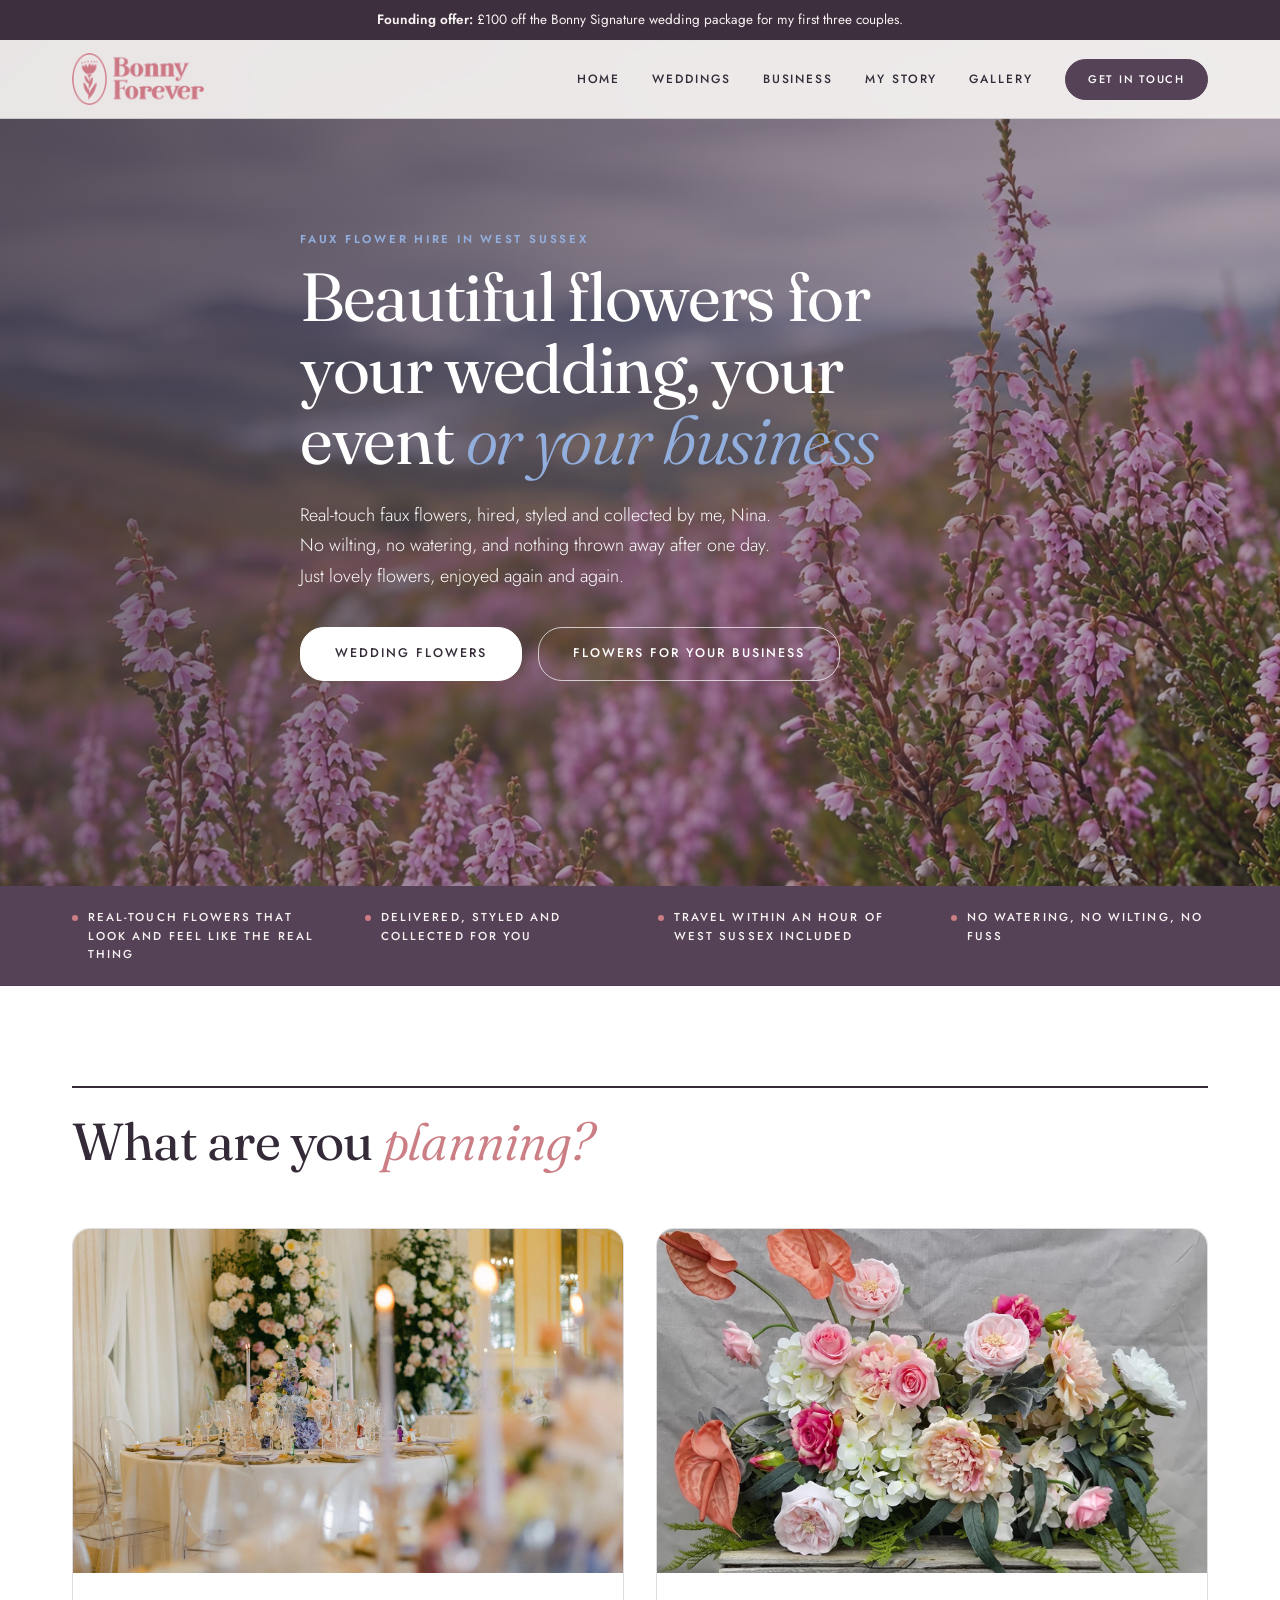
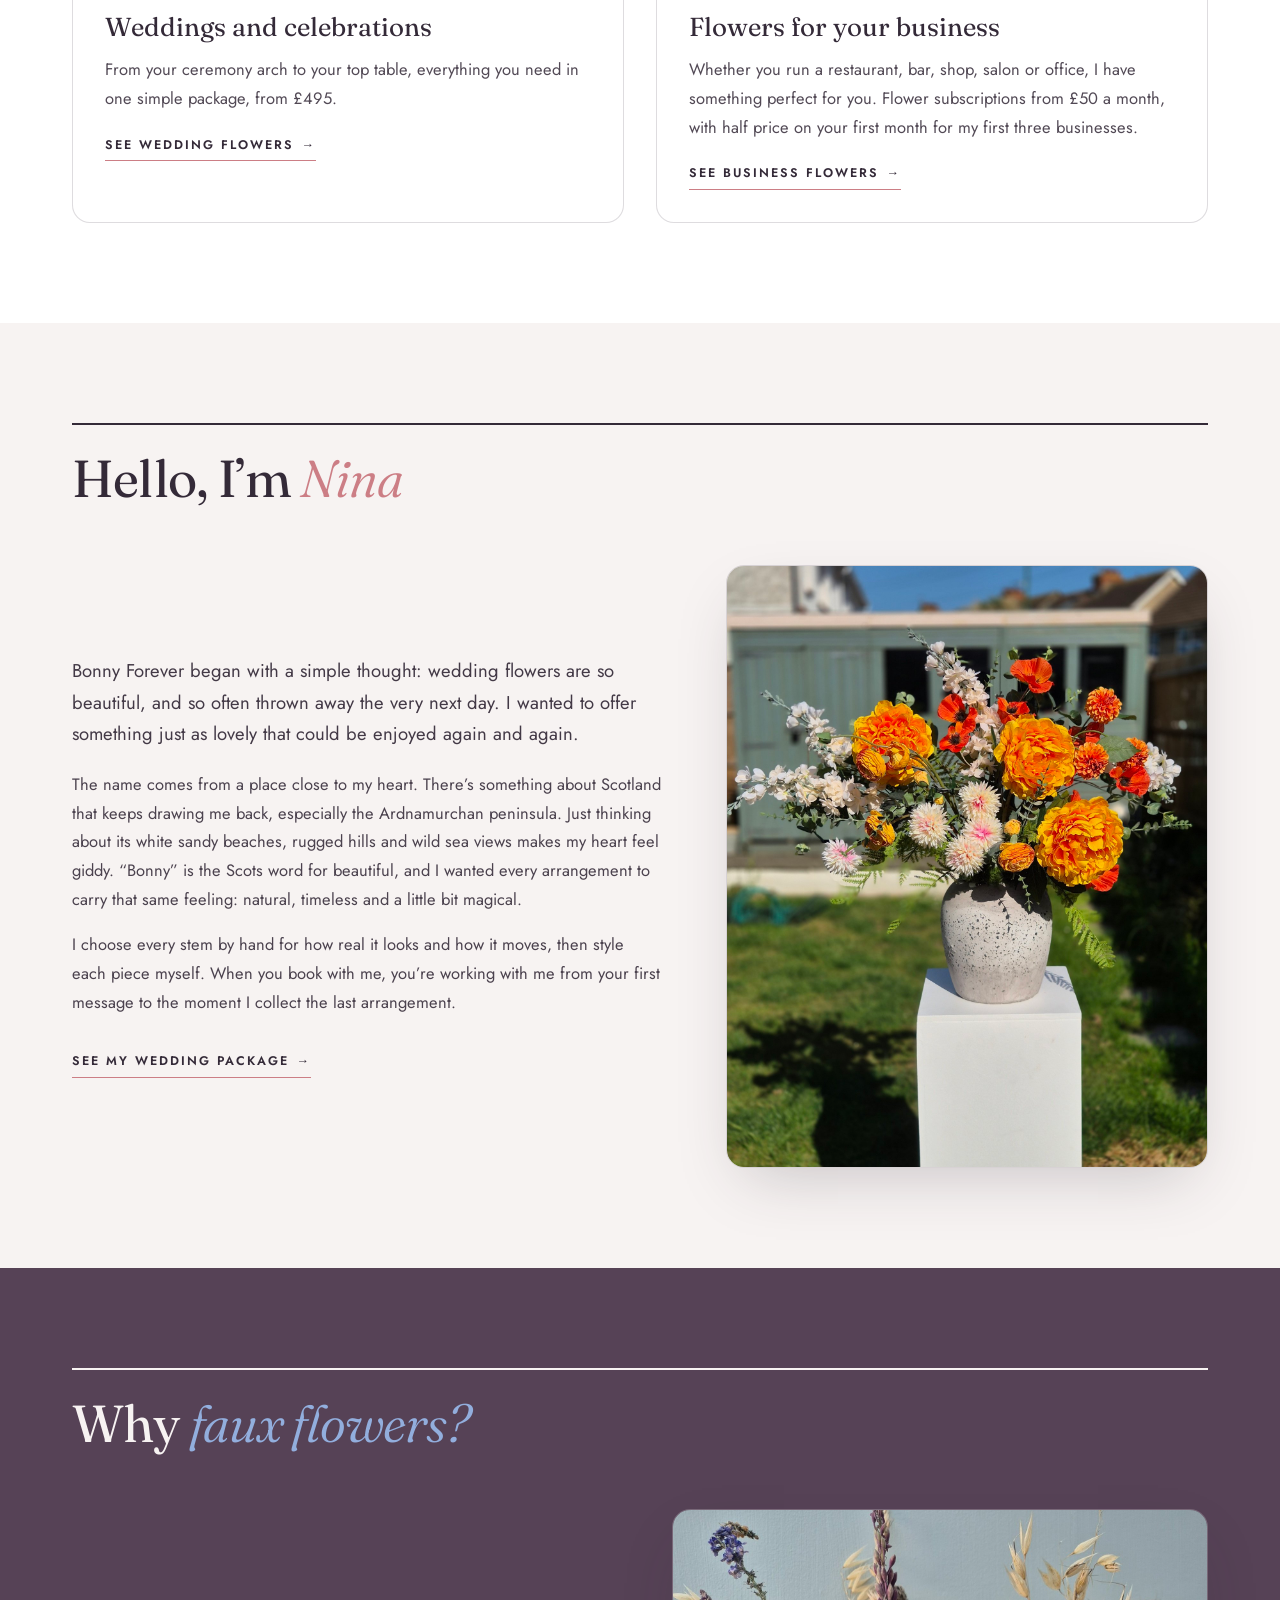
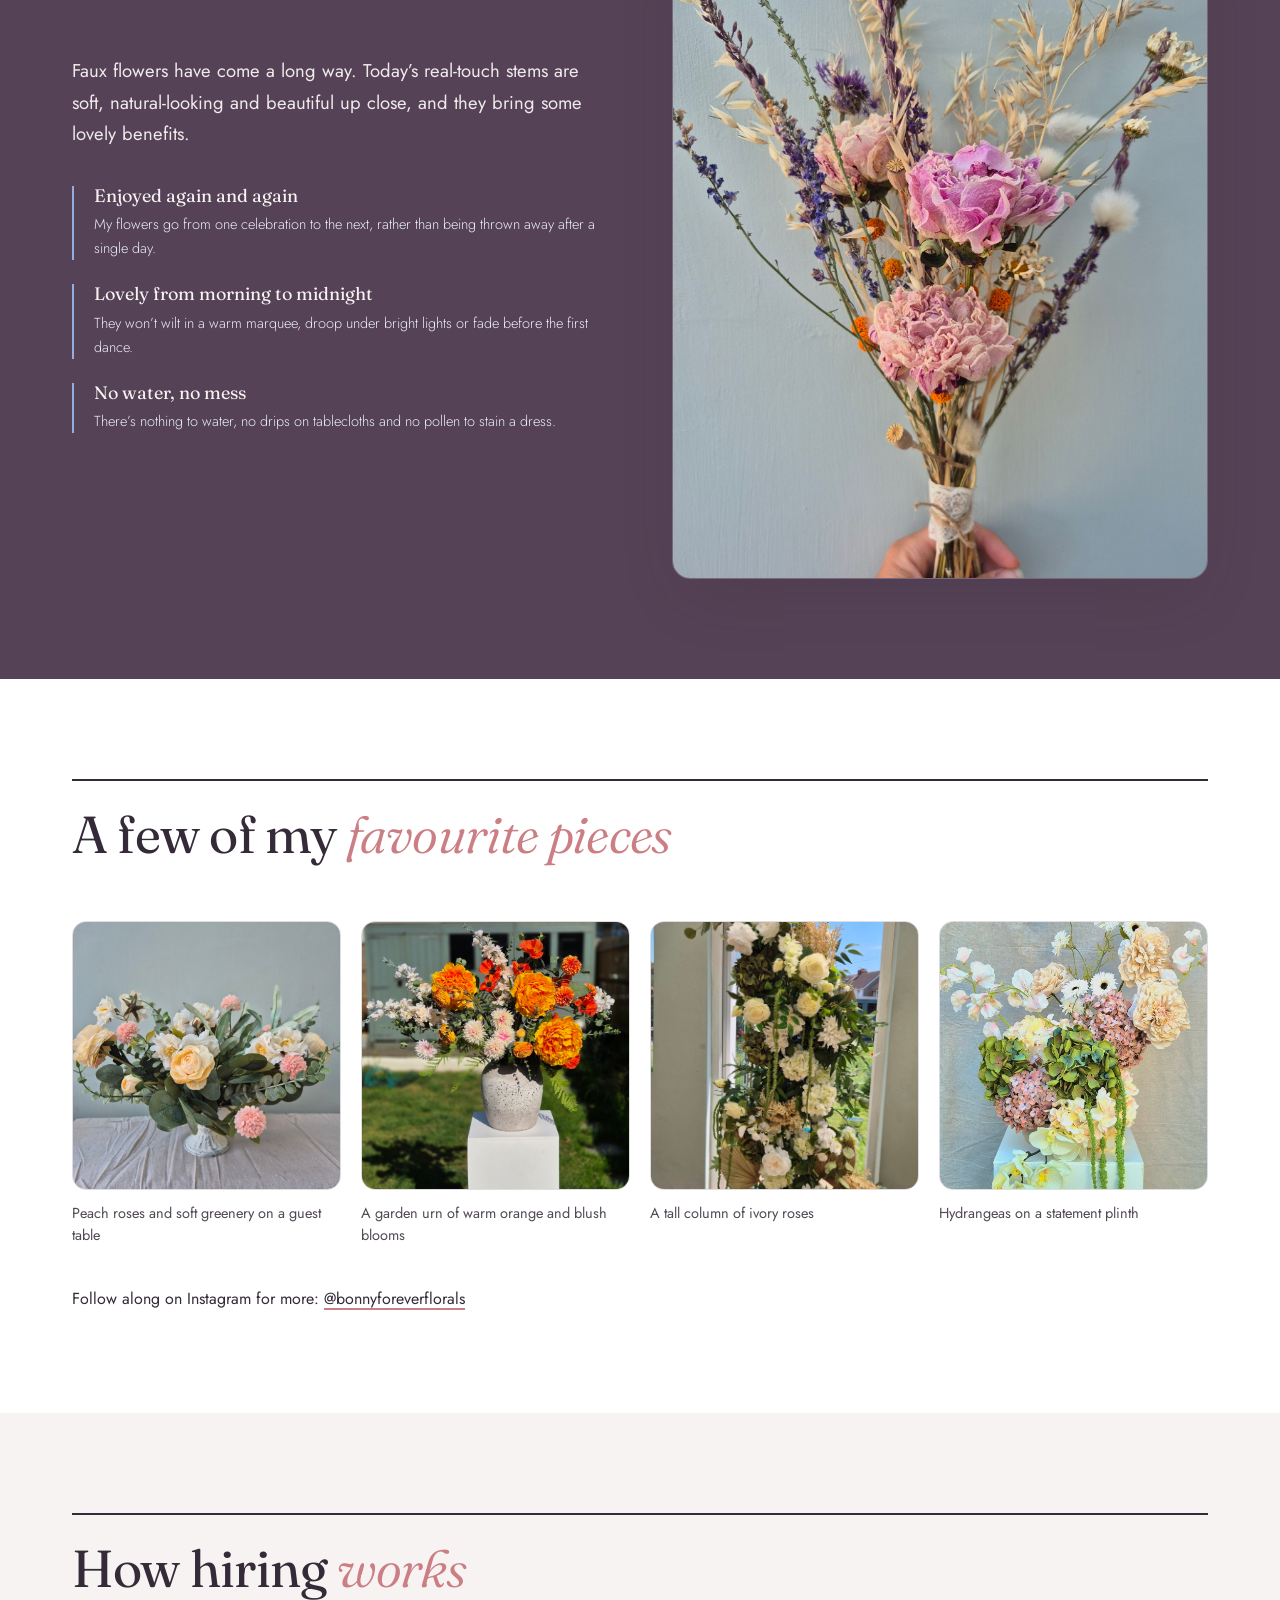
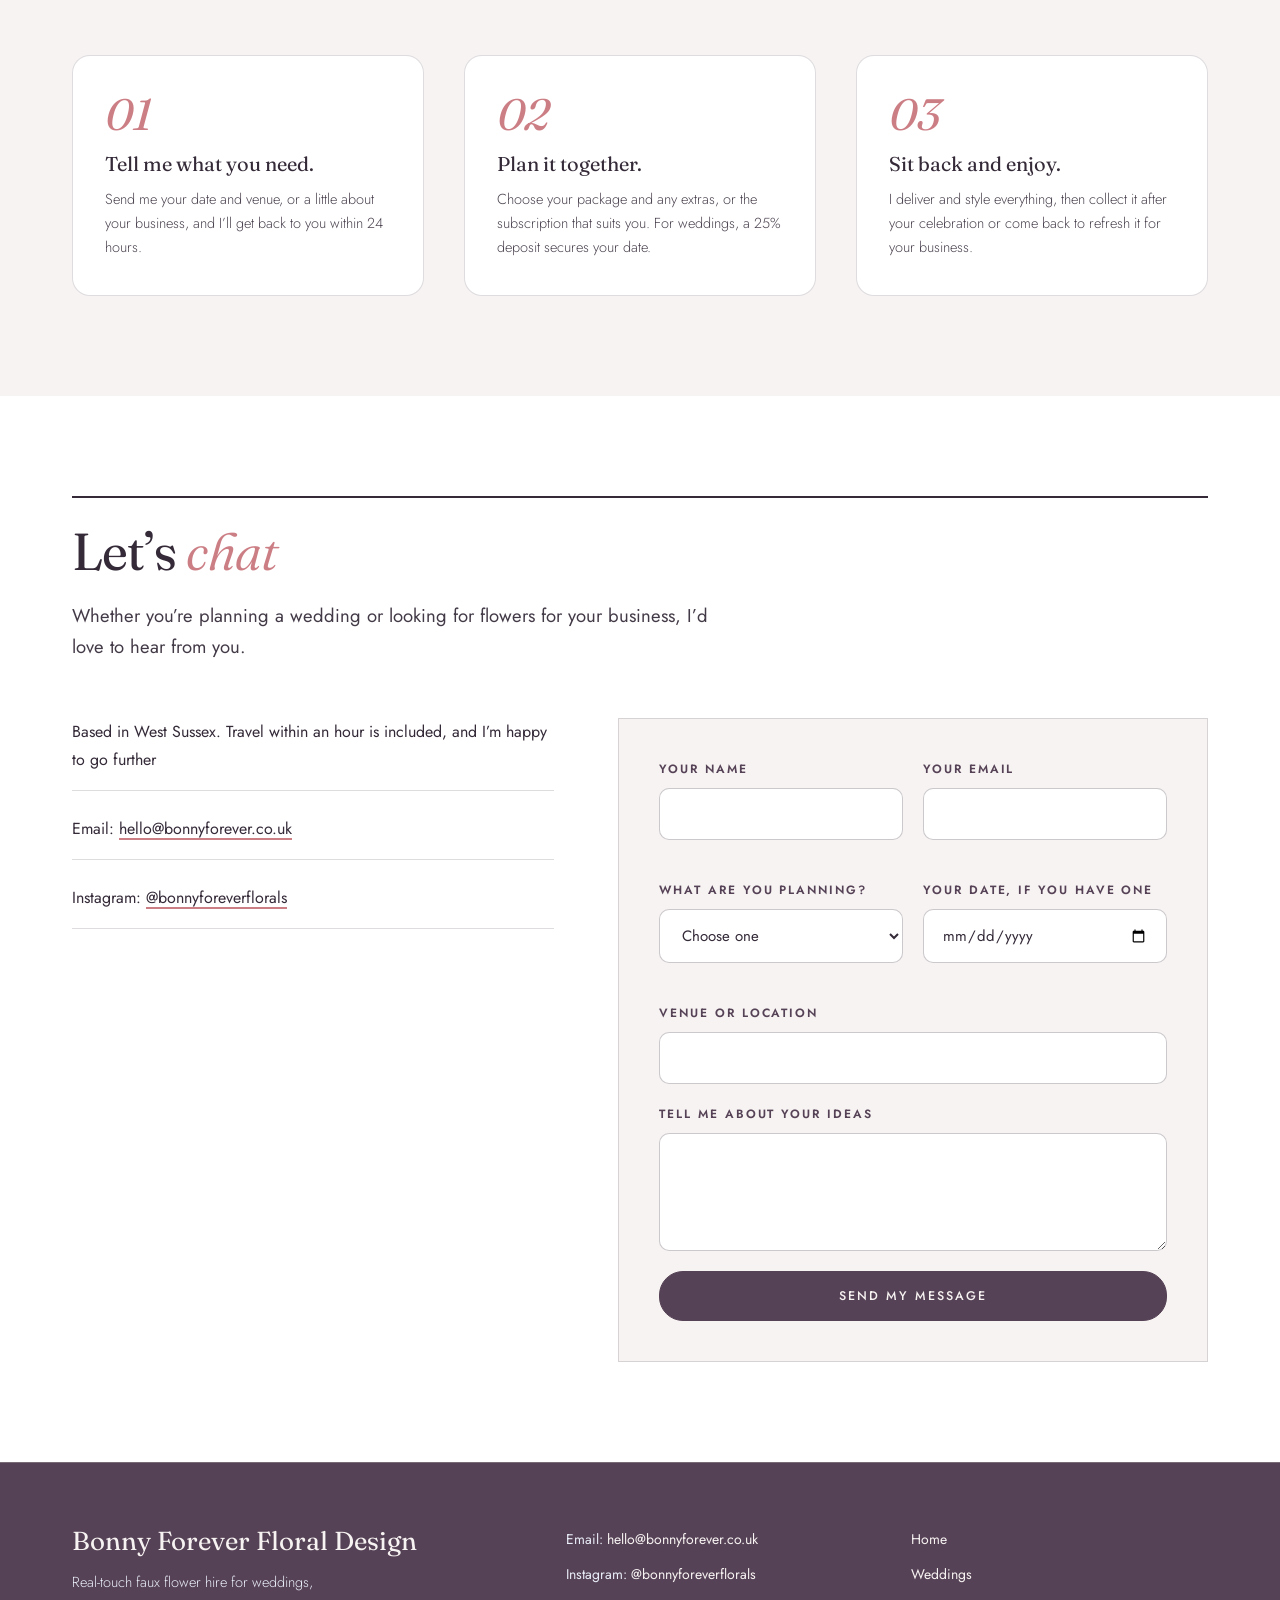
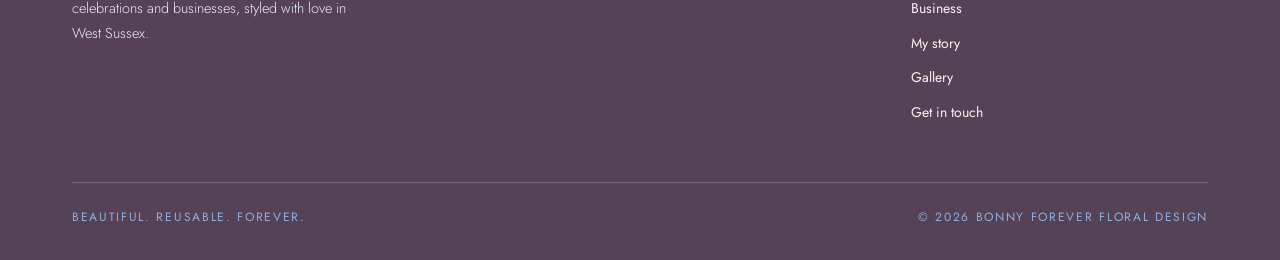
<file: site/index.html>
<!DOCTYPE html>
<html lang="en-GB">
<head>
<meta charset="UTF-8">
<meta name="viewport" content="width=device-width, initial-scale=1.0">
<title>Bonny Forever Floral Design | Faux Flower Hire in West Sussex</title>
<meta name="description" content="Real-touch faux flower hire for weddings, celebrations and businesses in West Sussex. Delivered, styled and collected by Nina.">
<link rel="icon" href="favicon.ico">
<link rel="apple-touch-icon" href="apple-touch-icon.png">
<!-- Social sharing (Open Graph). Absolute URLs: update them if the domain changes. -->
<meta property="og:type" content="website">
<meta property="og:site_name" content="Bonny Forever Floral Design">
<meta property="og:locale" content="en_GB">
<meta property="og:title" content="Bonny Forever Floral Design | Faux Flower Hire in West Sussex">
<meta property="og:description" content="Real-touch faux flower hire for weddings, celebrations and businesses in West Sussex. Delivered, styled and collected by Nina.">
<meta property="og:url" content="https://bonnyforever.co.uk/">
<meta property="og:image" content="https://bonnyforever.co.uk/images/social/share-home.jpg">
<meta property="og:image:width" content="1200">
<meta property="og:image:height" content="630">
<meta property="og:image:alt" content="Pink heather in flower across a moor, with misty hills and a lake in the distance">
<meta name="twitter:card" content="summary_large_image">
<link rel="preconnect" href="https://fonts.googleapis.com">
<link rel="preconnect" href="https://fonts.gstatic.com" crossorigin>
<link href="https://fonts.googleapis.com/css2?family=Fraunces:ital,opsz,wght,SOFT@0,9..144,300..600,100;1,9..144,300..600,100&family=Jost:wght@300;400;500;600&display=swap" rel="stylesheet">
<link rel="stylesheet" href="css/styles.css">
</head>
<body>

<!-- OFFER BANNER -->
<a class="offer-banner" href="weddings.html#offer"><strong>Founding offer:</strong> £100 off the Bonny Signature wedding package for my first three couples.</a>

<!-- SITE HEADER -->
<header class="site-header">
  <div class="wrap">
    <div class="nav-inner">
      <a href="#top" class="brand-mark">
        <img src="images/logo-pink.png" alt="Bonny Forever Floral Design" width="280" height="110">
      </a>
      <button type="button" class="nav-toggle" aria-expanded="false" aria-controls="main-nav" aria-label="Menu"><span class="nav-toggle-bars"></span></button>
      <nav class="main-nav" id="main-nav" aria-label="Main">
        <a href="#top" aria-current="page">Home</a>
        <a href="weddings.html">Weddings</a>
        <a href="commercial.html">Business</a>
        <a href="#about">My story</a>
        <a href="#gallery">Gallery</a>
        <a href="#contact" class="btn btn-primary btn-nav">Get in touch</a>
      </nav>
    </div>
  </div>
</header>

<main>

<!-- HERO -->
<section class="hero">
  <div class="hero-bg">
    <img src="images/pink-heather-moorland.jpg" alt="Pink heather in flower across a moor, with misty hills and a lake in the distance under a cloudy sky" width="1774" height="887">
  </div>
  <div class="wrap">
    <div class="hero-content">
      <span class="eyebrow light">Faux flower hire in West Sussex</span>
      <h1>Beautiful flowers for your wedding, your event <em>or your business</em></h1>
      <p>Real-touch faux flowers, hired, styled and collected by me, Nina. No wilting, no watering, and nothing thrown away after one day. Just lovely flowers, enjoyed again and again.</p>
      <div class="hero-btns">
        <a href="weddings.html" class="btn btn-light">Wedding flowers</a>
        <a href="commercial.html" class="btn btn-light-outline">Flowers for your business</a>
      </div>
    </div>
  </div>
</section>

<!-- FOUR HIGHLIGHTS -->
<div class="trust-strip">
  <div class="wrap">
    <ul class="trust-inner">
      <li><i aria-hidden="true"></i>Real-touch flowers that look and feel like the real thing</li>
      <li><i aria-hidden="true"></i>Delivered, styled and collected for you</li>
      <li><i aria-hidden="true"></i>Travel within an hour of West Sussex included</li>
      <li><i aria-hidden="true"></i>No watering, no wilting, no fuss</li>
    </ul>
  </div>
</div>

<!-- WHAT ARE YOU PLANNING? -->
<section id="explore" class="section-white">
  <div class="wrap">
    <div class="sec-head">
      <h2 class="sec-title">What are you <em>planning?</em></h2>
    </div>
    <div class="explore-grid">
      <a href="weddings.html" class="explore-card">
        <div class="explore-img">
          <img src="images/wedding-reception-hollyclark.webp" alt="Candlelit wedding reception tables with tall faux floral columns and centrepieces" width="2048" height="1463" loading="lazy">
        </div>
        <div class="explore-body">
          <h3>Weddings and celebrations</h3>
          <p>From your ceremony arch to your top table, everything you need in one simple package, from £495.</p>
          <span class="btn-link">See wedding flowers</span>
        </div>
      </a>
      <a href="commercial.html" class="explore-card">
        <div class="explore-img">
          <img src="images/crate-anthuriums-roses.jpg" alt="Faux arrangement of coral anthuriums and pink roses on a wooden crate" width="1500" height="2000" loading="lazy">
        </div>
        <div class="explore-body">
          <h3>Flowers for your business</h3>
          <p>Whether you run a restaurant, bar, shop, salon or office, I have something perfect for you. Flower subscriptions from £50 a month, with half price on your first month for my first three businesses.</p>
          <span class="btn-link">See business flowers</span>
        </div>
      </a>
    </div>
  </div>
</section>

<!-- MY STORY -->
<section id="about">
  <div class="wrap">
    <div class="sec-head">
      <h2 class="sec-title">Hello, I&rsquo;m <em>Nina</em></h2>
    </div>
    <div class="story-grid">
      <div class="story-copy">
        <p class="lead">Bonny Forever began with a simple thought: wedding flowers are so beautiful, and so often thrown away the very next day. I wanted to offer something just as lovely that could be enjoyed again and again.</p>
        <p>The name comes from a place close to my heart. There&rsquo;s something about Scotland that keeps drawing me back, especially the Ardnamurchan peninsula. Just thinking about its white sandy beaches, rugged hills and wild sea views makes my heart feel giddy. &ldquo;Bonny&rdquo; is the Scots word for beautiful, and I wanted every arrangement to carry that same feeling: natural, timeless and a little bit magical.</p>
        <p>I choose every stem by hand for how real it looks and how it moves, then style each piece myself. When you book with me, you&rsquo;re working with me from your first message to the moment I collect the last arrangement.</p>
        <a href="weddings.html" class="btn-link">See my wedding package</a>
      </div>
      <div class="story-img">
        <img src="images/urn-orange-roses-garden.jpg" alt="Bright orange and blush faux flowers in a stone urn on a white plinth, set on a garden lawn" width="1500" height="2000" loading="lazy">
      </div>
    </div>
  </div>
</section>

<!-- WHY FAUX FLOWERS? -->
<section id="why-faux" class="why-faux">
  <div class="wrap">
    <div class="sec-head light">
      <h2 class="sec-title light">Why <em>faux flowers?</em></h2>
    </div>
    <div class="why-grid">
      <div>
        <p class="lead light">Faux flowers have come a long way. Today&rsquo;s real-touch stems are soft, natural-looking and beautiful up close, and they bring some lovely benefits.</p>
        <div class="why-points">
          <div class="pillar">
            <h3>Enjoyed again and again</h3>
            <p>My flowers go from one celebration to the next, rather than being thrown away after a single day.</p>
          </div>
          <div class="pillar">
            <h3>Lovely from morning to midnight</h3>
            <p>They won&rsquo;t wilt in a warm marquee, droop under bright lights or fade before the first dance.</p>
          </div>
          <div class="pillar">
            <h3>No water, no mess</h3>
            <p>There&rsquo;s nothing to water, no drips on tablecloths and no pollen to stain a dress.</p>
          </div>
        </div>
      </div>
      <div class="story-img on-dark">
        <img src="images/dried-bouquet-in-hand.jpg" alt="A hand holding a bouquet of lavender, pink blooms and golden dried grasses" width="1500" height="2000" loading="lazy">
      </div>
    </div>
  </div>
</section>

<!-- GALLERY -->
<section id="gallery" class="section-white">
  <div class="wrap">
    <div class="sec-head">
      <h2 class="sec-title">A few of my <em>favourite pieces</em></h2>
    </div>
    <div class="gallery-grid">
      <figure class="gallery-item">
        <div class="gallery-frame"><img src="images/centrepiece-peach-roses.jpg" alt="Peach roses and soft greenery on a guest table" width="1496" height="1496" loading="lazy"></div>
        <figcaption>Peach roses and soft greenery on a guest table</figcaption>
      </figure>
      <figure class="gallery-item">
        <div class="gallery-frame"><img src="images/urn-orange-roses-garden.jpg" alt="A garden urn of warm orange and blush blooms" width="1500" height="2000" loading="lazy"></div>
        <figcaption>A garden urn of warm orange and blush blooms</figcaption>
      </figure>
      <figure class="gallery-item">
        <div class="gallery-frame"><img src="images/floral-arch-window-alt.jpg" alt="A tall column of ivory roses" width="1116" height="1941" loading="lazy"></div>
        <figcaption>A tall column of ivory roses</figcaption>
      </figure>
      <figure class="gallery-item">
        <div class="gallery-frame"><img src="images/plinth-hydrangeas.jpg" alt="Hydrangeas on a statement plinth" width="1051" height="1741" loading="lazy"></div>
        <figcaption>Hydrangeas on a statement plinth</figcaption>
      </figure>
    </div>
    <p class="gallery-more">Follow along on Instagram for more: <a class="text-link" href="https://instagram.com/bonnyforeverflorals">@bonnyforeverflorals</a></p>
  </div>
</section>

<!-- HOW HIRING WORKS -->
<section id="process">
  <div class="wrap">
    <div class="sec-head">
      <h2 class="sec-title">How hiring <em>works</em></h2>
    </div>
    <ol class="process-grid">
      <li class="process-step">
        <div class="step-num" aria-hidden="true">01</div>
        <h3>Tell me what you need.</h3>
        <p>Send me your date and venue, or a little about your business, and I&rsquo;ll get back to you within 24 hours.</p>
      </li>
      <li class="process-step">
        <div class="step-num" aria-hidden="true">02</div>
        <h3>Plan it together.</h3>
        <p>Choose your package and any extras, or the subscription that suits you. For weddings, a 25% deposit secures your date.</p>
      </li>
      <li class="process-step">
        <div class="step-num" aria-hidden="true">03</div>
        <h3>Sit back and enjoy.</h3>
        <p>I deliver and style everything, then collect it after your celebration or come back to refresh it for your business.</p>
      </li>
    </ol>
  </div>
</section>

<!-- GET IN TOUCH -->
<section id="contact" class="contact-section">
  <div class="wrap">
    <div class="sec-head">
      <h2 class="sec-title">Let&rsquo;s <em>chat</em></h2>
      <p class="lead">Whether you&rsquo;re planning a wedding or looking for flowers for your business, I&rsquo;d love to hear from you.</p>
    </div>

    <div class="contact-grid">
      <ul class="contact-info">
        <li class="info-item">Based in West Sussex. Travel within an hour is included, and I&rsquo;m happy to go further</li>
        <li class="info-item">Email: <a href="mailto:hello@bonnyforever.co.uk">hello@bonnyforever.co.uk</a></li>
        <li class="info-item">Instagram: <a href="https://instagram.com/bonnyforeverflorals">@bonnyforeverflorals</a></li>
      </ul>

      <div class="form-box">
        <form id="enquiryForm">
          <div class="form-row">
            <div class="form-group">
              <label for="name">Your name</label>
              <input type="text" id="name" name="name" autocomplete="name" required>
            </div>
            <div class="form-group">
              <label for="email">Your email</label>
              <input type="email" id="email" name="email" autocomplete="email" required>
            </div>
          </div>

          <div class="form-row">
            <div class="form-group">
              <label for="type">What are you planning?</label>
              <select id="type" name="planning" required>
                <option value="">Choose one</option>
                <option value="wedding">Wedding</option>
                <option value="celebration">Another celebration</option>
                <option value="business">Flowers for my business</option>
                <option value="other">Something else</option>
              </select>
            </div>
            <div class="form-group">
              <label for="date">Your date, if you have one</label>
              <input type="date" id="date" name="date">
            </div>
          </div>

          <div class="form-group">
            <label for="venue">Venue or location</label>
            <input type="text" id="venue" name="venue">
          </div>

          <div class="form-group">
            <label for="notes">Tell me about your ideas</label>
            <textarea id="notes" name="ideas" rows="4"></textarea>
          </div>

          <button type="submit" class="btn btn-primary btn-block">Send my message</button>

          <div id="formSuccess" class="form-success" role="status">Thank you! I&rsquo;ll be in touch within 24 hours.</div>
        </form>
      </div>
    </div>
  </div>
</section>

</main>

<!-- FOOTER -->
<footer class="site-footer">
  <div class="wrap">
    <div class="footer-grid">
      <div class="footer-brand">
        <h2>Bonny Forever Floral Design</h2>
        <p>Real-touch faux flower hire for weddings, celebrations and businesses, styled with love in West Sussex.</p>
      </div>
      <div class="footer-links">
        <ul>
          <li>Email: <a href="mailto:hello@bonnyforever.co.uk">hello@bonnyforever.co.uk</a></li>
          <li>Instagram: <a href="https://instagram.com/bonnyforeverflorals">@bonnyforeverflorals</a></li>
        </ul>
      </div>
      <nav class="footer-links" aria-label="Footer">
        <ul>
          <li><a href="#top">Home</a></li>
          <li><a href="weddings.html">Weddings</a></li>
          <li><a href="commercial.html">Business</a></li>
          <li><a href="#about">My story</a></li>
          <li><a href="#gallery">Gallery</a></li>
          <li><a href="#contact">Get in touch</a></li>
        </ul>
      </nav>
    </div>
    <div class="footer-bottom">
      <span>Beautiful. Reusable. Forever.</span>
      <span>&copy; 2026 Bonny Forever Floral Design</span>
    </div>
  </div>
</footer>

<script src="js/main.js"></script>
</body>
</html>
</file>
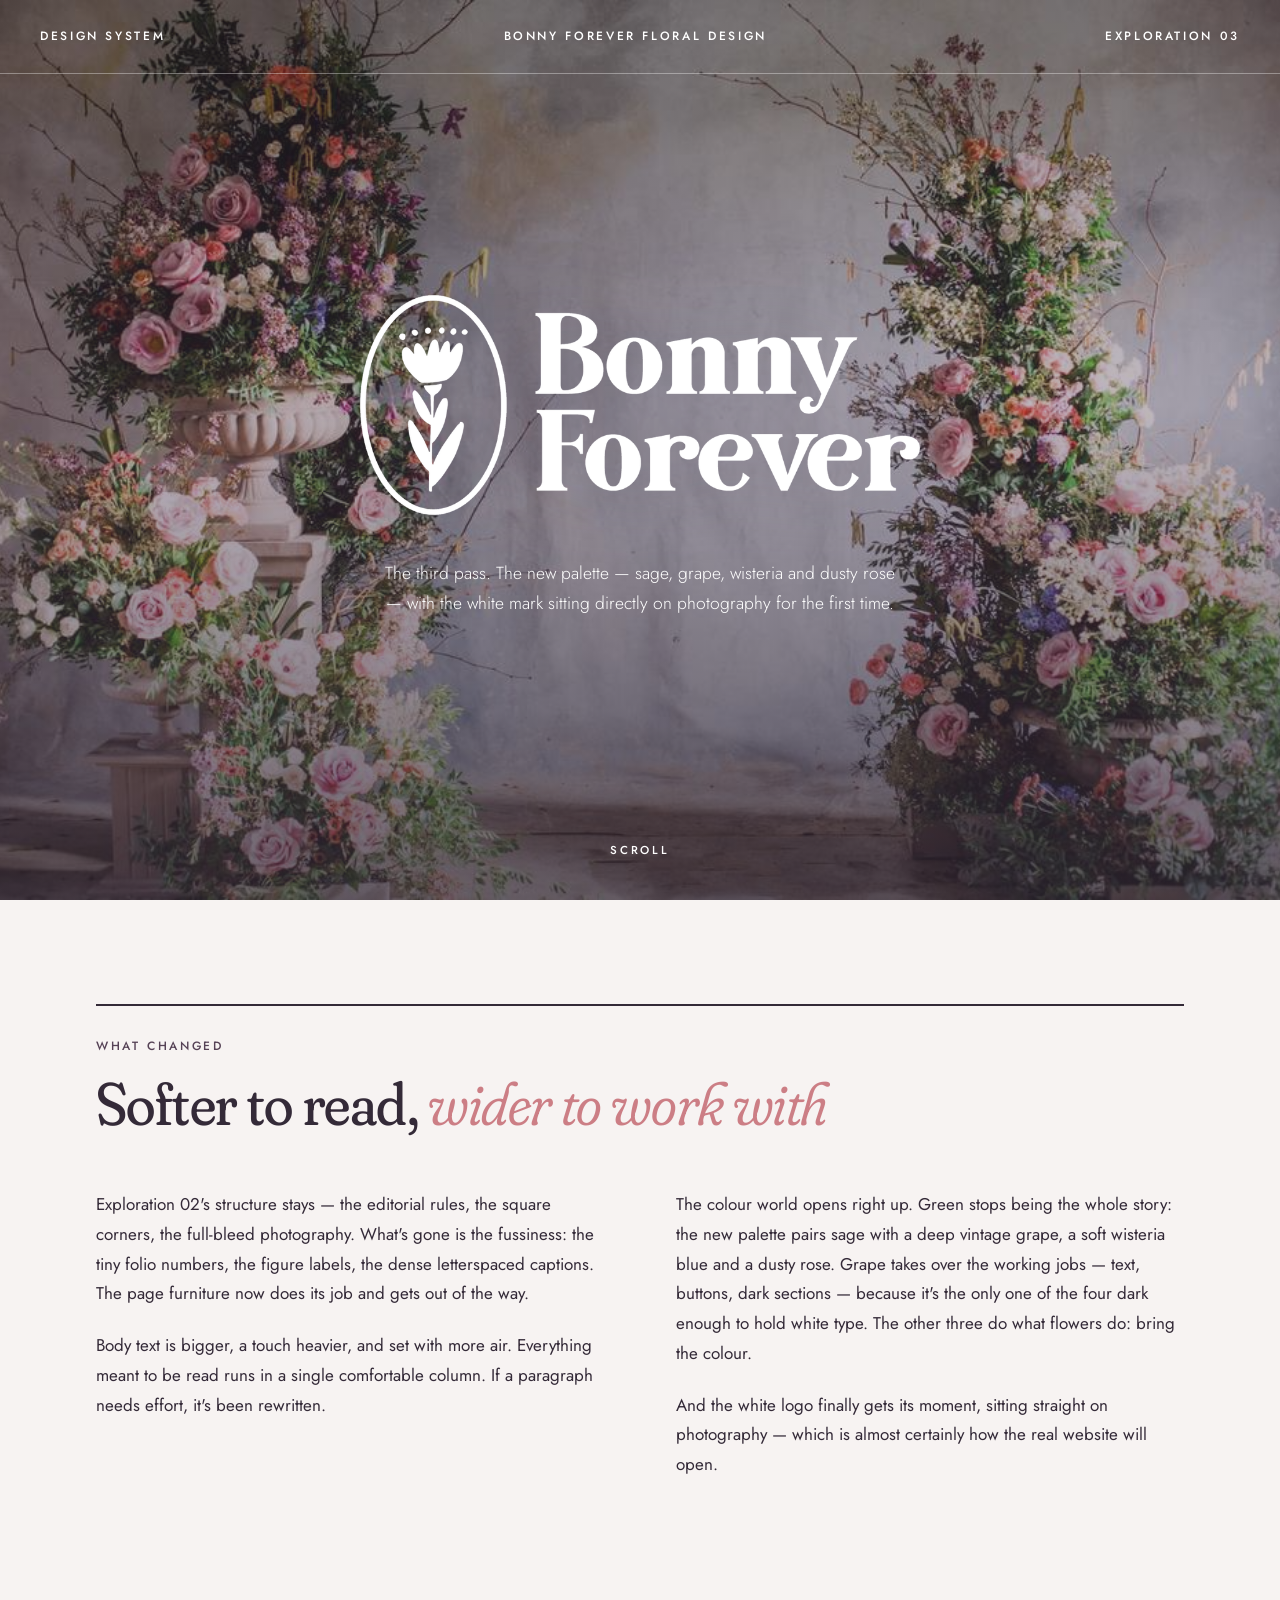
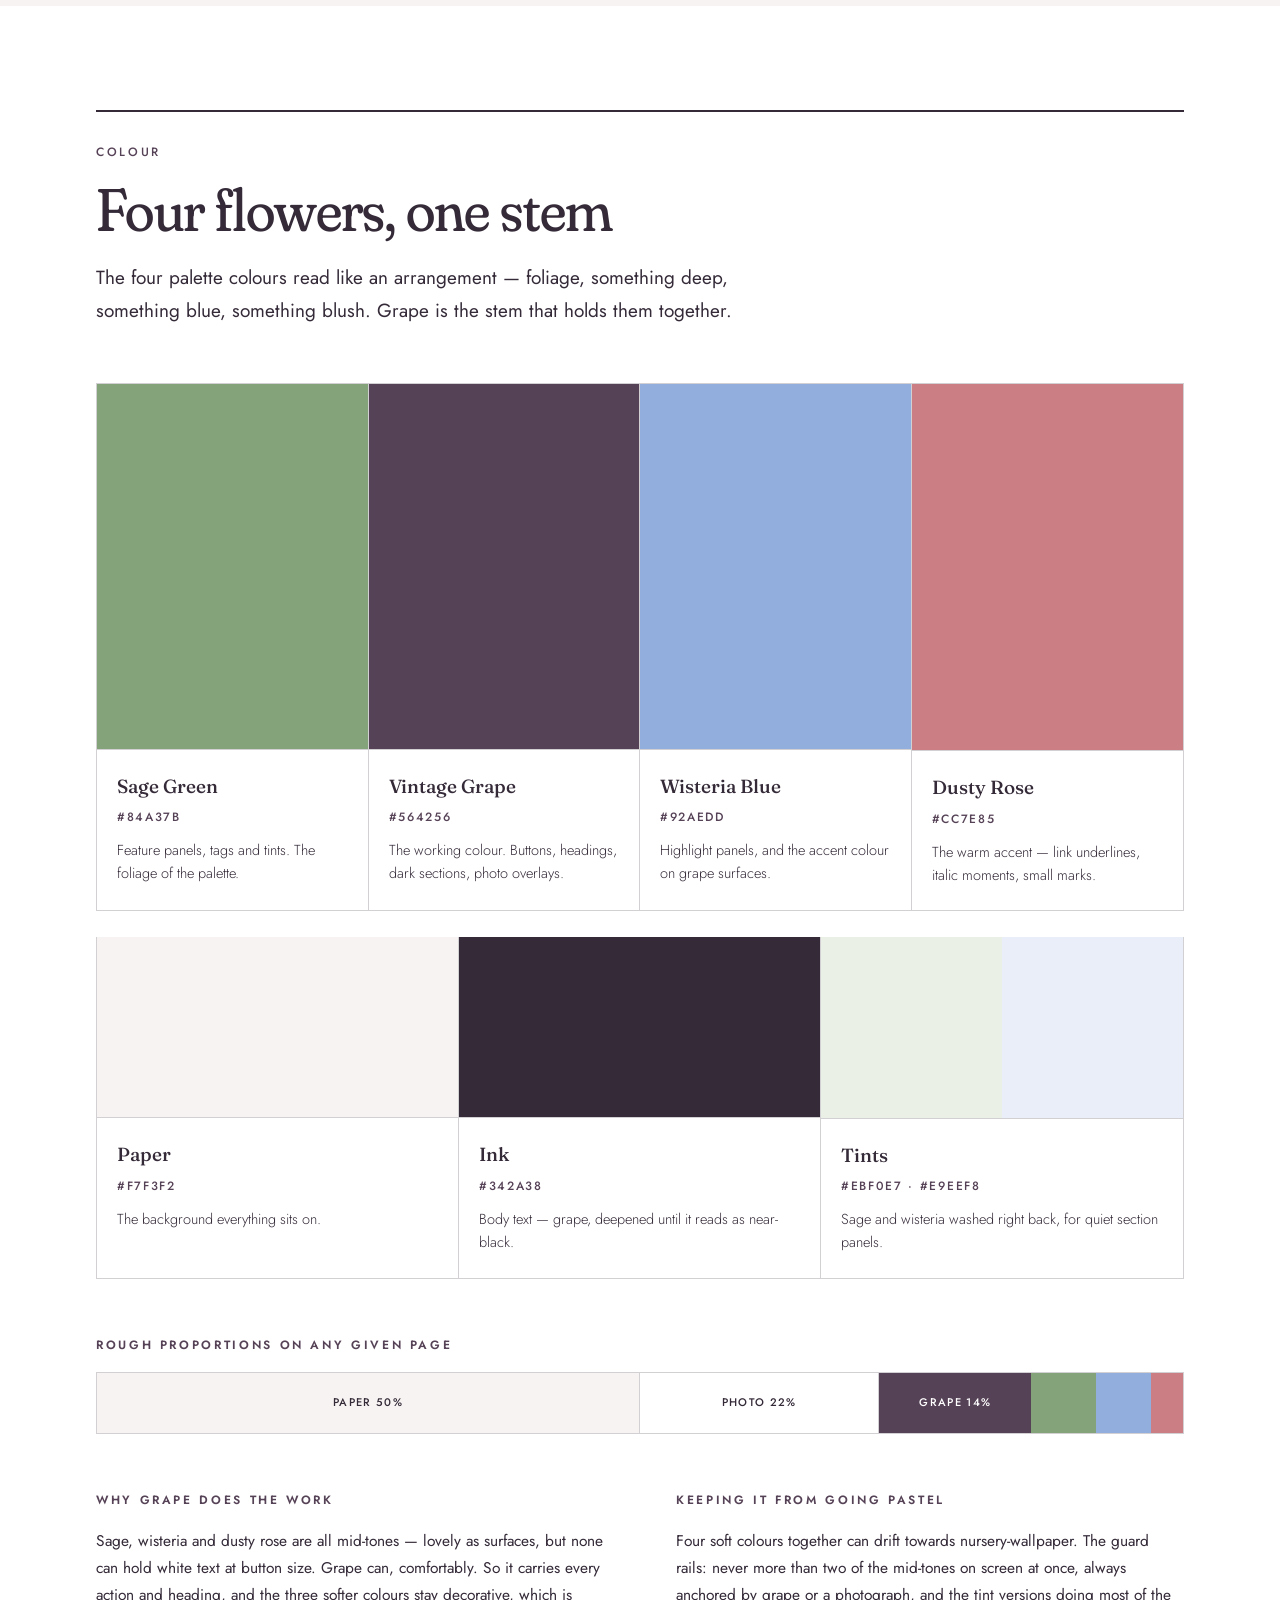
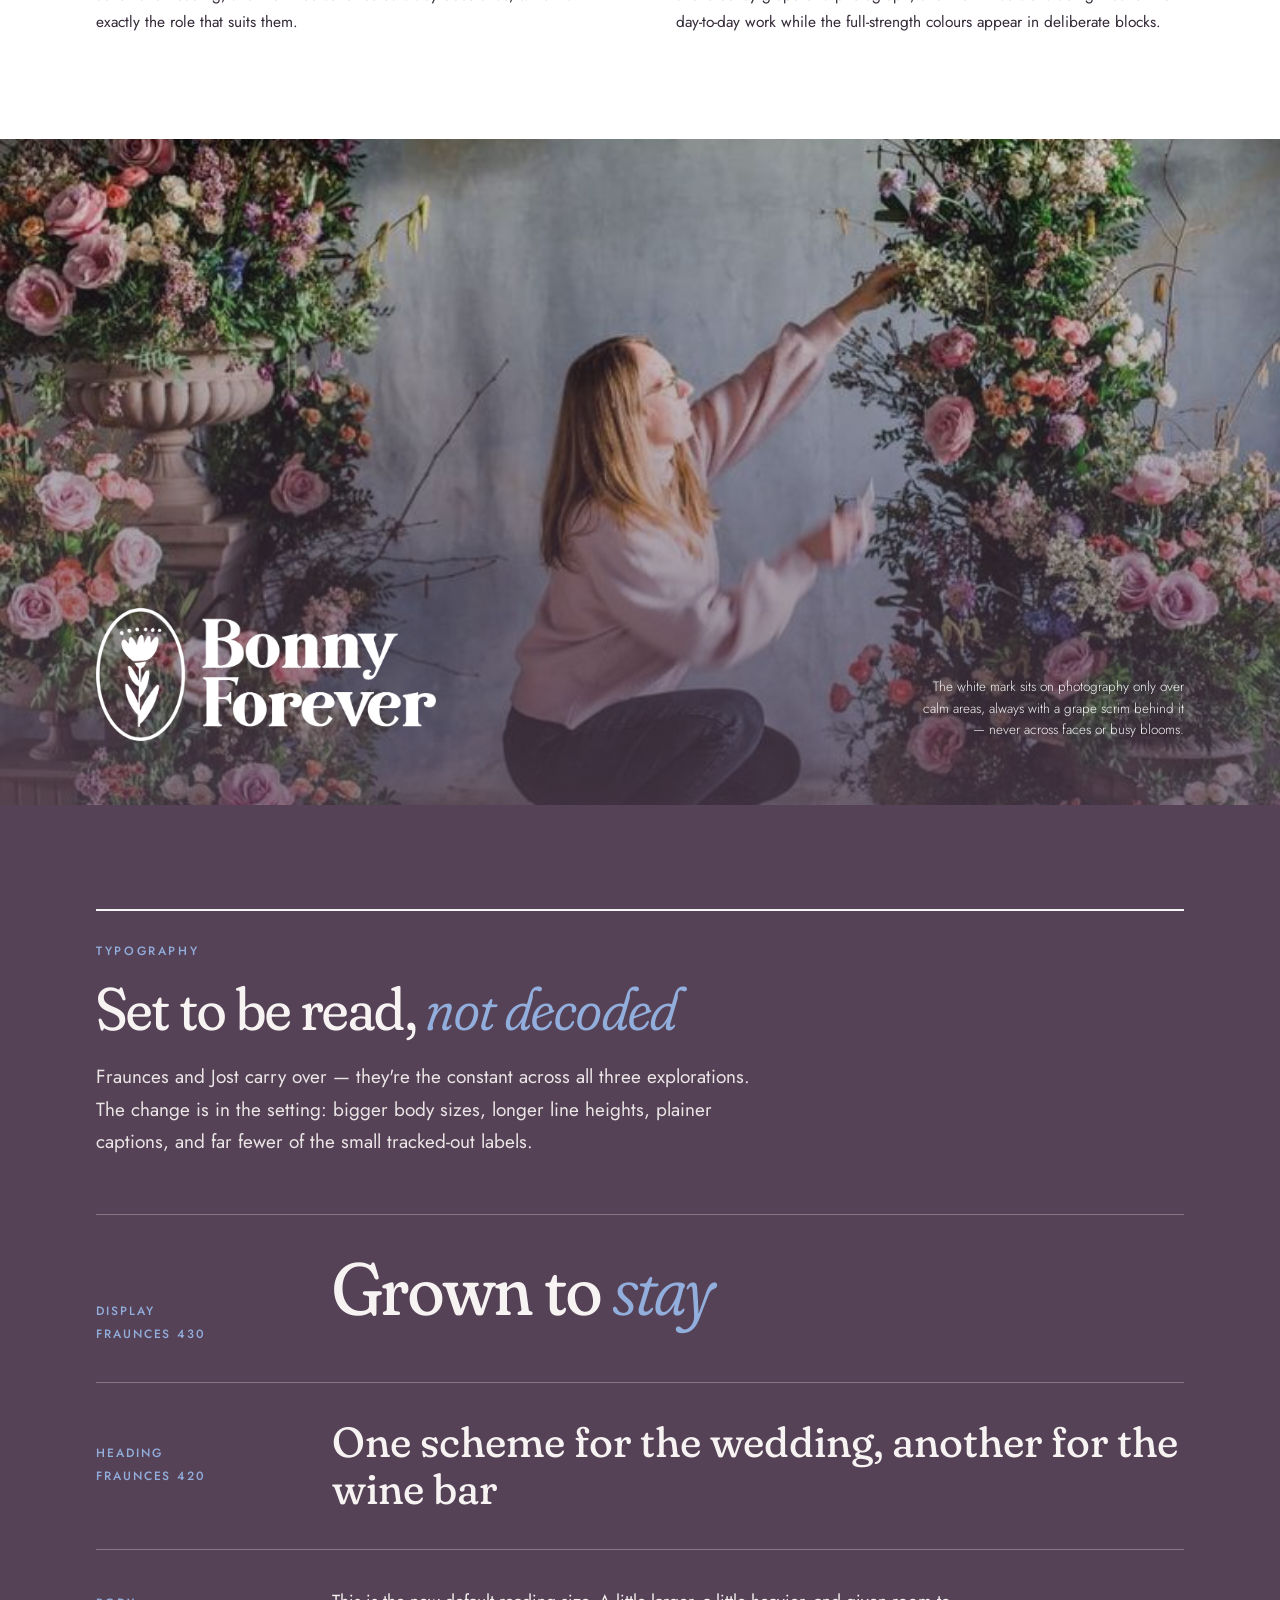
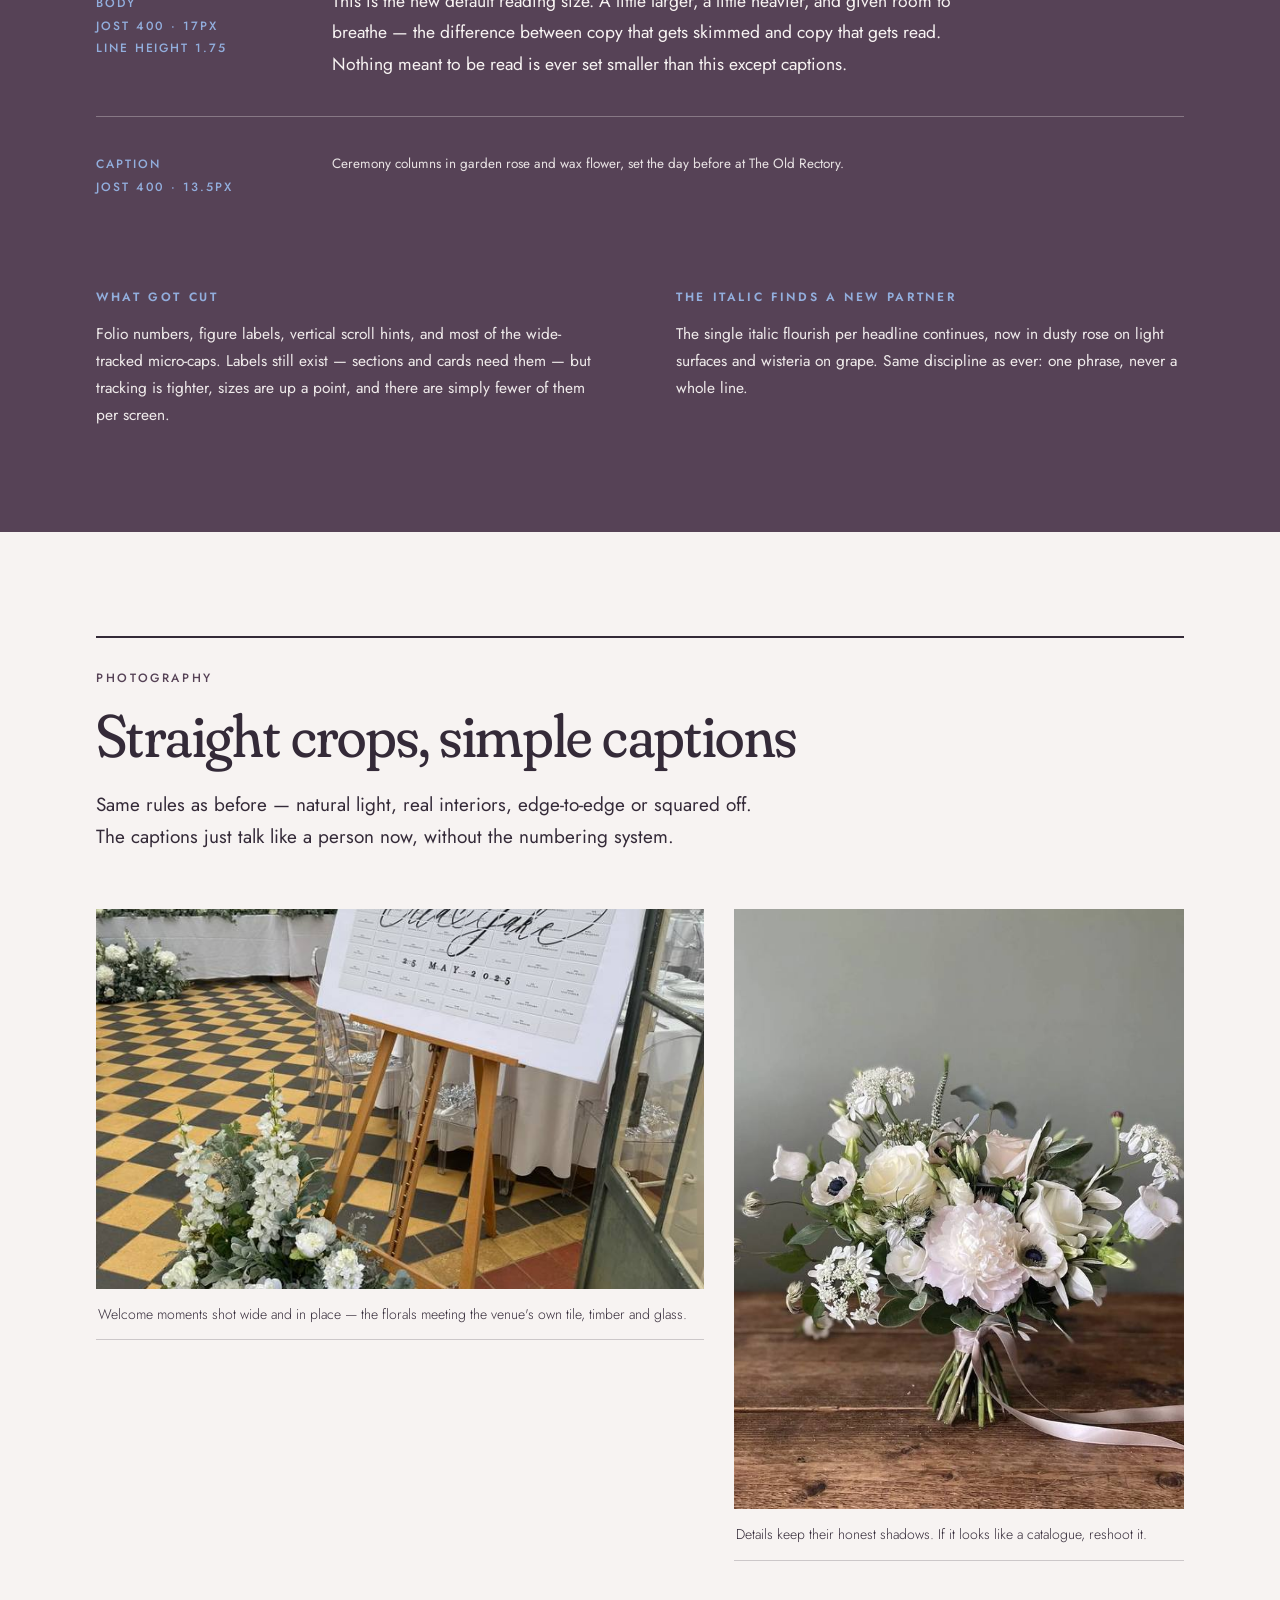
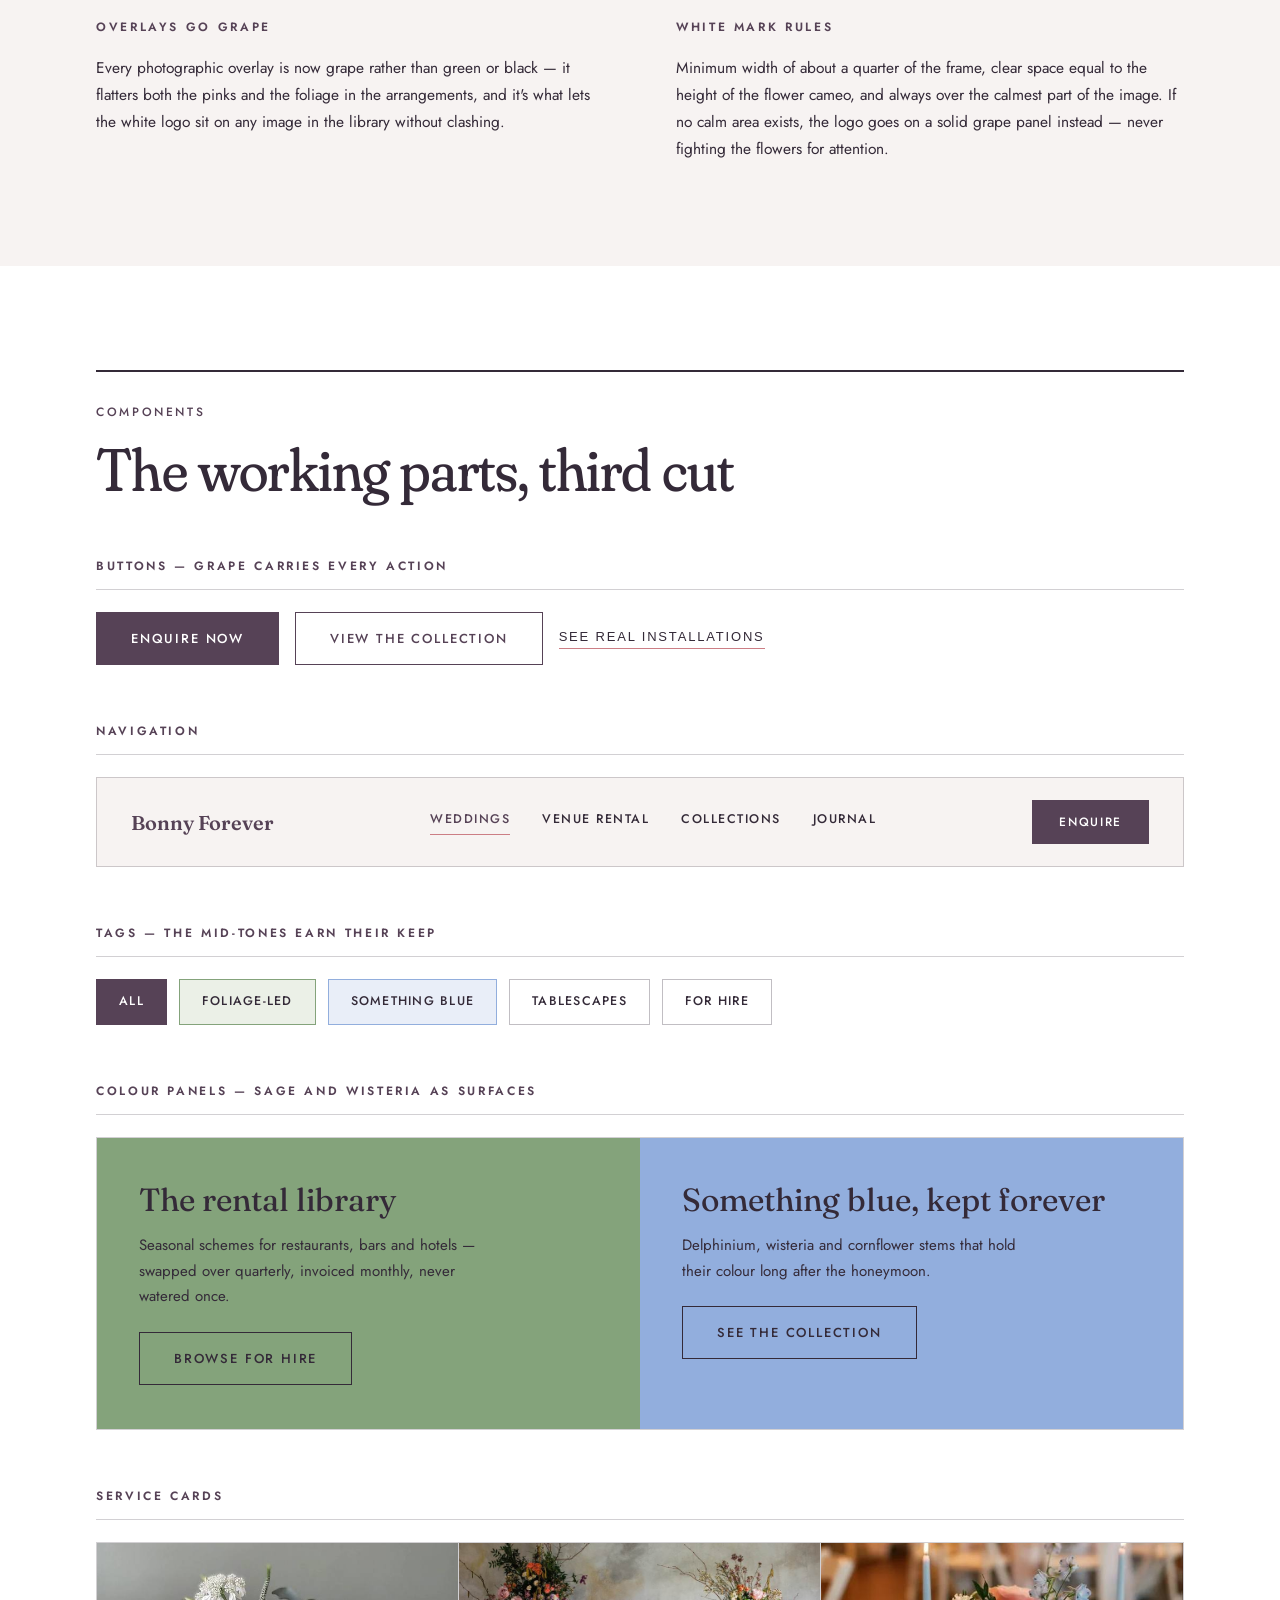
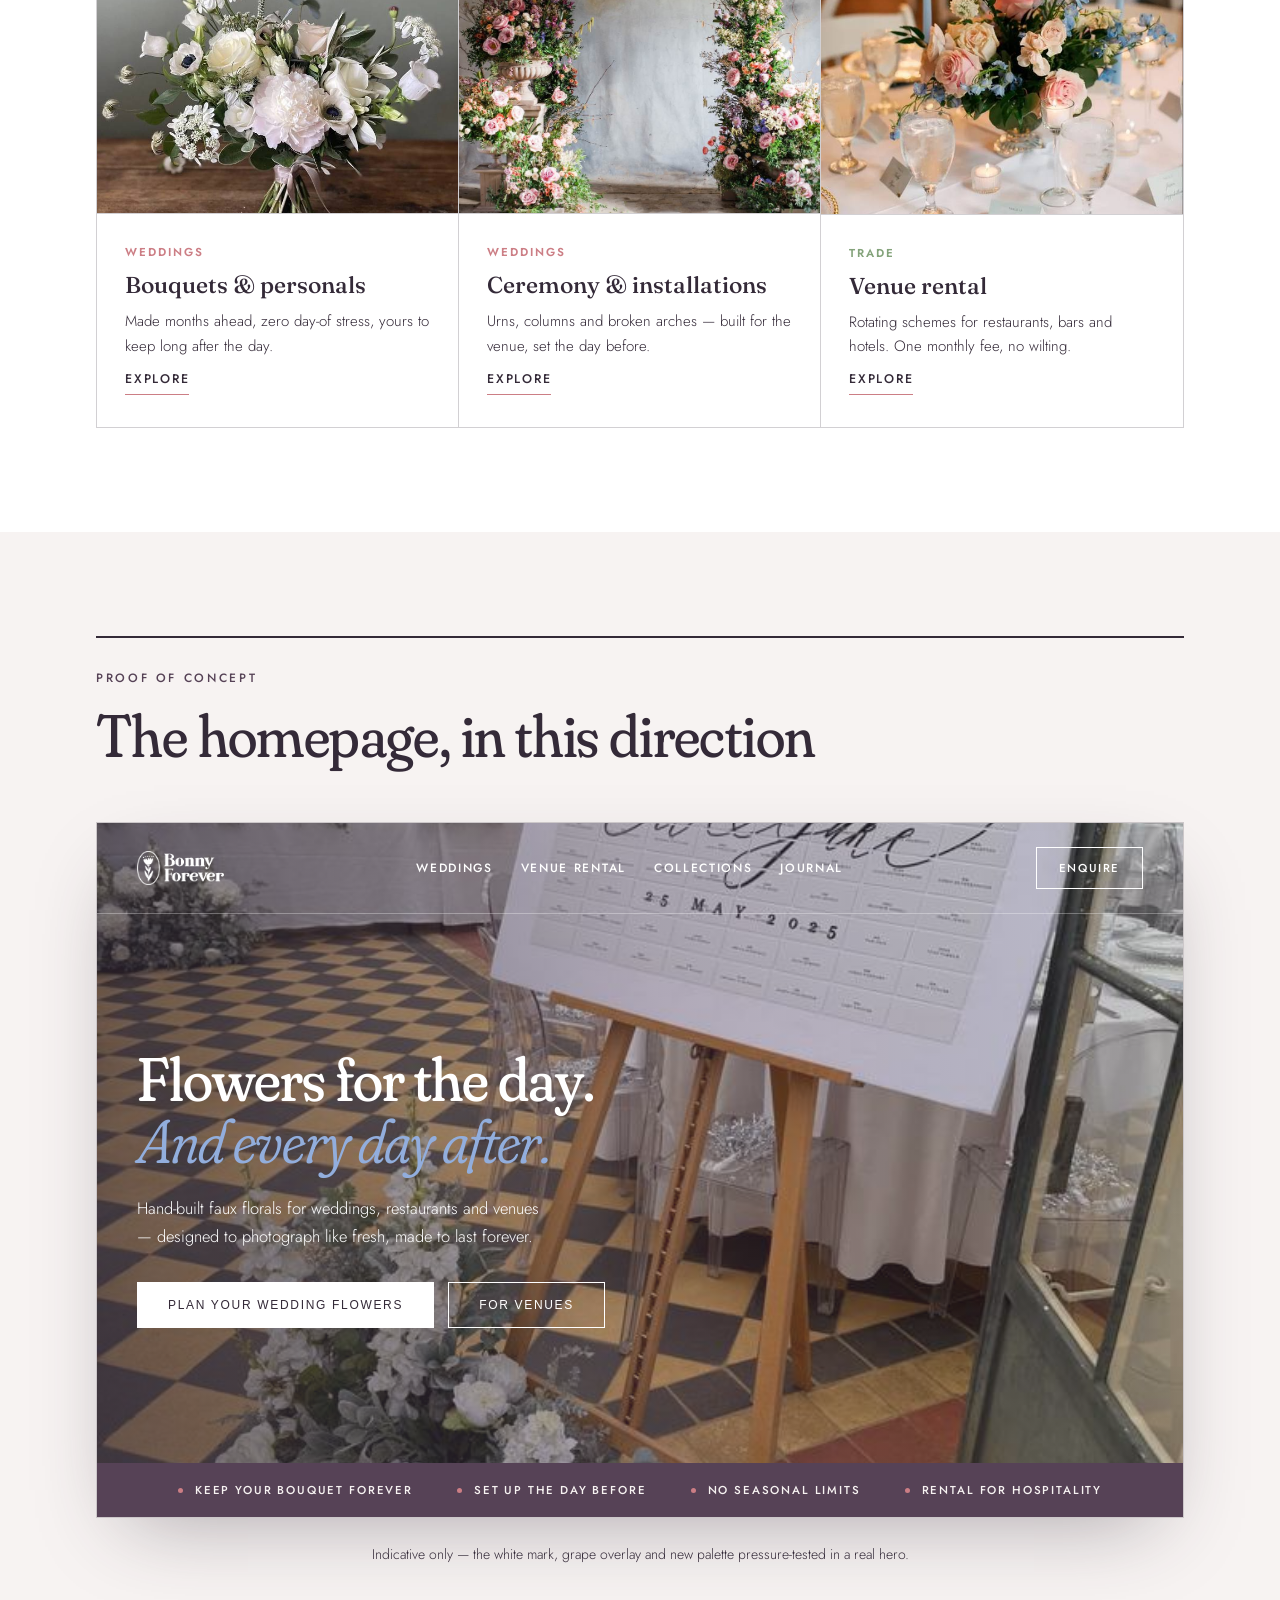
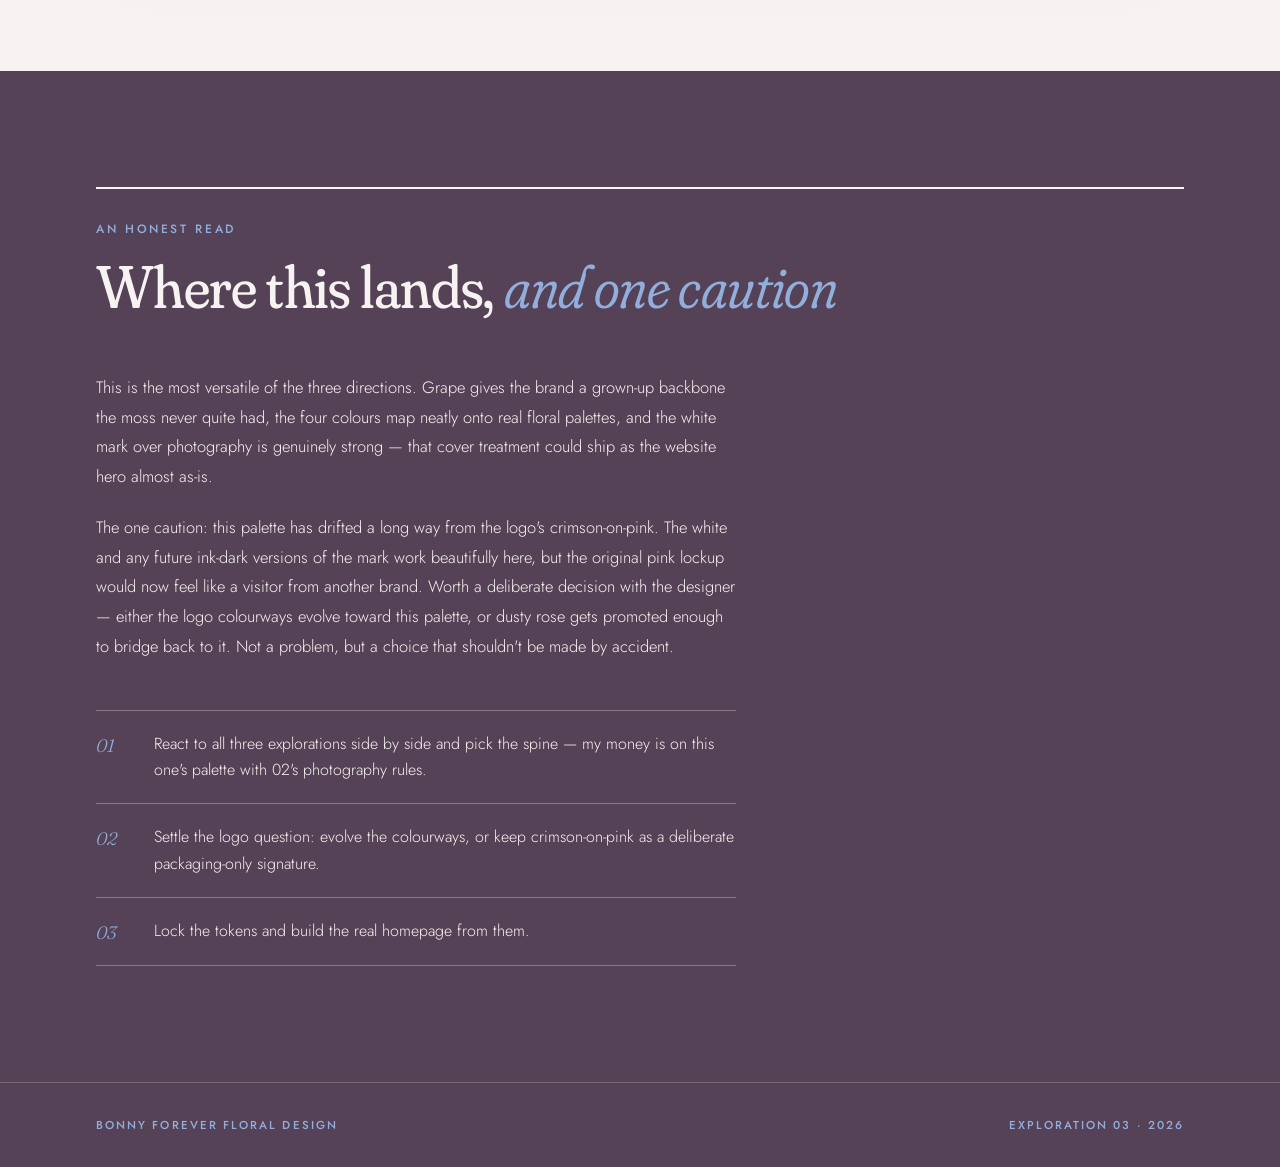
<file: design-system/bonny-forever-design-system-03.html>
<!DOCTYPE html>
<html lang="en-GB">
<head>
<meta charset="UTF-8">
<meta name="viewport" content="width=device-width, initial-scale=1.0">
<title>Bonny Forever — Design System 03</title>
<link rel="preconnect" href="https://fonts.googleapis.com">
<link rel="preconnect" href="https://fonts.gstatic.com" crossorigin>
<link href="https://fonts.googleapis.com/css2?family=Fraunces:ital,opsz,wght,SOFT@0,9..144,300..700,100;1,9..144,300..700,100&family=Jost:wght@300;400;500;600&display=swap" rel="stylesheet">
<link rel="stylesheet" href="design-system.css">
</head>
<body>

<!-- ============ COVER — the white mark over photography ============ -->
<header class="cover">
  <div class="bg"><img src="images/ceremony-urns-columns.jpg" alt="Floral urns and columns against a plaster wall"></div>
  <div class="masthead">
    <span>Design System</span>
    <span>Bonny Forever Floral Design</span>
    <span>Exploration 03</span>
  </div>
  <div class="cover-body">
    <img class="cover-logo rv in" src="images/logo-white.png" alt="Bonny Forever Floral Design — white logo">
    <p class="rv in">The third pass. The new palette — sage, grape, wisteria and dusty rose — with the white mark sitting directly on photography for the first time.</p>
  </div>
  <div class="cover-foot"><span>Scroll</span></div>
</header>

<!-- ============ WHAT CHANGED ============ -->
<section class="changed">
  <div class="wrap">
    <div class="sec-head rv">
      <span class="eyebrow">What changed</span>
      <h2 class="sec-title">Softer to read, <em>wider to work with</em></h2>
    </div>
    <div class="two-col rv">
      <div>
        <p class="body-copy">Exploration 02's structure stays — the editorial rules, the square corners, the full-bleed photography. What's gone is the fussiness: the tiny folio numbers, the figure labels, the dense letterspaced captions. The page furniture now does its job and gets out of the way.</p>
        <p class="body-copy">Body text is bigger, a touch heavier, and set with more air. Everything meant to be read runs in a single comfortable column. If a paragraph needs effort, it's been rewritten.</p>
      </div>
      <div>
        <p class="body-copy">The colour world opens right up. Green stops being the whole story: the new palette pairs sage with a deep vintage grape, a soft wisteria blue and a dusty rose. Grape takes over the working jobs — text, buttons, dark sections — because it's the only one of the four dark enough to hold white type. The other three do what flowers do: bring the colour.</p>
        <p class="body-copy">And the white logo finally gets its moment, sitting straight on photography — which is almost certainly how the real website will open.</p>
      </div>
    </div>
  </div>
</section>

<!-- ============ COLOUR ============ -->
<section class="colour">
  <div class="wrap">
    <div class="sec-head rv">
      <span class="eyebrow">Colour</span>
      <h2 class="sec-title">Four flowers, one stem</h2>
      <p class="lede">The four palette colours read like an arrangement — foliage, something deep, something blue, something blush. Grape is the stem that holds them together.</p>
    </div>
    <div class="swatches rv">
      <div class="swatch">
        <div class="chip" style="background:var(--sage)"></div>
        <div class="info"><h4>Sage Green</h4><div class="hex">#84A37B</div><p>Feature panels, tags and tints. The foliage of the palette.</p></div>
      </div>
      <div class="swatch">
        <div class="chip" style="background:var(--grape)"></div>
        <div class="info"><h4>Vintage Grape</h4><div class="hex">#564256</div><p>The working colour. Buttons, headings, dark sections, photo overlays.</p></div>
      </div>
      <div class="swatch">
        <div class="chip" style="background:var(--wisteria)"></div>
        <div class="info"><h4>Wisteria Blue</h4><div class="hex">#92AEDD</div><p>Highlight panels, and the accent colour on grape surfaces.</p></div>
      </div>
      <div class="swatch">
        <div class="chip" style="background:var(--rose)"></div>
        <div class="info"><h4>Dusty Rose</h4><div class="hex">#CC7E85</div><p>The warm accent — link underlines, italic moments, small marks.</p></div>
      </div>
    </div>
    <div class="support-row rv">
      <div class="swatch">
        <div class="chip" style="background:var(--paper)"></div>
        <div class="info"><h4>Paper</h4><div class="hex">#F7F3F2</div><p>The background everything sits on.</p></div>
      </div>
      <div class="swatch">
        <div class="chip" style="background:var(--ink)"></div>
        <div class="info"><h4>Ink</h4><div class="hex">#342A38</div><p>Body text — grape, deepened until it reads as near-black.</p></div>
      </div>
      <div class="swatch">
        <div class="chip" style="background:linear-gradient(90deg,var(--sage-tint) 50%,var(--wist-tint) 50%)"></div>
        <div class="info"><h4>Tints</h4><div class="hex">#EBF0E7 · #E9EEF8</div><p>Sage and wisteria washed right back, for quiet section panels.</p></div>
      </div>
    </div>
    <div class="rv">
      <h5 class="label">Rough proportions on any given page</h5>
      <div class="ratio">
        <div style="flex:5;background:var(--paper);color:var(--ink)">Paper 50%</div>
        <div style="flex:2.2;background:#fff;color:var(--ink);border-left:var(--rule);border-right:var(--rule)">Photo 22%</div>
        <div style="flex:1.4;background:var(--grape);color:#fff">Grape 14%</div>
        <div style="flex:.6;background:var(--sage)"></div>
        <div style="flex:.5;background:var(--wisteria)"></div>
        <div style="flex:.3;background:var(--rose)"></div>
      </div>
    </div>
    <div class="colour-note rv">
      <div>
        <h5 class="label">Why grape does the work</h5>
        <p>Sage, wisteria and dusty rose are all mid-tones — lovely as surfaces, but none can hold white text at button size. Grape can, comfortably. So it carries every action and heading, and the three softer colours stay decorative, which is exactly the role that suits them.</p>
      </div>
      <div>
        <h5 class="label">Keeping it from going pastel</h5>
        <p>Four soft colours together can drift towards nursery-wallpaper. The guard rails: never more than two of the mid-tones on screen at once, always anchored by grape or a photograph, and the tint versions doing most of the day-to-day work while the full-strength colours appear in deliberate blocks.</p>
      </div>
    </div>
  </div>
</section>

<!-- ============ FULL-BLEED — white mark in use ============ -->
<section class="bleed">
  <div class="bg"><img src="images/florist-at-work.jpg" alt="Florist working on a large installation"></div>
  <div class="inner rv">
    <div class="wrap">
      <img class="mark" src="images/logo-white.png" alt="Bonny Forever white logo over photography">
      <p class="cap">The white mark sits on photography only over calm areas, always with a grape scrim behind it — never across faces or busy blooms.</p>
    </div>
  </div>
</section>

<!-- ============ TYPE ============ -->
<section class="type">
  <div class="wrap">
    <div class="sec-head rv">
      <span class="eyebrow">Typography</span>
      <h2 class="sec-title" style="color:var(--paper)">Set to be read, <em>not decoded</em></h2>
      <p class="lede" style="opacity:.92">Fraunces and Jost carry over — they're the constant across all three explorations. The change is in the setting: bigger body sizes, longer line heights, plainer captions, and far fewer of the small tracked-out labels.</p>
    </div>
    <div class="specimen rv">
      <div class="spec-row">
        <div class="meta">Display<br>Fraunces 430</div>
        <div class="sp-display">Grown to <em>stay</em></div>
      </div>
      <div class="spec-row">
        <div class="meta">Heading<br>Fraunces 420</div>
        <div class="sp-h2">One scheme for the wedding, another for the wine bar</div>
      </div>
      <div class="spec-row">
        <div class="meta">Body<br>Jost 400 · 17px<br>Line height 1.75</div>
        <div class="sp-body">This is the new default reading size. A little larger, a little heavier, and given room to breathe — the difference between copy that gets skimmed and copy that gets read. Nothing meant to be read is ever set smaller than this except captions.</div>
      </div>
      <div class="spec-row" style="border-bottom:none">
        <div class="meta">Caption<br>Jost 400 · 13.5px</div>
        <div class="sp-caption">Ceremony columns in garden rose and wax flower, set the day before at The Old Rectory.</div>
      </div>
    </div>
    <div class="type-note rv">
      <div>
        <h5>What got cut</h5>
        <p>Folio numbers, figure labels, vertical scroll hints, and most of the wide-tracked micro-caps. Labels still exist — sections and cards need them — but tracking is tighter, sizes are up a point, and there are simply fewer of them per screen.</p>
      </div>
      <div>
        <h5>The italic finds a new partner</h5>
        <p>The single italic flourish per headline continues, now in dusty rose on light surfaces and wisteria on grape. Same discipline as ever: one phrase, never a whole line.</p>
      </div>
    </div>
  </div>
</section>

<!-- ============ PHOTOGRAPHY ============ -->
<section class="art">
  <div class="wrap">
    <div class="sec-head rv">
      <span class="eyebrow">Photography</span>
      <h2 class="sec-title">Straight crops, simple captions</h2>
      <p class="lede">Same rules as before — natural light, real interiors, edge-to-edge or squared off. The captions just talk like a person now, without the numbering system.</p>
    </div>
    <div class="figgrid rv">
      <div class="fig wide">
        <div class="ph"><img src="images/seating-chart-easel.jpg" alt="Seating chart on easel with white florals"></div>
        <div class="figcap">Welcome moments shot wide and in place — the florals meeting the venue's own tile, timber and glass.</div>
      </div>
      <div class="fig tall">
        <div class="ph"><img src="images/bridal-bouquet.jpg" alt="Bouquet on a wooden table"></div>
        <div class="figcap">Details keep their honest shadows. If it looks like a catalogue, reshoot it.</div>
      </div>
    </div>
    <div class="art-note rv">
      <div>
        <h5 class="label">Overlays go grape</h5>
        <p>Every photographic overlay is now grape rather than green or black — it flatters both the pinks and the foliage in the arrangements, and it's what lets the white logo sit on any image in the library without clashing.</p>
      </div>
      <div>
        <h5 class="label">White mark rules</h5>
        <p>Minimum width of about a quarter of the frame, clear space equal to the height of the flower cameo, and always over the calmest part of the image. If no calm area exists, the logo goes on a solid grape panel instead — never fighting the flowers for attention.</p>
      </div>
    </div>
  </div>
</section>

<!-- ============ COMPONENTS ============ -->
<section class="components">
  <div class="wrap">
    <div class="sec-head rv">
      <span class="eyebrow">Components</span>
      <h2 class="sec-title">The working parts, third cut</h2>
    </div>

    <div class="comp-block rv">
      <h5>Buttons — grape carries every action</h5>
      <div class="btn-row">
        <button class="btn primary">Enquire now</button>
        <button class="btn ghost">View the collection</button>
        <button class="btn-text">See real installations</button>
      </div>
    </div>

    <div class="comp-block rv">
      <h5>Navigation</h5>
      <div class="navmock">
        <span class="wordmark">Bonny Forever</span>
        <nav>
          <a href="#" class="on">Weddings</a>
          <a href="#">Venue rental</a>
          <a href="#">Collections</a>
          <a href="#">Journal</a>
        </nav>
        <button class="btn primary" style="padding:12px 26px;font-size:12px">Enquire</button>
      </div>
    </div>

    <div class="comp-block rv">
      <h5>Tags — the mid-tones earn their keep</h5>
      <div class="chips">
        <span class="chip-el active">All</span>
        <span class="chip-el c-sage">Foliage-led</span>
        <span class="chip-el c-wist">Something blue</span>
        <span class="chip-el">Tablescapes</span>
        <span class="chip-el">For hire</span>
      </div>
    </div>

    <div class="comp-block rv">
      <h5>Colour panels — sage and wisteria as surfaces</h5>
      <div class="panel-demo">
        <div class="panel p-sage">
          <h4>The rental library</h4>
          <p>Seasonal schemes for restaurants, bars and hotels — swapped over quarterly, invoiced monthly, never watered once.</p>
          <button class="btn">Browse for hire</button>
        </div>
        <div class="panel p-wist">
          <h4>Something blue, kept forever</h4>
          <p>Delphinium, wisteria and cornflower stems that hold their colour long after the honeymoon.</p>
          <button class="btn">See the collection</button>
        </div>
      </div>
    </div>

    <div class="comp-block rv" style="margin-bottom:0">
      <h5>Service cards</h5>
      <div class="card-row">
        <div class="svc-card">
          <div class="img"><img src="images/bridal-bouquet.jpg" alt="Bridal bouquet"></div>
          <div class="body">
            <span class="kicker k-rose">Weddings</span>
            <h4>Bouquets &amp; personals</h4>
            <p>Made months ahead, zero day-of stress, yours to keep long after the day.</p>
            <span class="link">Explore</span>
          </div>
        </div>
        <div class="svc-card">
          <div class="img"><img src="images/ceremony-urns-columns.jpg" alt="Ceremony installation"></div>
          <div class="body">
            <span class="kicker k-rose">Weddings</span>
            <h4>Ceremony &amp; installations</h4>
            <p>Urns, columns and broken arches — built for the venue, set the day before.</p>
            <span class="link">Explore</span>
          </div>
        </div>
        <div class="svc-card">
          <div class="img"><img src="images/restaurant-table.jpg" alt="Restaurant florals"></div>
          <div class="body">
            <span class="kicker k-sage">Trade</span>
            <h4>Venue rental</h4>
            <p>Rotating schemes for restaurants, bars and hotels. One monthly fee, no wilting.</p>
            <span class="link">Explore</span>
          </div>
        </div>
      </div>
    </div>
  </div>
</section>

<!-- ============ HERO MOCK ============ -->
<section class="heromock">
  <div class="wrap">
    <div class="sec-head rv">
      <span class="eyebrow">Proof of concept</span>
      <h2 class="sec-title">The homepage, in this direction</h2>
    </div>
    <div class="mockframe rv">
      <div class="mock-hero">
        <div class="bg"><img src="images/seating-chart-easel.jpg" alt="Wedding welcome area with florals"></div>
        <div class="mock-nav">
          <img class="mark" src="images/logo-white.png" alt="Bonny Forever">
          <nav><span>Weddings</span><span>Venue rental</span><span>Collections</span><span>Journal</span></nav>
          <span class="cta">Enquire</span>
        </div>
        <div class="mock-body">
          <div>
            <h2>Flowers for the day. <em>And every day after.</em></h2>
            <p>Hand-built faux florals for weddings, restaurants and venues — designed to photograph like fresh, made to last forever.</p>
            <div class="btns">
              <button class="btn-light">Plan your wedding flowers</button>
              <button class="btn-out">For venues</button>
            </div>
          </div>
        </div>
      </div>
      <div class="mock-strip">
        <span><i></i>Keep your bouquet forever</span>
        <span><i></i>Set up the day before</span>
        <span><i></i>No seasonal limits</span>
        <span><i></i>Rental for hospitality</span>
      </div>
    </div>
    <p class="mock-caption rv">Indicative only — the white mark, grape overlay and new palette pressure-tested in a real hero.</p>
  </div>
</section>

<!-- ============ VERDICT ============ -->
<section class="verdict">
  <div class="wrap">
    <div class="sec-head rv">
      <span class="eyebrow">An honest read</span>
      <h2 class="sec-title" style="color:var(--paper)">Where this lands, <em>and one caution</em></h2>
    </div>
    <div class="rv">
      <p>This is the most versatile of the three directions. Grape gives the brand a grown-up backbone the moss never quite had, the four colours map neatly onto real floral palettes, and the white mark over photography is genuinely strong — that cover treatment could ship as the website hero almost as-is.</p>
      <p>The one caution: this palette has drifted a long way from the logo's crimson-on-pink. The white and any future ink-dark versions of the mark work beautifully here, but the original pink lockup would now feel like a visitor from another brand. Worth a deliberate decision with the designer — either the logo colourways evolve toward this palette, or dusty rose gets promoted enough to bridge back to it. Not a problem, but a choice that shouldn't be made by accident.</p>
      <ul class="next-list">
        <li data-n="01">React to all three explorations side by side and pick the spine — my money is on this one's palette with 02's photography rules.</li>
        <li data-n="02">Settle the logo question: evolve the colourways, or keep crimson-on-pink as a deliberate packaging-only signature.</li>
        <li data-n="03">Lock the tokens and build the real homepage from them.</li>
      </ul>
    </div>
  </div>
</section>

<footer>
  <div class="wrap">
    <span>Bonny Forever Floral Design</span>
    <span>Exploration 03 · 2026</span>
  </div>
</footer>

<script src="design-system.js"></script>
</body>
</html>
</file>
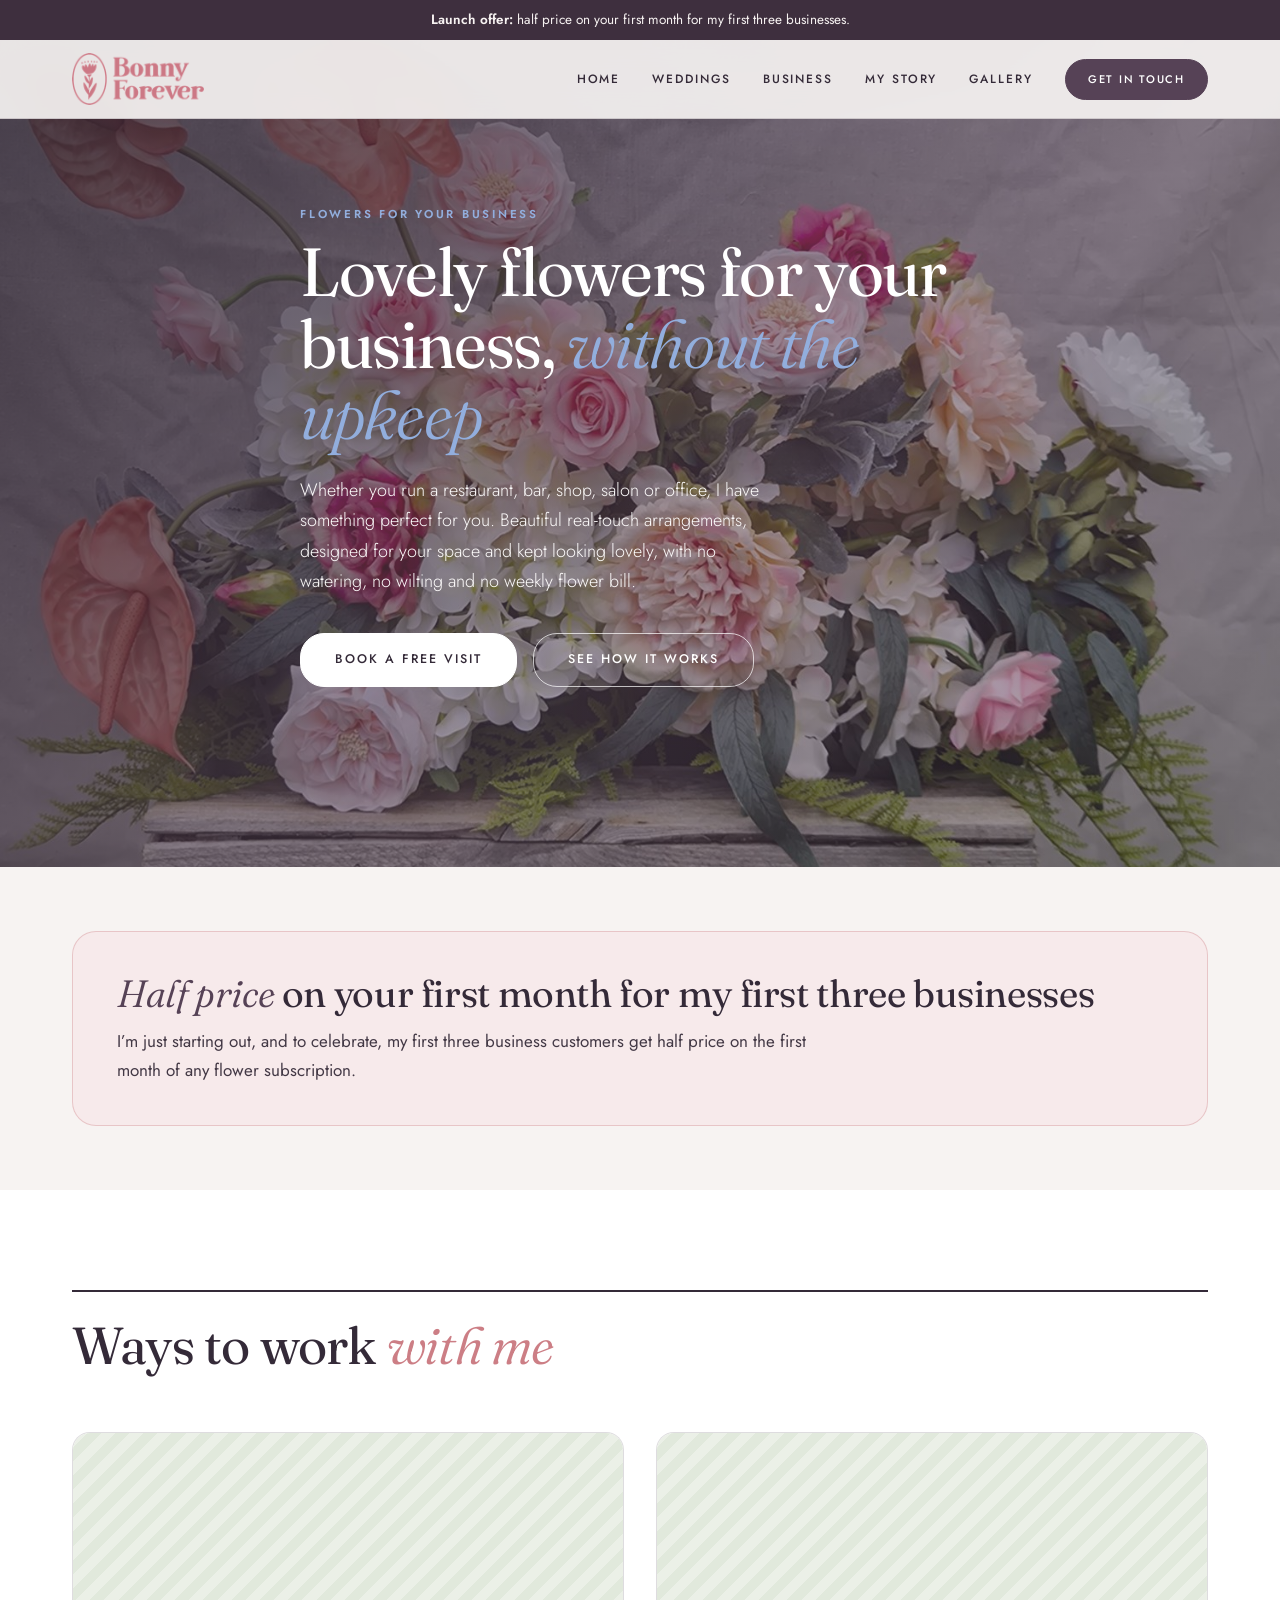
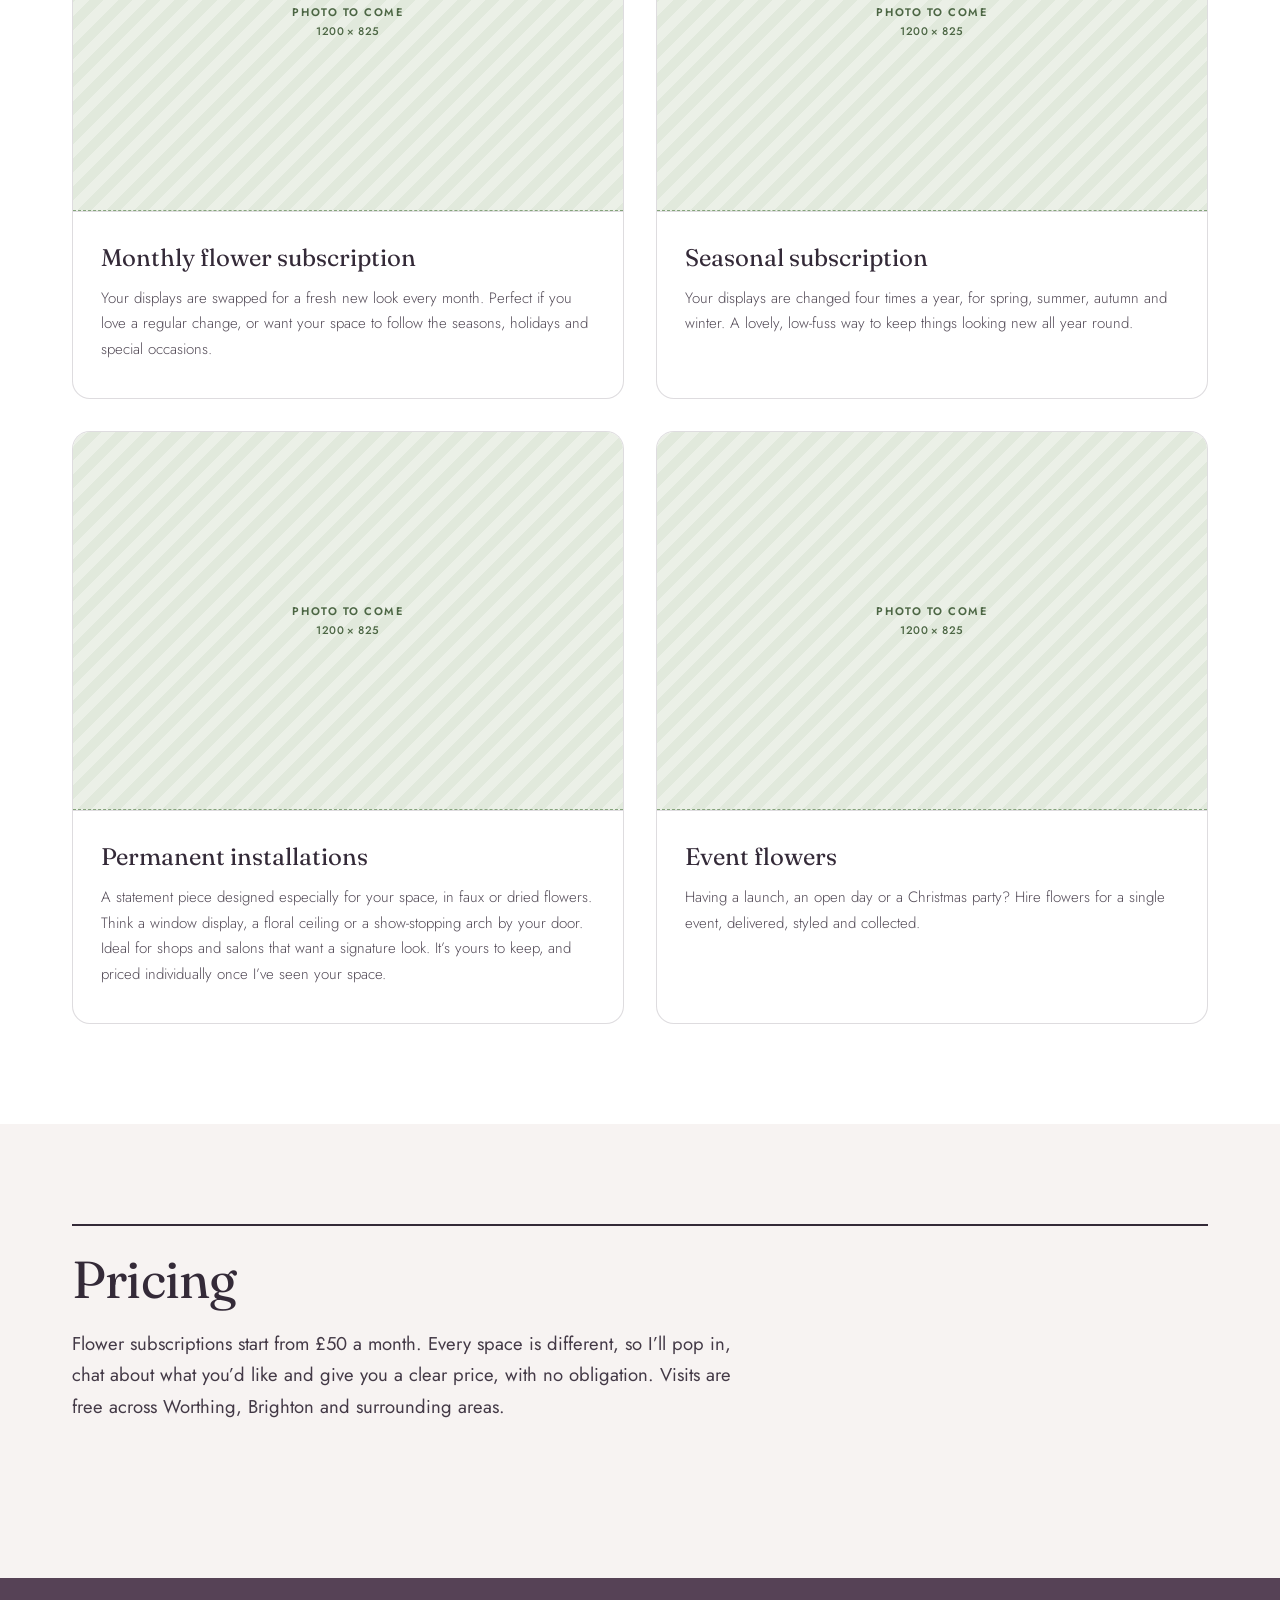
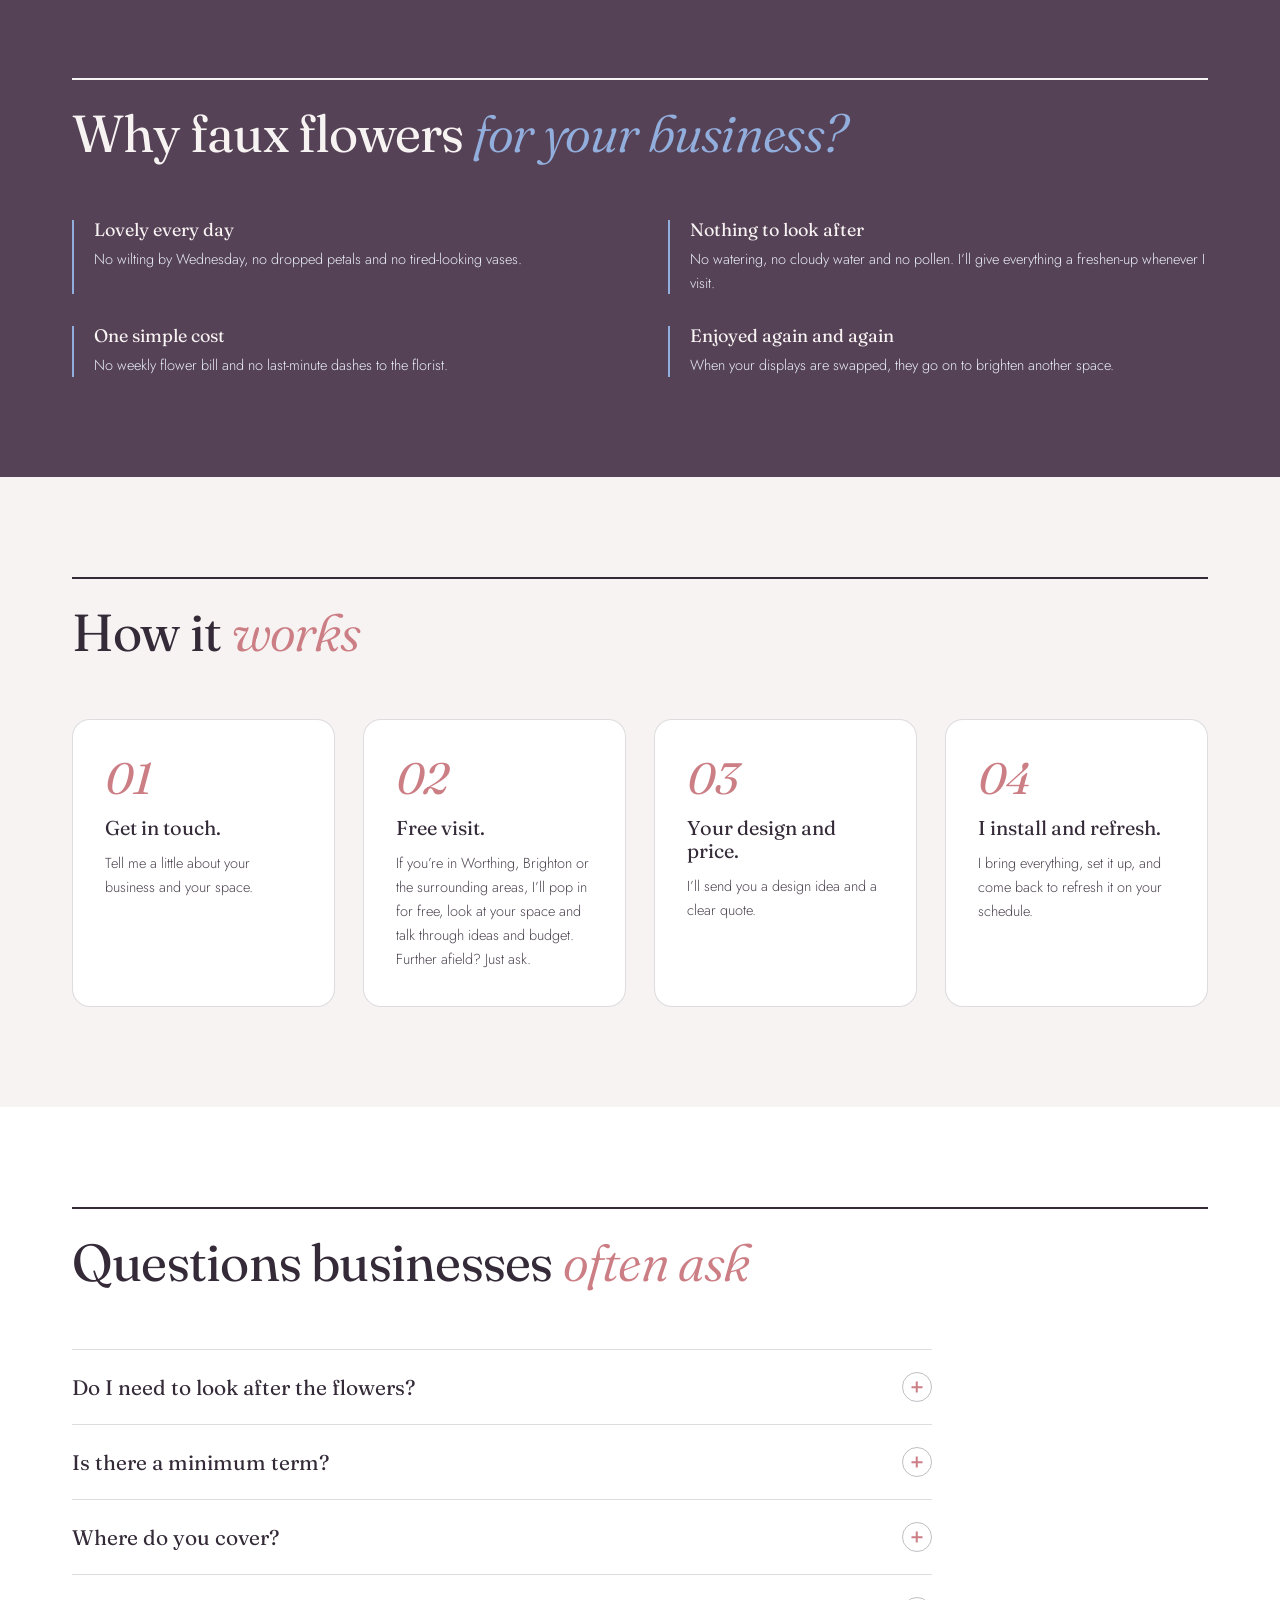
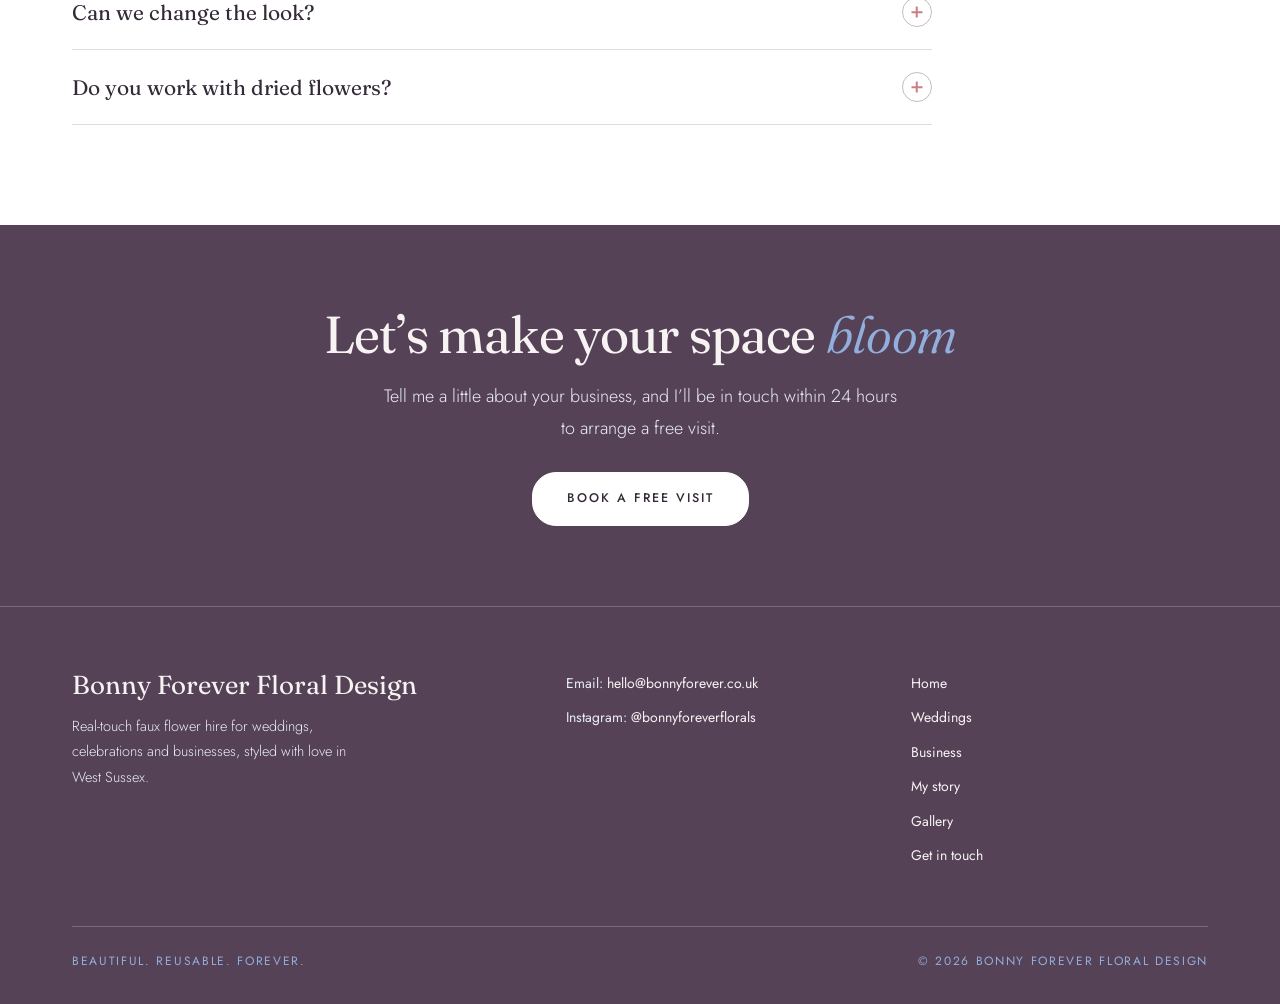
<file: site/commercial.html>
<!DOCTYPE html>
<html lang="en-GB">
<head>
<meta charset="UTF-8">
<meta name="viewport" content="width=device-width, initial-scale=1.0">
<title>Faux Flowers for Businesses | Bonny Forever Floral Design</title>
<meta name="description" content="Real-touch faux flower subscriptions and installations for restaurants, bars, shops, salons and offices across Sussex, Surrey and Kent. From £50 a month.">
<link rel="icon" href="favicon.ico">
<link rel="apple-touch-icon" href="apple-touch-icon.png">
<!-- Social sharing (Open Graph). Absolute URLs: update them if the domain changes. -->
<meta property="og:type" content="website">
<meta property="og:site_name" content="Bonny Forever Floral Design">
<meta property="og:locale" content="en_GB">
<meta property="og:title" content="Faux Flowers for Businesses | Bonny Forever Floral Design">
<meta property="og:description" content="Real-touch faux flower subscriptions and installations for restaurants, bars, shops, salons and offices across Sussex, Surrey and Kent. From £50 a month.">
<meta property="og:url" content="https://bonnyforever.co.uk/commercial.html">
<meta property="og:image" content="https://bonnyforever.co.uk/images/social/share-commercial.jpg">
<meta property="og:image:width" content="1200">
<meta property="og:image:height" content="630">
<meta property="og:image:alt" content="Faux arrangement of coral anthuriums and pink roses on a wooden crate">
<meta name="twitter:card" content="summary_large_image">
<link rel="preconnect" href="https://fonts.googleapis.com">
<link rel="preconnect" href="https://fonts.gstatic.com" crossorigin>
<link href="https://fonts.googleapis.com/css2?family=Fraunces:ital,opsz,wght,SOFT@0,9..144,300..600,100;1,9..144,300..600,100&family=Jost:wght@300;400;500;600&display=swap" rel="stylesheet">
<link rel="stylesheet" href="css/styles.css">
</head>
<body>

<!-- OFFER BANNER -->
<a class="offer-banner" href="#offer"><strong>Launch offer:</strong> half price on your first month for my first three businesses.</a>

<!-- SITE HEADER -->
<header class="site-header">
  <div class="wrap">
    <div class="nav-inner">
      <a href="index.html" class="brand-mark">
        <img src="images/logo-pink.png" alt="Bonny Forever Floral Design" width="280" height="110">
      </a>
      <button type="button" class="nav-toggle" aria-expanded="false" aria-controls="main-nav" aria-label="Menu"><span class="nav-toggle-bars"></span></button>
      <nav class="main-nav" id="main-nav" aria-label="Main">
        <a href="index.html">Home</a>
        <a href="weddings.html">Weddings</a>
        <a href="commercial.html" aria-current="page">Business</a>
        <a href="index.html#about">My story</a>
        <a href="index.html#gallery">Gallery</a>
        <a href="index.html?enquiry=business#contact" class="btn btn-primary btn-nav">Get in touch</a>
      </nav>
    </div>
  </div>
</header>

<main>

<!-- HERO -->
<section class="hero hero-short">
  <div class="hero-bg">
    <img src="images/crate-anthuriums-roses.jpg" alt="Faux arrangement of coral anthuriums and pink roses on a wooden crate" width="1500" height="2000">
  </div>
  <div class="wrap">
    <div class="hero-content">
      <span class="eyebrow light">Flowers for your business</span>
      <h1>Lovely flowers for your business, <em>without the upkeep</em></h1>
      <p>Whether you run a restaurant, bar, shop, salon or office, I have something perfect for you. Beautiful real-touch arrangements, designed for your space and kept looking lovely, with no watering, no wilting and no weekly flower bill.</p>
      <div class="hero-btns">
        <a href="index.html?enquiry=business#contact" class="btn btn-light">Book a free visit</a>
        <a href="#how-it-works" class="btn btn-light-outline">See how it works</a>
      </div>
    </div>
  </div>
</section>

<!-- LAUNCH OFFER -->
<section id="offer" class="offer-section">
  <div class="wrap">
    <div class="offer-panel">
      <h2><em>Half price</em> on your first month for my first three businesses</h2>
      <p>I&rsquo;m just starting out, and to celebrate, my first three business customers get half price on the first month of any flower subscription.</p>
    </div>
  </div>
</section>

<!-- WAYS TO WORK WITH ME -->
<section id="services" class="section-white">
  <div class="wrap">
    <div class="sec-head">
      <h2 class="sec-title">Ways to work <em>with me</em></h2>
    </div>
    <div class="service-grid">
      <article class="service-card">
        <div class="service-img"><span class="photo-placeholder" aria-hidden="true">Photo to come<small>1200 &times; 825</small></span></div>
        <div class="service-body">
          <h3>Monthly flower subscription</h3>
          <p>Your displays are swapped for a fresh new look every month. Perfect if you love a regular change, or want your space to follow the seasons, holidays and special occasions.</p>
        </div>
      </article>
      <article class="service-card">
        <div class="service-img"><span class="photo-placeholder" aria-hidden="true">Photo to come<small>1200 &times; 825</small></span></div>
        <div class="service-body">
          <h3>Seasonal subscription</h3>
          <p>Your displays are changed four times a year, for spring, summer, autumn and winter. A lovely, low-fuss way to keep things looking new all year round.</p>
        </div>
      </article>
      <article class="service-card">
        <div class="service-img"><span class="photo-placeholder" aria-hidden="true">Photo to come<small>1200 &times; 825</small></span></div>
        <div class="service-body">
          <h3>Permanent installations</h3>
          <p>A statement piece designed especially for your space, in faux or dried flowers. Think a window display, a floral ceiling or a show-stopping arch by your door. Ideal for shops and salons that want a signature look. It&rsquo;s yours to keep, and priced individually once I&rsquo;ve seen your space.</p>
        </div>
      </article>
      <article class="service-card">
        <div class="service-img"><span class="photo-placeholder" aria-hidden="true">Photo to come<small>1200 &times; 825</small></span></div>
        <div class="service-body">
          <h3>Event flowers</h3>
          <p>Having a launch, an open day or a Christmas party? Hire flowers for a single event, delivered, styled and collected.</p>
        </div>
      </article>
    </div>
  </div>
</section>

<!-- PRICING -->
<section id="pricing">
  <div class="wrap">
    <div class="sec-head">
      <h2 class="sec-title">Pricing</h2>
      <p class="lead">Flower subscriptions start from £50 a month. Every space is different, so I&rsquo;ll pop in, chat about what you&rsquo;d like and give you a clear price, with no obligation. Visits are free across Worthing, Brighton and surrounding areas.</p>
    </div>
  </div>
</section>

<!-- WHY FAUX FLOWERS FOR YOUR BUSINESS? -->
<section id="why-faux" class="why-faux">
  <div class="wrap">
    <div class="sec-head light">
      <h2 class="sec-title light">Why faux flowers <em>for your business?</em></h2>
    </div>
    <div class="why-points two-col">
      <div class="pillar">
        <h3>Lovely every day</h3>
        <p>No wilting by Wednesday, no dropped petals and no tired-looking vases.</p>
      </div>
      <div class="pillar">
        <h3>Nothing to look after</h3>
        <p>No watering, no cloudy water and no pollen. I&rsquo;ll give everything a freshen-up whenever I visit.</p>
      </div>
      <div class="pillar">
        <h3>One simple cost</h3>
        <p>No weekly flower bill and no last-minute dashes to the florist.</p>
      </div>
      <div class="pillar">
        <h3>Enjoyed again and again</h3>
        <p>When your displays are swapped, they go on to brighten another space.</p>
      </div>
    </div>
  </div>
</section>

<!-- HOW IT WORKS -->
<section id="how-it-works">
  <div class="wrap">
    <div class="sec-head">
      <h2 class="sec-title">How it <em>works</em></h2>
    </div>
    <ol class="process-grid four">
      <li class="process-step">
        <div class="step-num" aria-hidden="true">01</div>
        <h3>Get in touch.</h3>
        <p>Tell me a little about your business and your space.</p>
      </li>
      <li class="process-step">
        <div class="step-num" aria-hidden="true">02</div>
        <h3>Free visit.</h3>
        <p>If you&rsquo;re in Worthing, Brighton or the surrounding areas, I&rsquo;ll pop in for free, look at your space and talk through ideas and budget. Further afield? Just ask.</p>
      </li>
      <li class="process-step">
        <div class="step-num" aria-hidden="true">03</div>
        <h3>Your design and price.</h3>
        <p>I&rsquo;ll send you a design idea and a clear quote.</p>
      </li>
      <li class="process-step">
        <div class="step-num" aria-hidden="true">04</div>
        <h3>I install and refresh.</h3>
        <p>I bring everything, set it up, and come back to refresh it on your schedule.</p>
      </li>
    </ol>
  </div>
</section>

<!-- QUESTIONS BUSINESSES OFTEN ASK -->
<section id="faq" class="section-white">
  <div class="wrap">
    <div class="sec-head">
      <h2 class="sec-title">Questions businesses <em>often ask</em></h2>
    </div>
    <div class="faq-list">
      <details class="faq-item">
        <summary><h3>Do I need to look after the flowers?</h3><span class="faq-icon" aria-hidden="true"></span></summary>
        <div class="faq-a"><p>Hardly at all. There&rsquo;s no watering, and if they&rsquo;re somewhere busy, a light dust now and then keeps them looking their best. I&rsquo;ll freshen them up whenever I visit.</p></div>
      </details>
      <details class="faq-item">
        <summary><h3>Is there a minimum term?</h3><span class="faq-icon" aria-hidden="true"></span></summary>
        <div class="faq-a"><p>Both subscriptions start with a minimum of three months. With a monthly subscription, your flowers change every month, so that&rsquo;s three different looks. With a seasonal subscription, your flowers change once a season, so you&rsquo;ll enjoy one look for the whole three months before we move on to the next.</p></div>
      </details>
      <details class="faq-item">
        <summary><h3>Where do you cover?</h3><span class="faq-icon" aria-hidden="true"></span></summary>
        <div class="faq-a"><p>I&rsquo;m based in West Sussex, and I work with businesses across Sussex, Surrey and Kent. Visits to see your space are free across Worthing, Brighton and surrounding areas.</p></div>
      </details>
      <details class="faq-item">
        <summary><h3>Can we change the look?</h3><span class="faq-icon" aria-hidden="true"></span></summary>
        <div class="faq-a"><p>Of course. Each refresh is a chance to try new colours or styles, and we can plan around your seasons, menus or brand.</p></div>
      </details>
      <details class="faq-item">
        <summary><h3>Do you work with dried flowers?</h3><span class="faq-icon" aria-hidden="true"></span></summary>
        <div class="faq-a"><p>Yes. For permanent installations, I work with both faux and dried flowers, depending on the look you&rsquo;d like.</p></div>
      </details>
    </div>
  </div>
</section>

<!-- CLOSING CALL TO ACTION -->
<section class="cta-band">
  <div class="wrap">
    <h2 class="sec-title light">Let&rsquo;s make your space <em>bloom</em></h2>
    <p>Tell me a little about your business, and I&rsquo;ll be in touch within 24 hours to arrange a free visit.</p>
    <a href="index.html?enquiry=business#contact" class="btn btn-light">Book a free visit</a>
  </div>
</section>

</main>

<!-- FOOTER -->
<footer class="site-footer">
  <div class="wrap">
    <div class="footer-grid">
      <div class="footer-brand">
        <h2>Bonny Forever Floral Design</h2>
        <p>Real-touch faux flower hire for weddings, celebrations and businesses, styled with love in West Sussex.</p>
      </div>
      <div class="footer-links">
        <ul>
          <li>Email: <a href="mailto:hello@bonnyforever.co.uk">hello@bonnyforever.co.uk</a></li>
          <li>Instagram: <a href="https://instagram.com/bonnyforeverflorals">@bonnyforeverflorals</a></li>
        </ul>
      </div>
      <nav class="footer-links" aria-label="Footer">
        <ul>
          <li><a href="index.html">Home</a></li>
          <li><a href="weddings.html">Weddings</a></li>
          <li><a href="commercial.html">Business</a></li>
          <li><a href="index.html#about">My story</a></li>
          <li><a href="index.html#gallery">Gallery</a></li>
          <li><a href="index.html?enquiry=business#contact">Get in touch</a></li>
        </ul>
      </nav>
    </div>
    <div class="footer-bottom">
      <span>Beautiful. Reusable. Forever.</span>
      <span>&copy; 2026 Bonny Forever Floral Design</span>
    </div>
  </div>
</footer>

<script src="js/main.js"></script>
</body>
</html>
</file>
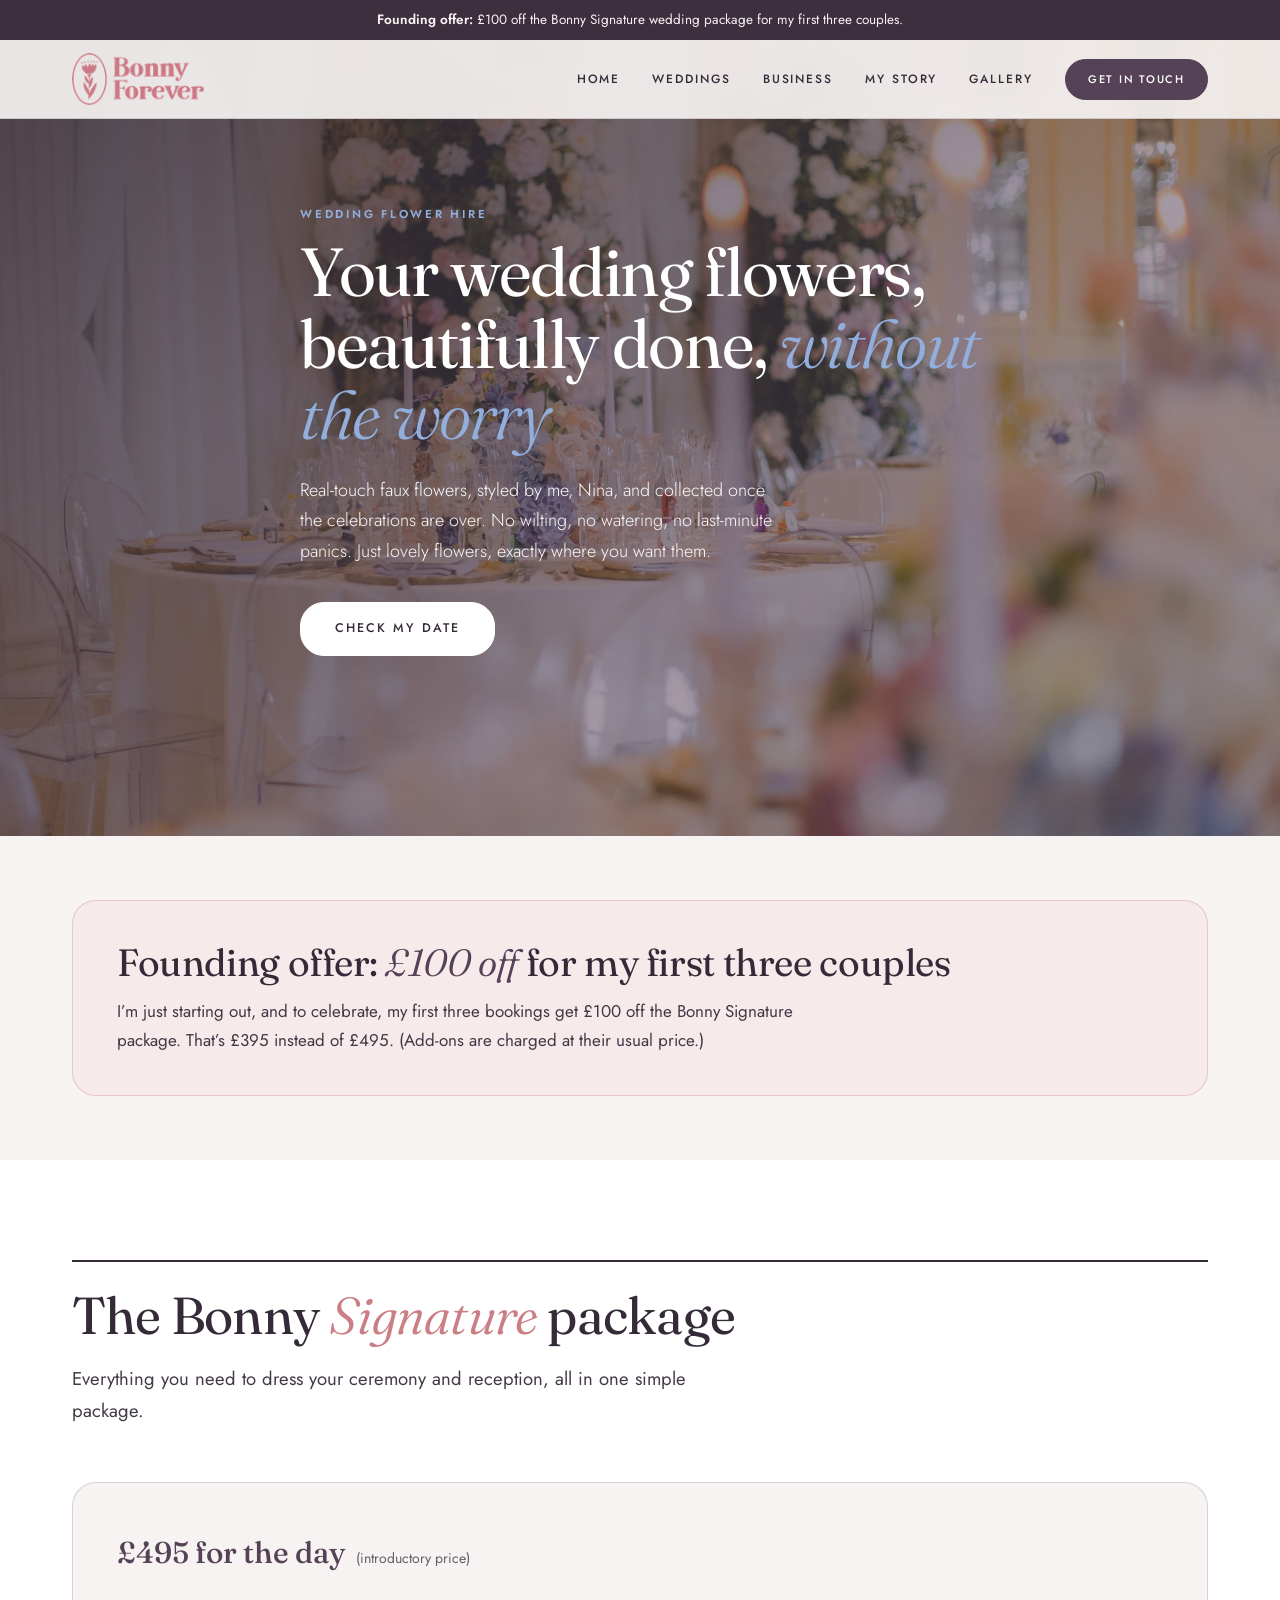
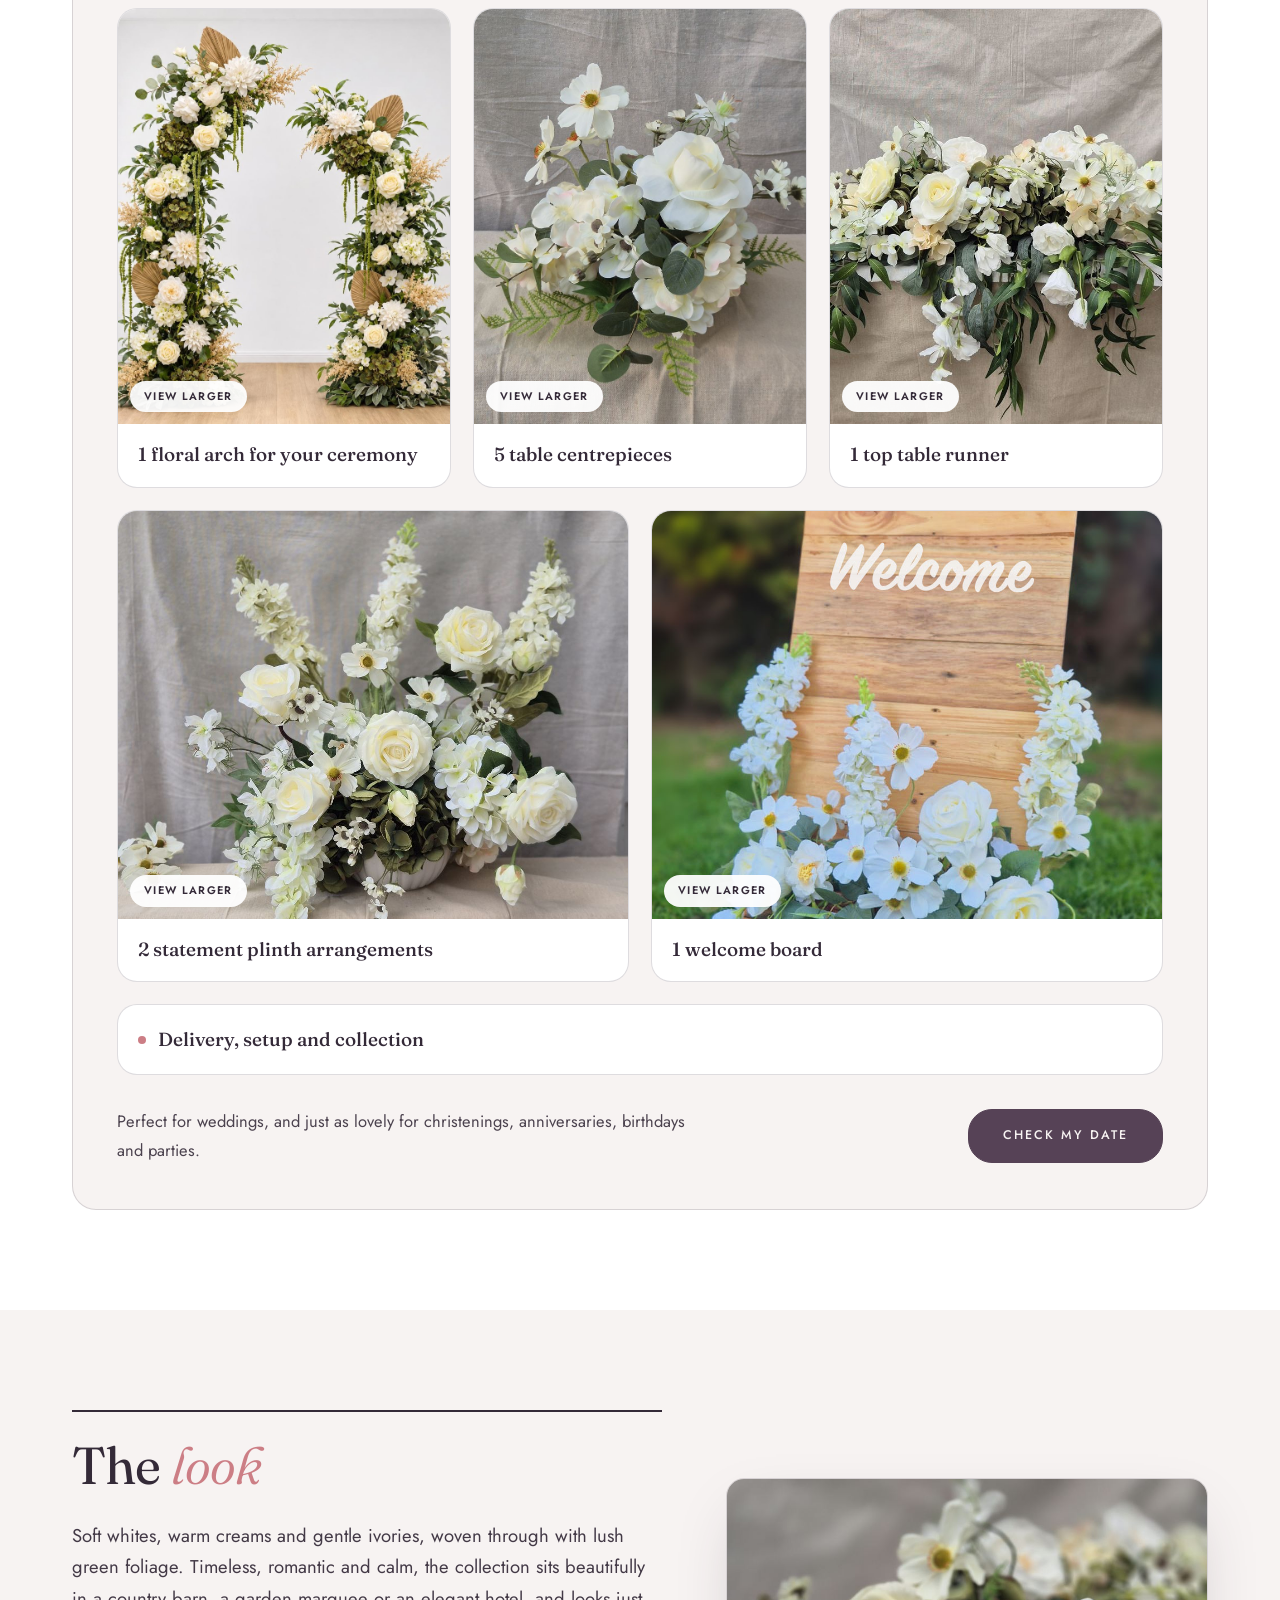
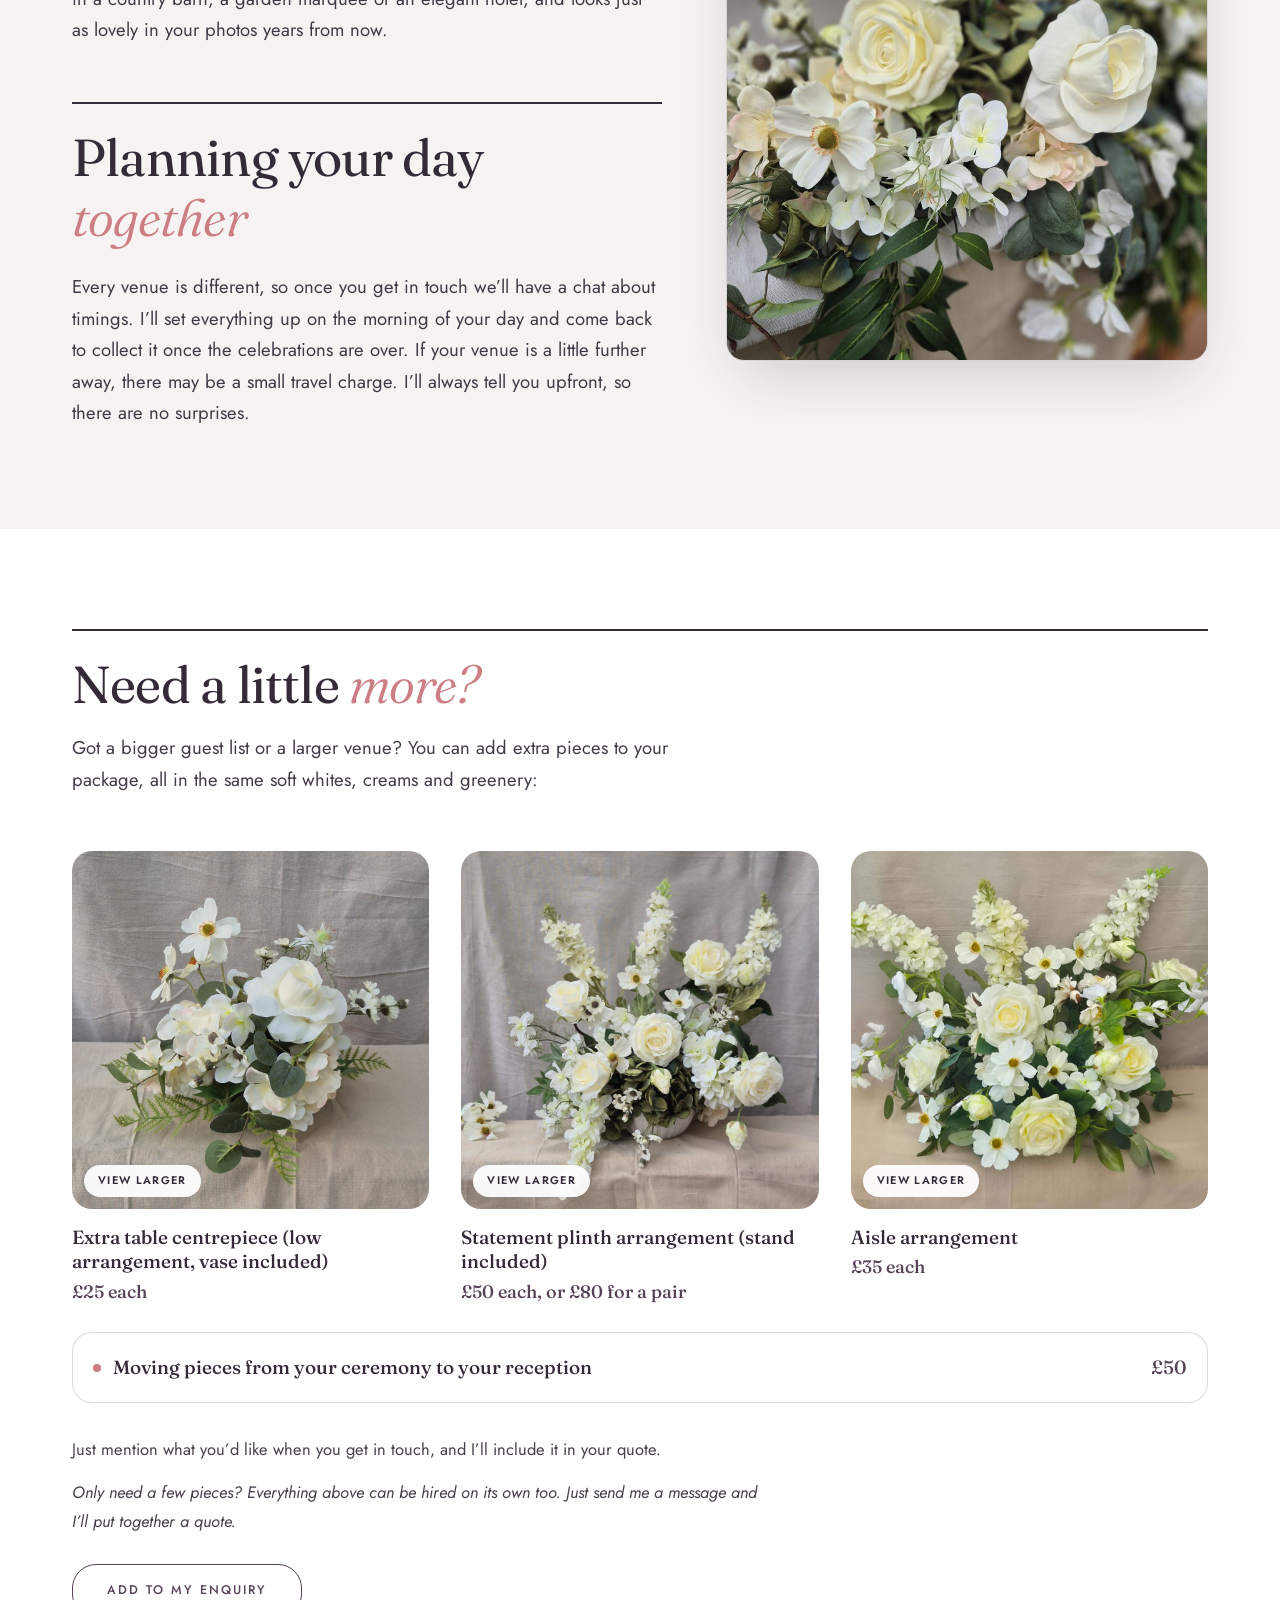
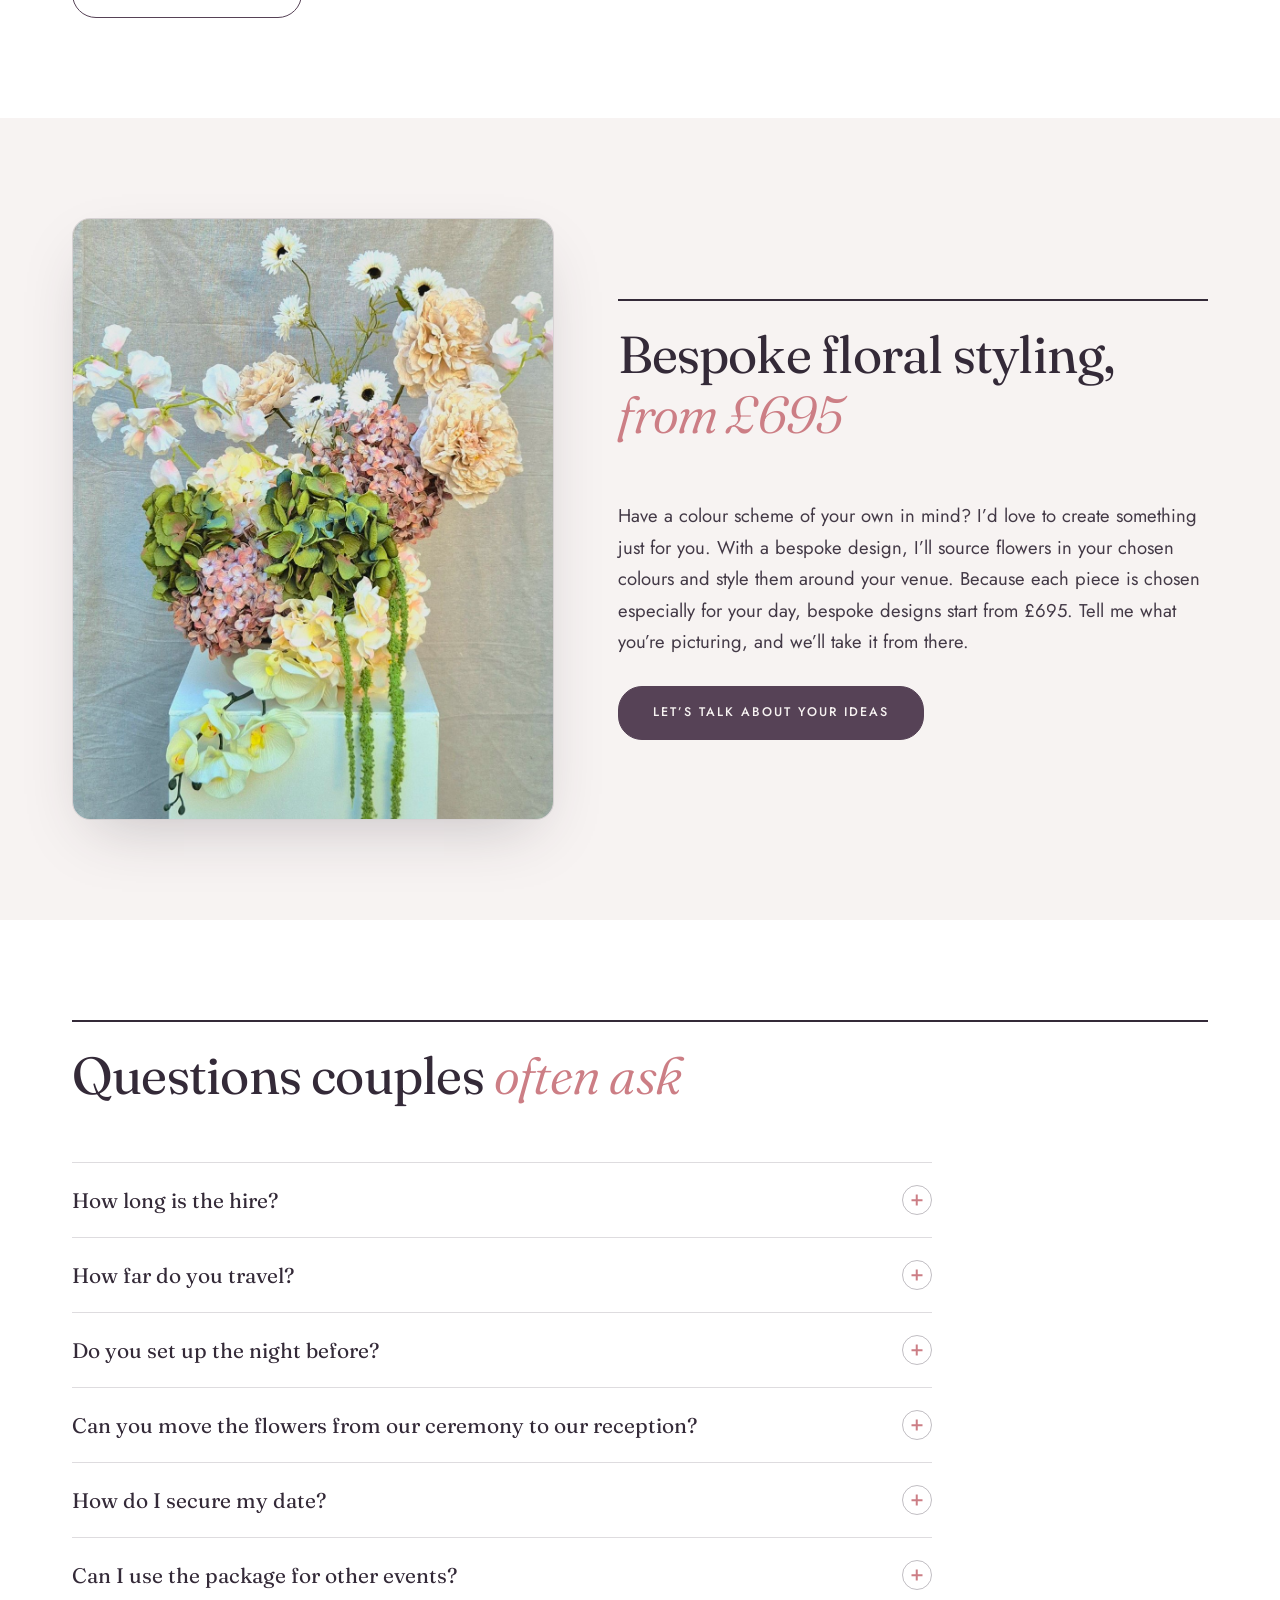
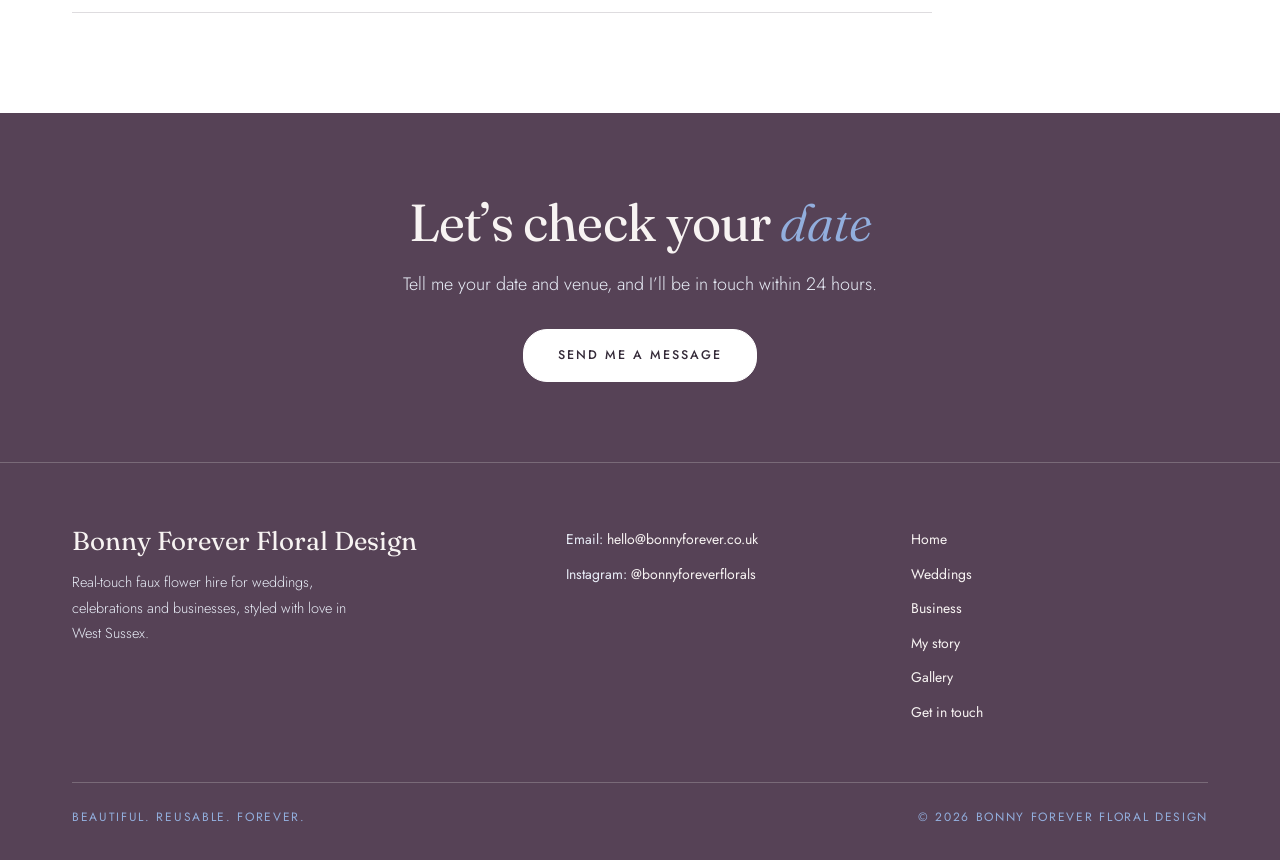
<file: site/weddings.html>
<!DOCTYPE html>
<html lang="en-GB">
<head>
<meta charset="UTF-8">
<meta name="viewport" content="width=device-width, initial-scale=1.0">
<title>Wedding Flower Hire | Bonny Forever Floral Design</title>
<meta name="description" content="The Bonny Signature wedding flower package: arch, centrepieces, top table runner, plinths and welcome board, delivered, styled and collected. £495 for the day.">
<link rel="icon" href="favicon.ico">
<link rel="apple-touch-icon" href="apple-touch-icon.png">
<!-- Social sharing (Open Graph). Absolute URLs: update them if the domain changes. -->
<meta property="og:type" content="website">
<meta property="og:site_name" content="Bonny Forever Floral Design">
<meta property="og:locale" content="en_GB">
<meta property="og:title" content="Wedding Flower Hire | Bonny Forever Floral Design">
<meta property="og:description" content="The Bonny Signature wedding flower package: arch, centrepieces, top table runner, plinths and welcome board, delivered, styled and collected. £495 for the day.">
<meta property="og:url" content="https://bonnyforever.co.uk/weddings.html">
<meta property="og:image" content="https://bonnyforever.co.uk/images/social/share-weddings.jpg">
<meta property="og:image:width" content="1200">
<meta property="og:image:height" content="630">
<meta property="og:image:alt" content="Candlelit wedding reception tables with faux floral columns and centrepieces">
<meta name="twitter:card" content="summary_large_image">
<link rel="preconnect" href="https://fonts.googleapis.com">
<link rel="preconnect" href="https://fonts.gstatic.com" crossorigin>
<link href="https://fonts.googleapis.com/css2?family=Fraunces:ital,opsz,wght,SOFT@0,9..144,300..600,100;1,9..144,300..600,100&family=Jost:wght@300;400;500;600&display=swap" rel="stylesheet">
<link rel="stylesheet" href="css/styles.css">
<link rel="stylesheet" href="css/weddings.css">
</head>
<body>

<!-- OFFER BANNER -->
<a class="offer-banner" href="#offer"><strong>Founding offer:</strong> £100 off the Bonny Signature wedding package for my first three couples.</a>

<!-- SITE HEADER -->
<header class="site-header">
  <div class="wrap">
    <div class="nav-inner">
      <a href="index.html" class="brand-mark">
        <img src="images/logo-pink.png" alt="Bonny Forever Floral Design" width="280" height="110">
      </a>
      <button type="button" class="nav-toggle" aria-expanded="false" aria-controls="main-nav" aria-label="Menu"><span class="nav-toggle-bars"></span></button>
      <nav class="main-nav" id="main-nav" aria-label="Main">
        <a href="index.html">Home</a>
        <a href="weddings.html" aria-current="page">Weddings</a>
        <a href="commercial.html">Business</a>
        <a href="index.html#about">My story</a>
        <a href="index.html#gallery">Gallery</a>
        <a href="index.html?enquiry=wedding#contact" class="btn btn-primary btn-nav">Get in touch</a>
      </nav>
    </div>
  </div>
</header>

<main>

<!-- HERO -->
<section class="hero hero-short">
  <div class="hero-bg">
    <img src="images/wedding-reception-hollyclark.webp" alt="Candlelit wedding reception tables with tall faux floral columns and centrepieces" width="2048" height="1463">
  </div>
  <div class="wrap">
    <div class="hero-content">
      <span class="eyebrow light">Wedding flower hire</span>
      <h1>Your wedding flowers, beautifully done, <em>without the worry</em></h1>
      <p>Real-touch faux flowers, styled by me, Nina, and collected once the celebrations are over. No wilting, no watering, no last-minute panics. Just lovely flowers, exactly where you want them.</p>
      <div class="hero-btns">
        <a href="index.html?enquiry=wedding#contact" class="btn btn-light">Check my date</a>
      </div>
    </div>
  </div>
</section>

<!-- FOUNDING OFFER -->
<section id="offer" class="offer-section">
  <div class="wrap">
    <div class="offer-panel">
      <h2>Founding offer: <em>£100 off</em> for my first three couples</h2>
      <p>I&rsquo;m just starting out, and to celebrate, my first three bookings get £100 off the Bonny Signature package. That&rsquo;s £395 instead of £495. (Add-ons are charged at their usual price.)</p>
    </div>
  </div>
</section>

<!-- THE BONNY SIGNATURE PACKAGE -->
<section id="package" class="section-white">
  <div class="wrap">
    <div class="sec-head">
      <h2 class="sec-title">The Bonny <em>Signature</em> package</h2>
      <p class="lead">Everything you need to dress your ceremony and reception, all in one simple package.</p>
    </div>

    <div class="sig-box">
      <p class="package-price-line"><span class="package-price">£495 for the day</span> <small>(introductory price)</small></p>
      <div class="sig-grid">
        <button type="button" class="sig-tile" aria-label="View larger: 1 floral arch for your ceremony">
          <span class="sig-photo"><img src="images/floral-arch-ivory-roses.jpg" alt="Open faux floral arch in two halves, with ivory roses, white dahlias and hydrangeas, green hydrangeas, dried palm leaves and trailing amaranthus" width="1000" height="1000" loading="lazy"><span class="sig-zoom">View larger</span></span>
          <span class="sig-label">1 floral arch for your ceremony</span>
        </button>
        <button type="button" class="sig-tile" aria-label="View larger: 5 table centrepieces">
          <span class="sig-photo"><img src="images/centrepiece-white-roses.jpg" alt="Low faux centrepiece of white roses, white daisies and greenery" width="1000" height="1000" loading="lazy"><span class="sig-zoom">View larger</span></span>
          <span class="sig-label">5 table centrepieces</span>
        </button>
        <button type="button" class="sig-tile" aria-label="View larger: 1 top table runner">
          <span class="sig-photo"><img src="images/head-table-runner.jpg" alt="Long, low faux table runner of white and cream roses with trailing greenery" width="1000" height="741" loading="lazy"><span class="sig-zoom">View larger</span></span>
          <span class="sig-label">1 top table runner</span>
        </button>
        <button type="button" class="sig-tile sig-wide" aria-label="View larger: 2 statement plinth arrangements">
          <span class="sig-photo"><img class="crop-high" src="images/statement-plinth-white.jpg" alt="Statement faux arrangement of white roses, tall white spires and foliage" width="1000" height="1000" loading="lazy"><span class="sig-zoom">View larger</span></span>
          <span class="sig-label">2 statement plinth arrangements</span>
        </button>
        <button type="button" class="sig-tile sig-wide" aria-label="View larger: 1 welcome board"
                data-extra-src="images/welcome-board-flowers-closeup.jpg"
                data-extra-alt="Close-up of the welcome board flowers: white cosmos, an ivory rose and white stocks against the wooden board">
          <span class="sig-photo"><img class="crop-welcome" src="images/welcome-board-white-flowers.jpg" alt="Rustic wooden welcome board with &lsquo;Welcome&rsquo; in white script, dressed with white faux roses, cosmos, stocks and eucalyptus, standing on a lawn" width="900" height="1244" loading="lazy"><span class="sig-zoom">View larger</span></span>
          <span class="sig-label">1 welcome board</span>
        </button>
      </div>
      <p class="sig-included"><i aria-hidden="true"></i>Delivery, setup and collection</p>
      <div class="sig-foot">
        <p>Perfect for weddings, and just as lovely for christenings, anniversaries, birthdays and parties.</p>
        <a href="index.html?enquiry=wedding#contact" class="btn btn-primary">Check my date</a>
      </div>
    </div>
  </div>
</section>

<!-- THE LOOK + PLANNING YOUR DAY TOGETHER -->
<section class="look-section">
  <div class="wrap">
    <div class="story-grid">
      <div>
        <div class="look-block">
          <div class="sec-head">
            <h2 class="sec-title">The <em>look</em></h2>
          </div>
          <p class="lead">Soft whites, warm creams and gentle ivories, woven through with lush green foliage. Timeless, romantic and calm, the collection sits beautifully in a country barn, a garden marquee or an elegant hotel, and looks just as lovely in your photos years from now.</p>
        </div>
        <div class="look-block">
          <div class="sec-head">
            <h2 class="sec-title">Planning your day <em>together</em></h2>
          </div>
          <p class="lead">Every venue is different, so once you get in touch we&rsquo;ll have a chat about timings. I&rsquo;ll set everything up on the morning of your day and come back to collect it once the celebrations are over. If your venue is a little further away, there may be a small travel charge. I&rsquo;ll always tell you upfront, so there are no surprises.</p>
        </div>
      </div>
      <div class="story-img">
        <img src="images/white-roses-closeup.jpg" alt="Close-up of ivory roses, white anemones and soft green foliage" width="900" height="900" loading="lazy">
      </div>
    </div>
  </div>
</section>

<!-- NEED A LITTLE MORE? (ADD-ONS) -->
<section id="add-ons" class="section-white">
  <div class="wrap">
    <div class="sec-head">
      <h2 class="sec-title">Need a little <em>more?</em></h2>
      <p class="lead">Got a bigger guest list or a larger venue? You can add extra pieces to your package, all in the same soft whites, creams and greenery:</p>
    </div>
    <!-- Each card: name, price, then the photo (shown first by CSS, so screen readers hear the
         name before the "View larger" button). The centrepiece and plinth cards reuse the
         package photos. -->
    <ul class="addon-grid">
      <li class="addon-card">
        <h3 class="addon-name">Extra table centrepiece (low arrangement, vase included)</h3>
        <p class="addon-price">£25 each</p>
        <button type="button" class="addon-photo" aria-label="View larger: Extra table centrepiece">
          <img src="images/centrepiece-white-roses.jpg" alt="Low faux centrepiece of white roses, white daisies and greenery" width="1000" height="1000" loading="lazy"><span class="sig-zoom">View larger</span>
        </button>
      </li>
      <li class="addon-card">
        <h3 class="addon-name">Statement plinth arrangement (stand included)</h3>
        <p class="addon-price">£50 each, or £80 for a pair</p>
        <button type="button" class="addon-photo" aria-label="View larger: Statement plinth arrangement">
          <img src="images/statement-plinth-white.jpg" alt="Statement faux arrangement of white roses, tall white spires and foliage" width="1000" height="1000" loading="lazy"><span class="sig-zoom">View larger</span>
        </button>
      </li>
      <li class="addon-card">
        <h3 class="addon-name">Aisle arrangement</h3>
        <p class="addon-price">£35 each</p>
        <button type="button" class="addon-photo" aria-label="View larger: Aisle arrangement"
                data-extra-src="images/aisle-arrangement-closeup.jpg"
                data-extra-alt="Close-up of the aisle arrangement: ivory roses, a pale green rosebud and white cosmos among dark green leaves">
          <img src="images/aisle-arrangement-ivory-roses.jpg" alt="Low faux aisle arrangement of ivory roses, white cosmos, cream stocks and white sweet peas with trailing greenery" width="1200" height="1002" loading="lazy"><span class="sig-zoom">View larger</span>
        </button>
      </li>
    </ul>
    <!-- An add-on without a photo, shown as a line in the same style as "Delivery, setup and
         collection" in the package -->
    <p class="addon-line"><i aria-hidden="true"></i><span>Moving pieces from your ceremony to your reception</span> <span class="addon-line-price">£50</span></p>
    <p class="price-note">Just mention what you&rsquo;d like when you get in touch, and I&rsquo;ll include it in your quote.</p>
    <p class="price-note"><em>Only need a few pieces? Everything above can be hired on its own too. Just send me a message and I&rsquo;ll put together a quote.</em></p>
    <a href="index.html?enquiry=wedding#contact" class="btn btn-outline">Add to my enquiry</a>
  </div>
</section>

<!-- BESPOKE FLORAL STYLING -->
<section id="bespoke">
  <div class="wrap">
    <div class="story-grid photo-left">
      <div class="story-copy">
        <div class="sec-head">
          <h2 class="sec-title">Bespoke floral styling, <em>from £695</em></h2>
        </div>
        <p class="lead">Have a colour scheme of your own in mind? I&rsquo;d love to create something just for you. With a bespoke design, I&rsquo;ll source flowers in your chosen colours and style them around your venue. Because each piece is chosen especially for your day, bespoke designs start from £695. Tell me what you&rsquo;re picturing, and we&rsquo;ll take it from there.</p>
        <a href="index.html?enquiry=wedding#contact" class="btn btn-primary">Let&rsquo;s talk about your ideas</a>
      </div>
      <div class="story-img">
        <img src="images/plinth-hydrangeas.jpg" alt="Dusty pink and green hydrangeas, peach blooms, orchids and trailing amaranthus on a white plinth" width="1051" height="1741" loading="lazy">
      </div>
    </div>
  </div>
</section>

<!-- QUESTIONS COUPLES OFTEN ASK -->
<section id="faq" class="section-white">
  <div class="wrap">
    <div class="sec-head">
      <h2 class="sec-title">Questions couples <em>often ask</em></h2>
    </div>
    <div class="faq-list">
      <details class="faq-item">
        <summary><h3>How long is the hire?</h3><span class="faq-icon" aria-hidden="true"></span></summary>
        <div class="faq-a"><p>For the day of your event. I set up beforehand and collect everything afterwards, so you don&rsquo;t have to lift a finger.</p></div>
      </details>
      <details class="faq-item">
        <summary><h3>How far do you travel?</h3><span class="faq-icon" aria-hidden="true"></span></summary>
        <div class="faq-a"><p>I&rsquo;m based in West Sussex, and travel within an hour is included. If your venue is further away, I&rsquo;m very happy to come to you, and I&rsquo;ll let you know the travel cost before you book.</p></div>
      </details>
      <details class="faq-item">
        <summary><h3>Do you set up the night before?</h3><span class="faq-icon" aria-hidden="true"></span></summary>
        <div class="faq-a"><p>Usually I&rsquo;ll set everything up on the morning of your wedding and collect it at the end of the day. We&rsquo;ll plan timings together once I know your venue.</p></div>
      </details>
      <details class="faq-item">
        <summary><h3>Can you move the flowers from our ceremony to our reception?</h3><span class="faq-icon" aria-hidden="true"></span></summary>
        <div class="faq-a"><p>Yes, of course. I can move your arch, aisle arrangements or plinths to your reception space so you get the most from your flowers. This costs £50, and we&rsquo;ll plan the timing together so it all happens smoothly between the two.</p></div>
      </details>
      <details class="faq-item">
        <summary><h3>How do I secure my date?</h3><span class="faq-icon" aria-hidden="true"></span></summary>
        <div class="faq-a"><p>A 25% deposit secures your date, and the balance is due four weeks before your wedding. I&rsquo;ll send your full booking terms with your confirmation.</p></div>
      </details>
      <details class="faq-item">
        <summary><h3>Can I use the package for other events?</h3><span class="faq-icon" aria-hidden="true"></span></summary>
        <div class="faq-a"><p>Of course. It works beautifully for any celebration.</p></div>
      </details>
    </div>
  </div>
</section>

<!-- CLOSING CALL TO ACTION -->
<section class="cta-band">
  <div class="wrap">
    <h2 class="sec-title light">Let&rsquo;s check your <em>date</em></h2>
    <p>Tell me your date and venue, and I&rsquo;ll be in touch within 24 hours.</p>
    <a href="index.html?enquiry=wedding#contact" class="btn btn-light">Send me a message</a>
  </div>
</section>

</main>

<!-- FOOTER -->
<footer class="site-footer">
  <div class="wrap">
    <div class="footer-grid">
      <div class="footer-brand">
        <h2>Bonny Forever Floral Design</h2>
        <p>Real-touch faux flower hire for weddings, celebrations and businesses, styled with love in West Sussex.</p>
      </div>
      <div class="footer-links">
        <ul>
          <li>Email: <a href="mailto:hello@bonnyforever.co.uk">hello@bonnyforever.co.uk</a></li>
          <li>Instagram: <a href="https://instagram.com/bonnyforeverflorals">@bonnyforeverflorals</a></li>
        </ul>
      </div>
      <nav class="footer-links" aria-label="Footer">
        <ul>
          <li><a href="index.html">Home</a></li>
          <li><a href="weddings.html">Weddings</a></li>
          <li><a href="commercial.html">Business</a></li>
          <li><a href="index.html#about">My story</a></li>
          <li><a href="index.html#gallery">Gallery</a></li>
          <li><a href="index.html?enquiry=wedding#contact">Get in touch</a></li>
        </ul>
      </nav>
    </div>
    <div class="footer-bottom">
      <span>Beautiful. Reusable. Forever.</span>
      <span>&copy; 2026 Bonny Forever Floral Design</span>
    </div>
  </div>
</footer>

<!-- PHOTO LIGHTBOX (opened by the package and add-on photos; the photo itself is added by js/main.js) -->
<div id="lb" role="dialog" aria-modal="true" aria-label="Larger photo">
  <div class="lb-inner">
    <div class="lb-head"><button type="button" class="lb-btn" id="lbClose" aria-label="Close">&times;</button></div>
    <div class="lb-stage"><button type="button" class="lb-btn lb-prev" id="lbPrev" aria-label="Previous photo">&lsaquo;</button><button type="button" class="lb-btn lb-next" id="lbNext" aria-label="Next photo">&rsaquo;</button></div>
    <div class="lb-thumbs" id="lbThumbs"></div>
  </div>
</div>

<script src="js/main.js"></script>
</body>
</html>
</file>
<file: design-system/design-system.css>
/* Design system exploration 03. Moved from inline <style>, unchanged. */

:root{
  --grape:#564256;
  --ink:#342A38;
  --sage:#84A37B;
  --wisteria:#92AEDD;
  --rose:#CC7E85;
  --paper:#F7F3F2;
  --sage-tint:#EBF0E7;
  --wist-tint:#E9EEF8;
  --maxw:1160px;
  --disp:'Fraunces',serif;
  --sans:'Jost',sans-serif;
  --rule:1px solid rgba(52,42,56,.22);
}
*{margin:0;padding:0;box-sizing:border-box}
html{scroll-behavior:smooth}
body{
  font-family:var(--sans);font-weight:400;color:var(--ink);
  background:var(--paper);line-height:1.75;font-size:17px;
  -webkit-font-smoothing:antialiased;
}
.wrap{max-width:var(--maxw);margin:0 auto;padding:0 36px}
.eyebrow{font-weight:500;font-size:12px;letter-spacing:.22em;text-transform:uppercase;color:var(--grape)}
section{padding:104px 0}
h2.sec-title{
  font-family:var(--disp);font-weight:400;
  font-variation-settings:'SOFT' 100,'opsz' 100;
  font-size:clamp(38px,5vw,60px);line-height:1.04;letter-spacing:-0.01em;
  margin-top:12px;
}
h2.sec-title em{font-style:italic;font-weight:340;color:var(--rose)}
.sec-head{border-top:2px solid var(--ink);padding-top:24px;margin-bottom:56px}
p.lede{font-size:19px;line-height:1.7;max-width:60ch;margin-top:22px}
p.body-copy{max-width:62ch;margin-bottom:1.3em}
h5.label{font-size:12px;letter-spacing:.22em;text-transform:uppercase;font-weight:600;color:var(--grape);margin-bottom:16px}

/* ---------- cover ---------- */
.cover{
  position:relative;min-height:100vh;display:flex;flex-direction:column;
  color:#fff;overflow:hidden;padding:0;
}
.cover .bg{position:absolute;inset:0}
.cover .bg img{width:100%;height:100%;object-fit:cover;display:block}
.cover .bg::after{
  content:'';position:absolute;inset:0;
  background:linear-gradient(180deg,rgba(52,42,56,.45) 0%,rgba(86,66,86,.38) 45%,rgba(52,42,56,.72) 100%);
}
.masthead{
  position:relative;z-index:2;display:flex;justify-content:space-between;align-items:center;
  padding:26px 40px;border-bottom:1px solid rgba(255,255,255,.35);
  font-size:12px;letter-spacing:.22em;text-transform:uppercase;font-weight:500;
}
.cover-body{
  position:relative;z-index:2;flex:1;display:flex;flex-direction:column;
  align-items:center;justify-content:center;text-align:center;padding:60px 24px;
}
.cover-logo{width:min(560px,82vw);height:auto;display:block;filter:drop-shadow(0 6px 40px rgba(52,42,56,.35))}
.cover-body p{
  margin-top:44px;max-width:52ch;font-size:17.5px;font-weight:300;line-height:1.7;
}
.cover-foot{
  position:relative;z-index:2;display:flex;justify-content:center;
  padding:0 40px 40px;font-size:11.5px;letter-spacing:.24em;text-transform:uppercase;font-weight:500;
}

/* ---------- what changed ---------- */
.changed{background:var(--paper)}
.two-col{display:grid;grid-template-columns:1fr 1fr;gap:72px;align-items:start}

/* ---------- colour ---------- */
.colour{background:#fff}
.swatches{display:grid;grid-template-columns:repeat(4,1fr);gap:0;border:var(--rule);margin-bottom:26px}
.swatch{border-right:var(--rule);display:flex;flex-direction:column}
.swatch:last-child{border-right:none}
.swatch .chip{aspect-ratio:1/1.35}
.swatch .info{padding:20px 20px 24px;border-top:var(--rule)}
.swatch h4{font-family:var(--disp);font-weight:500;font-size:19px}
.swatch .hex{font-size:12px;letter-spacing:.14em;text-transform:uppercase;font-weight:500;color:var(--grape);margin:4px 0 10px}
.swatch p{font-size:14.5px;line-height:1.6;font-weight:300}
.support-row{display:grid;grid-template-columns:repeat(3,1fr);gap:0;border:var(--rule);border-top:none;margin-bottom:56px}
.support-row .swatch .chip{aspect-ratio:1/.5}
.ratio{display:flex;height:62px;overflow:hidden;border:var(--rule)}
.ratio div{display:flex;align-items:center;justify-content:center;font-size:11px;letter-spacing:.12em;font-weight:500;text-transform:uppercase}
.colour-note{display:grid;grid-template-columns:1fr 1fr;gap:72px;margin-top:56px}
.colour-note p{font-size:15.5px;line-height:1.75}

/* ---------- full-bleed logo demo ---------- */
.bleed{
  position:relative;padding:0;min-height:74vh;display:flex;align-items:flex-end;color:#fff;overflow:hidden;
}
.bleed .bg{position:absolute;inset:0}
.bleed .bg img{width:100%;height:100%;object-fit:cover;display:block}
.bleed .bg::after{content:'';position:absolute;inset:0;background:linear-gradient(180deg,rgba(52,42,56,.15) 0%,rgba(86,66,86,.7) 100%)}
.bleed .inner{position:relative;z-index:2;width:100%;padding:0 0 64px}
.bleed .inner .wrap{display:flex;justify-content:space-between;align-items:flex-end;gap:40px}
.bleed .mark{width:min(340px,60vw);height:auto;display:block}
.bleed .cap{font-size:13.5px;font-weight:300;line-height:1.6;max-width:34ch;text-align:right;opacity:.95}

/* ---------- type ---------- */
.type{background:var(--grape);color:var(--paper)}
.type .sec-head{border-top-color:var(--paper)}
.type .eyebrow{color:var(--wisteria)}
.type h2.sec-title em{color:var(--wisteria)}
.specimen{border-top:1px solid rgba(247,243,242,.3)}
.spec-row{display:grid;grid-template-columns:200px 1fr;gap:36px;align-items:baseline;padding:36px 0;border-bottom:1px solid rgba(247,243,242,.3)}
.spec-row .meta{font-size:12px;letter-spacing:.16em;text-transform:uppercase;font-weight:500;color:var(--wisteria);line-height:1.9}
.sp-display{font-family:var(--disp);font-variation-settings:'SOFT' 100,'opsz' 144;font-weight:430;font-size:clamp(42px,5.8vw,80px);line-height:1;letter-spacing:-0.012em}
.sp-display em{font-style:italic;font-weight:330;color:var(--wisteria)}
.sp-h2{font-family:var(--disp);font-variation-settings:'SOFT' 100;font-weight:420;font-size:clamp(27px,3.4vw,42px);line-height:1.12}
.sp-body{font-weight:400;font-size:17.5px;line-height:1.8;max-width:58ch}
.sp-caption{font-weight:400;font-size:13.5px;line-height:1.65;opacity:.9}
.type-note{margin-top:52px;display:grid;grid-template-columns:1fr 1fr;gap:72px}
.type-note h5{font-size:12px;letter-spacing:.22em;text-transform:uppercase;font-weight:600;color:var(--wisteria);margin-bottom:12px}
.type-note p{font-size:15.5px;line-height:1.75;opacity:.95}

/* ---------- photography ---------- */
.art{background:var(--paper)}
.figgrid{display:grid;grid-template-columns:1.35fr 1fr;gap:30px;align-items:start}
.fig .ph{overflow:hidden}
.fig .ph img{width:100%;display:block;object-fit:cover}
.fig.tall .ph img{aspect-ratio:3/4}
.fig.wide .ph img{aspect-ratio:16/10}
.figcap{padding:14px 2px;border-bottom:var(--rule);font-size:14px;font-weight:300;line-height:1.6}
.art-note{margin-top:56px;display:grid;grid-template-columns:1fr 1fr;gap:72px}
.art-note p{font-size:15.5px;line-height:1.75}

/* ---------- components ---------- */
.components{background:#fff}
.comp-block{margin-bottom:56px}
.comp-block>h5{font-size:12px;letter-spacing:.22em;text-transform:uppercase;font-weight:600;color:var(--grape);margin-bottom:22px;padding-bottom:12px;border-bottom:var(--rule)}
.btn-row{display:flex;gap:16px;flex-wrap:wrap;align-items:center}
.btn{
  font-family:var(--sans);font-weight:500;font-size:13px;letter-spacing:.14em;
  text-transform:uppercase;padding:16px 34px;border:1px solid var(--grape);
  cursor:pointer;transition:all .25s ease;background:transparent;color:var(--grape);border-radius:0;
}
.btn.primary{background:var(--grape);color:#fff}
.btn.primary:hover{background:var(--ink)}
.btn.ghost:hover{background:var(--grape);color:#fff}
.btn-text{
  background:none;border:none;font-weight:500;font-size:13px;letter-spacing:.14em;
  text-transform:uppercase;color:var(--ink);cursor:pointer;
  border-bottom:1.5px solid var(--rose);padding:0 0 4px;border-radius:0;
}
.chips{display:flex;gap:12px;flex-wrap:wrap}
.chip-el{
  font-size:12.5px;letter-spacing:.1em;text-transform:uppercase;font-weight:500;
  padding:11px 22px;border:1px solid rgba(52,42,56,.3);
}
.chip-el.c-sage{background:var(--sage-tint);border-color:var(--sage)}
.chip-el.c-wist{background:var(--wist-tint);border-color:var(--wisteria)}
.chip-el.active{background:var(--grape);border-color:var(--grape);color:#fff}
.navmock{
  border:var(--rule);padding:22px 34px;display:flex;align-items:center;
  justify-content:space-between;background:var(--paper);
}
.navmock .wordmark{font-family:var(--disp);font-weight:600;font-size:20px;color:var(--grape)}
.navmock nav{display:flex;gap:32px;font-size:12.5px;letter-spacing:.12em;text-transform:uppercase;font-weight:500}
.navmock nav a{color:var(--ink);text-decoration:none}
.navmock nav a.on{color:var(--grape);border-bottom:1.5px solid var(--rose);padding-bottom:3px}
.card-row{display:grid;grid-template-columns:1fr 1fr 1fr;gap:0;border:var(--rule)}
.svc-card{border-right:var(--rule);background:#fff;display:flex;flex-direction:column}
.svc-card:last-child{border-right:none}
.svc-card .img{aspect-ratio:4/3;overflow:hidden}
.svc-card .img img{width:100%;height:100%;object-fit:cover;display:block;transition:transform .5s ease}
.svc-card:hover .img img{transform:scale(1.04)}
.svc-card .body{padding:28px 28px 32px;display:flex;flex-direction:column;gap:10px;flex:1;border-top:var(--rule)}
.svc-card .kicker{font-size:11.5px;letter-spacing:.18em;text-transform:uppercase;font-weight:600}
.svc-card .kicker.k-rose{color:var(--rose)}
.svc-card .kicker.k-sage{color:var(--sage)}
.svc-card h4{font-family:var(--disp);font-weight:500;font-size:23px;line-height:1.15}
.svc-card p{font-size:15px;font-weight:300;line-height:1.65;flex:1}
.svc-card .link{font-size:12.5px;letter-spacing:.14em;text-transform:uppercase;font-weight:500;color:var(--ink);border-bottom:1.5px solid var(--rose);align-self:flex-start;padding-bottom:3px}
.panel-demo{display:grid;grid-template-columns:1fr 1fr;gap:0;border:var(--rule)}
.panel{padding:44px 42px}
.panel.p-sage{background:var(--sage)}
.panel.p-wist{background:var(--wisteria)}
.panel h4{font-family:var(--disp);font-weight:430;font-size:clamp(24px,2.8vw,32px);line-height:1.15;color:var(--ink);margin-bottom:14px}
.panel p{font-size:15px;line-height:1.7;color:var(--ink);max-width:40ch;margin-bottom:22px}
.panel .btn{border-color:var(--ink);color:var(--ink)}
.panel .btn:hover{background:var(--ink);color:#fff}

/* ---------- hero mock ---------- */
.heromock{background:var(--paper)}
.mockframe{border:var(--rule);overflow:hidden;box-shadow:0 30px 80px -30px rgba(52,42,56,.4)}
.mock-hero{position:relative;min-height:640px;display:flex;flex-direction:column;color:#fff}
.mock-hero .bg{position:absolute;inset:0}
.mock-hero .bg img{width:100%;height:100%;object-fit:cover;display:block}
.mock-hero .bg::after{content:'';position:absolute;inset:0;background:linear-gradient(75deg,rgba(52,42,56,.72) 0%,rgba(86,66,86,.35) 55%,rgba(52,42,56,.15) 100%)}
.mock-nav{
  position:relative;z-index:2;display:flex;justify-content:space-between;align-items:center;
  padding:24px 40px;border-bottom:1px solid rgba(255,255,255,.3);
}
.mock-nav .mark{height:34px;width:auto;display:block}
.mock-nav nav{display:flex;gap:28px;font-size:12px;letter-spacing:.14em;text-transform:uppercase;font-weight:500}
.mock-nav .cta{font-size:11.5px;letter-spacing:.14em;text-transform:uppercase;font-weight:500;border:1px solid #fff;padding:10px 22px}
.mock-body{position:relative;z-index:2;flex:1;display:flex;align-items:center;padding:60px 40px}
.mock-body h2{
  font-family:var(--disp);font-weight:430;font-variation-settings:'SOFT' 100,'opsz' 130;
  font-size:clamp(36px,4.8vw,62px);line-height:1;letter-spacing:-0.015em;margin-bottom:22px;max-width:13ch;
}
.mock-body h2 em{font-style:italic;font-weight:330;color:var(--wisteria)}
.mock-body p{font-size:16.5px;font-weight:300;line-height:1.7;max-width:42ch;margin-bottom:32px}
.mock-body .btns{display:flex;gap:14px;flex-wrap:wrap}
.mock-body .btn-light{
  font-size:12px;letter-spacing:.14em;text-transform:uppercase;font-weight:500;
  background:#fff;color:var(--ink);padding:15px 30px;border:1px solid #fff;cursor:pointer;
}
.mock-body .btn-out{
  font-size:12px;letter-spacing:.14em;text-transform:uppercase;font-weight:500;
  background:transparent;color:#fff;padding:15px 30px;border:1px solid #fff;cursor:pointer;
}
.mock-strip{background:var(--grape);color:var(--paper);padding:17px 40px;display:flex;gap:44px;justify-content:center;flex-wrap:wrap;font-size:11.5px;letter-spacing:.16em;text-transform:uppercase;font-weight:500}
.mock-strip span{display:flex;align-items:center;gap:12px}
.mock-strip i{width:5px;height:5px;border-radius:50%;background:var(--rose)}
.mock-caption{margin-top:24px;text-align:center;font-size:14px;font-weight:300;opacity:.7}

/* ---------- verdict ---------- */
.verdict{background:var(--grape);color:var(--paper);padding:116px 0}
.verdict .sec-head{border-top-color:var(--paper)}
.verdict .eyebrow{color:var(--wisteria)}
.verdict h2.sec-title em{color:var(--wisteria)}
.verdict p{font-size:16.5px;font-weight:300;line-height:1.8;max-width:64ch;margin-bottom:1.3em}
.next-list{margin-top:48px;border-top:1px solid rgba(247,243,242,.3);max-width:640px}
.next-list li{
  list-style:none;padding:20px 0 20px 58px;position:relative;
  border-bottom:1px solid rgba(247,243,242,.3);font-weight:300;font-size:16px;line-height:1.65;
}
.next-list li::before{
  content:attr(data-n);position:absolute;left:0;top:20px;
  font-family:var(--disp);font-style:italic;color:var(--wisteria);font-size:18px;
}
footer{background:var(--grape);color:var(--wisteria);padding:32px 0;border-top:1px solid rgba(247,243,242,.2)}
footer .wrap{display:flex;justify-content:space-between;font-size:11.5px;letter-spacing:.18em;text-transform:uppercase;font-weight:500}

/* reveal */
.rv{opacity:0;transform:translateY(22px);transition:opacity .7s ease,transform .7s ease}
.rv.in{opacity:1;transform:none}
@media (prefers-reduced-motion:reduce){
  .rv{opacity:1;transform:none;transition:none}
  html{scroll-behavior:auto}
  .svc-card:hover .img img{transform:none}
}

@media (max-width:920px){
  section{padding:72px 0}
  .wrap{padding:0 22px}
  .two-col,.colour-note,.type-note,.art-note{grid-template-columns:1fr;gap:30px}
  .swatches{grid-template-columns:repeat(2,1fr)}
  .swatch{border-bottom:var(--rule)}
  .support-row{grid-template-columns:1fr}
  .figgrid{grid-template-columns:1fr}
  .spec-row{grid-template-columns:1fr;gap:10px}
  .card-row,.panel-demo{grid-template-columns:1fr}
  .svc-card{border-right:none;border-bottom:var(--rule)}
  .navmock nav{display:none}
  .mock-nav nav{display:none}
  .mock-hero{min-height:500px}
  .bleed .inner .wrap{flex-direction:column;align-items:flex-start}
  .bleed .cap{text-align:left}
  .masthead span:nth-child(2){display:none}
}
</file>
<file: site/css/styles.css>
/* Shared styles for every page in site/ (index.html, weddings.html, commercial.html).
   weddings.html also loads css/weddings.css for its package cards and lightbox. */

:root {
  --grape: #564256;
  --grape-dark: #3E2F3E;
  --ink: #342A38;
  --sage: #84A37B;
  --sage-tint: #EBF0E7;
  --wisteria: #92AEDD;
  --wist-tint: #E9EEF8;
  --rose: #CC7E85;
  --rose-tint: #F7EAEB;
  --paper: #F7F3F2;
  --white: #FFFFFF;
  --maxw: 1200px;
  --disp: 'Fraunces', serif;
  --sans: 'Jost', sans-serif;
  --rule: 1px solid rgba(52, 42, 56, 0.16);
  --rule-light: 1px solid rgba(247, 243, 242, 0.22);
}

* { margin: 0; padding: 0; box-sizing: border-box; }
/* Images carry width/height attributes (to prevent layout shift); this stops the height
   attribute overriding CSS that only sets a width, e.g. .gallery-item img. */
img { height: auto; }
/* scroll-padding-top: in-page links (#about, #faq...) land below the sticky header */
html { scroll-behavior: smooth; scroll-padding-top: 79px; }
@media (prefers-reduced-motion: reduce) { html { scroll-behavior: auto; } }
body {
  font-family: var(--sans);
  font-weight: 400;
  color: var(--ink);
  background: var(--paper);
  line-height: 1.75;
  font-size: 16.5px;
  -webkit-font-smoothing: antialiased;
}

.wrap { max-width: var(--maxw); margin: 0 auto; padding: 0 32px; }
.eyebrow {
  font-size: 11.5px;
  letter-spacing: 0.24em;
  text-transform: uppercase;
  font-weight: 600;
  color: var(--grape);
  display: inline-block;
  margin-bottom: 12px;
}
.eyebrow.light { color: var(--wisteria); }

h1, h2, h3, h4 { font-family: var(--disp); font-weight: 400; line-height: 1.15; }
h2.sec-title {
  font-size: clamp(34px, 4.5vw, 52px);
  letter-spacing: -0.015em;
  margin-bottom: 18px;
}
h2.sec-title em {
  font-style: italic;
  font-weight: 340;
  color: var(--rose);
}
.sec-title.light em { color: var(--wisteria); }

p.lead {
  font-size: 18.5px;
  line-height: 1.7;
  max-width: 60ch;
  color: var(--ink);
  opacity: 0.92;
}
p.lead.light { color: var(--paper); opacity: 0.95; }

section { padding: 100px 0; }
.sec-head {
  border-top: 2px solid var(--ink);
  padding-top: 24px;
  margin-bottom: 56px;
}
.sec-head.light { border-top-color: var(--paper); }

/* BUTTONS */
.btn {
  display: inline-flex;
  align-items: center;
  justify-content: center;
  font-family: var(--sans);
  font-weight: 500;
  font-size: 12.5px;
  letter-spacing: 0.16em;
  text-transform: uppercase;
  padding: 15px 34px;
  text-decoration: none;
  cursor: pointer;
  transition: all 0.28s cubic-bezier(0.16, 1, 0.3, 1);
  border: 1px solid transparent;
  border-radius: 24px;
}
.btn-primary {
  background: var(--grape);
  color: var(--paper);
  border-color: var(--grape);
}
.btn-primary:hover {
  background: var(--ink);
  border-color: var(--ink);
  transform: translateY(-2px);
}
.btn-outline {
  background: transparent;
  color: var(--grape);
  border-color: var(--grape);
}
.btn-outline:hover {
  background: var(--grape);
  color: #fff;
  transform: translateY(-2px);
}
.btn-light {
  background: #fff;
  color: var(--ink);
  border-color: #fff;
}
.btn-light:hover {
  background: var(--paper);
  transform: translateY(-2px);
}
.btn-light-outline {
  background: transparent;
  color: #fff;
  border-color: rgba(255,255,255,0.7);
}
.btn-light-outline:hover {
  background: rgba(255,255,255,0.15);
  border-color: #fff;
  transform: translateY(-2px);
}
.btn-link {
  display: inline-block;
  font-size: 12.5px;
  letter-spacing: 0.16em;
  text-transform: uppercase;
  font-weight: 600;
  color: var(--ink);
  text-decoration: none;
  border-bottom: 1.5px solid var(--rose);
  padding-bottom: 4px;
  transition: color 0.2s;
}
.btn-link:hover { color: var(--rose); }
/* The arrow is decoration only: the "/ ''" part stops screen readers announcing it */
.btn-link::after { content: "\2192" / ""; margin-left: 0.6em; }
.btn-block { width: 100%; }

/* Inline text links (Instagram, email) */
.text-link,
.info-item a {
  color: inherit;
  text-decoration: underline;
  text-decoration-color: var(--rose);
  text-decoration-thickness: 1.5px;
  text-underline-offset: 4px;
  transition: color 0.2s;
}
.text-link:hover,
.info-item a:hover { color: var(--rose); }

.section-white { background: var(--white); }

/* OFFER BANNER (slim strip above the header; scrolls away, the header then sticks) */
.offer-banner {
  display: block;
  background: var(--grape-dark);
  color: var(--paper);
  text-align: center;
  font-size: 13.5px;
  line-height: 1.5;
  padding: 10px 32px;
  text-decoration: none;
  transition: background 0.2s;
}
.offer-banner strong { font-weight: 600; }
.offer-banner:hover { background: var(--ink); text-decoration: underline; text-underline-offset: 3px; }
.offer-banner:focus-visible { outline: 2px solid var(--wisteria); outline-offset: -4px; }

/* NAVIGATION */
/* Sticky, not fixed, so the offer banner above it can scroll away. The hero is pulled up
   79px (header height + border) so its photo still sits behind the translucent header. */
header.site-header {
  position: sticky;
  top: 0;
  z-index: 999;
  background: rgba(247, 243, 242, 0.92);
  backdrop-filter: blur(12px);
  border-bottom: var(--rule);
  transition: all 0.3s ease;
}
.nav-inner {
  display: flex;
  align-items: center;
  justify-content: space-between;
  height: 78px;
}
.brand-mark {
  display: flex;
  align-items: center;
  gap: 12px;
  text-decoration: none;
  color: var(--grape);
}
.brand-mark img { height: 52px; width: auto; display: block; }
nav.main-nav {
  display: flex;
  gap: 32px;
  align-items: center;
}
nav.main-nav a {
  font-size: 12px;
  letter-spacing: 0.16em;
  text-transform: uppercase;
  font-weight: 500;
  color: var(--ink);
  text-decoration: none;
  transition: color 0.2s;
  padding: 6px 0;
}
nav.main-nav a:hover { color: var(--rose); }
/* "Get in touch" button in the nav */
nav.main-nav a.btn-nav,
nav.main-nav a.btn-nav:hover {
  padding: 10px 22px;
  font-size: 11px;
  border-radius: 24px;
  color: #fff;
}

/* MOBILE MENU (992px and below; opened/closed by js/main.js) */
.nav-toggle {
  display: none;
  position: relative;
  width: 44px;
  height: 44px;
  margin-right: -11px;
  padding: 0;
  border: none;
  border-radius: 10px;
  background: transparent;
  color: var(--ink);
  cursor: pointer;
  transition: color 0.2s;
}
@media (hover: hover) {
  .nav-toggle:hover { color: var(--rose); }
}
.nav-toggle:focus-visible { outline: 2px solid var(--grape); outline-offset: 2px; }
.nav-toggle-bars,
.nav-toggle-bars::before,
.nav-toggle-bars::after {
  position: absolute;
  left: 11px;
  width: 22px;
  height: 1.5px;
  background: currentColor;
  transition: transform 0.28s cubic-bezier(0.16, 1, 0.3, 1), background-color 0.2s;
}
.nav-toggle-bars { top: calc(50% - 0.75px); }
.nav-toggle-bars::before,
.nav-toggle-bars::after { content: ''; left: 0; }
.nav-toggle-bars::before { top: -7px; }
.nav-toggle-bars::after { top: 7px; }
.nav-open .nav-toggle-bars { background-color: transparent; }
.nav-open .nav-toggle-bars::before { transform: translateY(7px) rotate(45deg); }
.nav-open .nav-toggle-bars::after { transform: translateY(-7px) rotate(-45deg); }

@media (max-width: 992px) {
  .nav-toggle { display: block; }
  nav.main-nav { display: none; }
  .site-header.nav-open nav.main-nav {
    display: flex;
    position: absolute;
    top: calc(100% + 1px);
    left: 0;
    right: 0;
    flex-direction: column;
    align-items: stretch;
    gap: 0;
    max-height: calc(100vh - 79px);
    overflow-y: auto;
    padding: 8px 32px 28px;
    background: var(--paper);
    border-bottom: var(--rule);
    box-shadow: 0 20px 48px -16px rgba(52,42,56,0.18);
  }
  .site-header.nav-open nav.main-nav a:not(.btn) {
    padding: 16px 0;
    border-bottom: var(--rule);
  }
  .site-header.nav-open nav.main-nav .btn {
    margin-top: 24px;
    min-height: 44px;
  }
}
@media (max-width: 992px) and (prefers-reduced-motion: no-preference) {
  .site-header.nav-open nav.main-nav { animation: nav-drop 0.28s cubic-bezier(0.16, 1, 0.3, 1); }
}
@keyframes nav-drop {
  from { opacity: 0; transform: translateY(-8px); }
}

/* HERO SECTION */
.hero {
  position: relative;
  min-height: 94vh;
  display: flex;
  align-items: center;
  color: #fff;
  padding-top: 78px;
  overflow: hidden;
}
.site-header + main > .hero:first-child { margin-top: -79px; }
.hero-bg {
  position: absolute;
  inset: 0;
}
.hero-bg img {
  width: 100%;
  height: 100%;
  object-fit: cover;
  display: block;
}
.hero-bg::after {
  content: '';
  position: absolute;
  inset: 0;
  background: linear-gradient(135deg, rgba(52,42,56,0.85) 0%, rgba(86,66,86,0.55) 60%, rgba(52,42,56,0.4) 100%);
}
.hero-content {
  position: relative;
  z-index: 2;
  padding: 80px 0;
  max-width: 680px;
}
.hero h1 {
  font-size: clamp(40px, 5.5vw, 68px);
  line-height: 1.05;
  letter-spacing: -0.02em;
  margin-bottom: 24px;
}
.hero h1 em {
  font-style: italic;
  font-weight: 320;
  color: var(--wisteria);
}
.hero p {
  font-size: 18px;
  font-weight: 300;
  line-height: 1.7;
  margin-bottom: 36px;
  max-width: 48ch;
  color: #FDFBFB;
}
.hero-btns { display: flex; gap: 16px; flex-wrap: wrap; }

/* HIGHLIGHTS STRIP (four highlights under the Home hero) */
.trust-strip {
  background: var(--grape);
  color: var(--paper);
  padding: 22px 0;
  border-bottom: var(--rule);
}
.trust-inner {
  list-style: none;
  display: grid;
  grid-template-columns: repeat(4, 1fr);
  gap: 16px 36px;
  font-size: 11.5px;
  line-height: 1.6;
  letter-spacing: 0.18em;
  text-transform: uppercase;
  font-weight: 500;
}
.trust-inner li { display: flex; align-items: flex-start; gap: 10px; }
.trust-inner i { flex: none; width: 6px; height: 6px; margin-top: 0.55em; border-radius: 50%; background: var(--rose); display: inline-block; }

/* STORY & ABOUT */
.story-grid {
  display: grid;
  grid-template-columns: 1.1fr 0.9fr;
  gap: 64px;
  align-items: center;
}
.story-copy p { margin-bottom: 16px; color: var(--ink); opacity: 0.88; }
.story-copy p.lead { margin-bottom: 20px; opacity: 0.92; }
.story-copy p:last-of-type { margin-bottom: 28px; }
.story-img {
  position: relative;
  border: var(--rule);
  border-radius: 18px;
  overflow: hidden;
  box-shadow: 0 24px 60px -20px rgba(52,42,56,0.25);
}
.story-img.on-dark { border-color: rgba(255,255,255,0.2); }
.story-img img {
  width: 100%;
  aspect-ratio: 4/5;
  object-fit: cover;
  display: block;
}

/* EXPLORE: WEDDINGS & COMMERCIAL SIDE BY SIDE */
.explore-grid {
  display: grid;
  grid-template-columns: 1fr 1fr;
  gap: 32px;
}
.explore-card {
  display: block;
  text-decoration: none;
  color: inherit;
  background: var(--white);
  border: var(--rule);
  border-radius: 18px;
  overflow: hidden;
  transition: transform 0.3s ease, box-shadow 0.3s ease;
}
.explore-card:hover {
  transform: translateY(-6px);
  box-shadow: 0 20px 48px -16px rgba(52,42,56,0.18);
}
.explore-img {
  aspect-ratio: 16/10;
  overflow: hidden;
}
.explore-img img {
  width: 100%;
  height: 100%;
  object-fit: cover;
  display: block;
  transition: transform 0.6s cubic-bezier(0.16, 1, 0.3, 1);
}
.explore-card:hover .explore-img img { transform: scale(1.05); }
.explore-body { padding: 32px; }
.explore-body h3 { font-size: 26px; margin: 8px 0 12px; }
.explore-body p { opacity: 0.85; margin-bottom: 16px; }
@media (max-width: 768px) {
  .explore-grid { grid-template-columns: 1fr; }
}
.service-card {
  background: var(--white);
  border: var(--rule);
  border-radius: 18px;
  overflow: hidden;
  display: flex;
  flex-direction: column;
  transition: transform 0.3s ease, box-shadow 0.3s ease;
}
.service-card:hover {
  transform: translateY(-6px);
  box-shadow: 0 20px 48px -16px rgba(52,42,56,0.18);
}
.service-img {
  aspect-ratio: 16/11;
  overflow: hidden;
}
.service-img img {
  width: 100%;
  height: 100%;
  object-fit: cover;
  display: block;
  transition: transform 0.6s cubic-bezier(0.16, 1, 0.3, 1);
}
.service-card:hover .service-img img {
  transform: scale(1.05);
}
.service-body {
  padding: 32px 28px 36px;
  display: flex;
  flex-direction: column;
  gap: 14px;
  flex: 1;
  border-top: var(--rule);
}
.service-body h3 { font-size: 24px; color: var(--ink); }
.service-body p {
  font-size: 15px;
  line-height: 1.7;
  color: var(--ink);
  opacity: 0.85;
  font-weight: 300;
  flex: 1;
}
.package-price {
  font-family: var(--disp);
  font-size: 20px;
  color: var(--grape);
  font-weight: 500;
  margin-top: 8px;
}

/* WHY FAUX FLOWERS (dark grape band: intro + points, optional photo) */
.why-faux {
  background: var(--grape);
  color: var(--paper);
}
.why-grid {
  display: grid;
  grid-template-columns: 1fr 1fr;
  gap: 64px;
  align-items: center;
}
.why-points {
  display: grid;
  grid-template-columns: 1fr;
  gap: 24px;
  margin-top: 36px;
}
.pillar {
  border-left: 2px solid var(--wisteria);
  padding-left: 20px;
}
.pillar h3 {
  font-size: 18px;
  color: var(--paper);
  margin-bottom: 6px;
}
.pillar p {
  font-size: 14.5px;
  color: var(--wist-tint);
  font-weight: 300;
  line-height: 1.65;
}

/* GALLERY STRIP */
.gallery-grid {
  display: grid;
  grid-template-columns: repeat(4, 1fr);
  gap: 20px;
}
.gallery-frame {
  border: var(--rule);
  border-radius: 14px;
  overflow: hidden;
  position: relative;
}
.gallery-item img {
  width: 100%;
  aspect-ratio: 1;
  object-fit: cover;
  display: block;
  transition: transform 0.5s ease;
}
.gallery-item:hover img { transform: scale(1.06); }
.gallery-item figcaption {
  margin-top: 12px;
  font-size: 14.5px;
  line-height: 1.5;
  color: var(--ink);
  opacity: 0.85;
}
.gallery-more { margin-top: 40px; font-size: 16px; }

/* PROCESS / HOW IT WORKS (numbered steps) */
.process-grid {
  list-style: none;
  display: grid;
  grid-template-columns: repeat(3, 1fr);
  gap: 40px;
}
.process-step {
  background: var(--white);
  padding: 36px 32px;
  border: var(--rule);
  border-radius: 18px;
  position: relative;
}
.step-num {
  font-family: var(--disp);
  font-size: 44px;
  font-style: italic;
  color: var(--rose);
  line-height: 1;
  margin-bottom: 16px;
}
.process-step h3 { font-size: 20px; margin-bottom: 12px; color: var(--ink); }
.process-step p { font-size: 14.5px; font-weight: 300; line-height: 1.65; opacity: 0.88; }

/* CONTACT & BOOKING FORM */
.contact-section {
  background: var(--white);
}
.contact-grid {
  display: grid;
  grid-template-columns: 0.9fr 1.1fr;
  gap: 64px;
}
.contact-info {
  list-style: none;
  display: flex;
  flex-direction: column;
  gap: 24px;
}
.info-item {
  border-bottom: var(--rule);
  padding-bottom: 16px;
  font-size: 16px;
  color: var(--ink);
}

/* FORM STYLING */
.form-box {
  background: var(--paper);
  padding: 40px;
  border: var(--rule);
}
.form-row {
  display: grid;
  grid-template-columns: 1fr 1fr;
  gap: 20px;
  margin-bottom: 20px;
}
.form-group {
  display: flex;
  flex-direction: column;
  gap: 8px;
  margin-bottom: 20px;
}
.form-group label {
  font-size: 12px;
  letter-spacing: 0.16em;
  text-transform: uppercase;
  font-weight: 600;
  color: var(--grape);
}
.form-group input,
.form-group select,
.form-group textarea {
  width: 100%;
  padding: 14px 18px;
  border: 1px solid rgba(52, 42, 56, 0.25);
  background: #fff;
  font-family: var(--sans);
  font-size: 15px;
  color: var(--ink);
  border-radius: 10px;
  outline: none;
  transition: border-color 0.2s ease;
}
.form-group input:focus,
.form-group select:focus,
.form-group textarea:focus {
  border-color: var(--grape);
}
.form-success {
  display: none;
  background: var(--sage-tint);
  border: 1px solid var(--sage);
  border-radius: 12px;
  color: var(--ink);
  padding: 18px;
  margin-top: 18px;
  font-size: 15px;
}
.form-success::before { content: "\2713" / ""; margin-right: 0.5em; }

/* FOOTER */
footer.site-footer {
  background: var(--grape);
  color: var(--paper);
  padding: 64px 0 32px;
  border-top: var(--rule-light);
}
.footer-grid {
  display: grid;
  grid-template-columns: 1.5fr 1fr 1fr;
  gap: 48px;
  margin-bottom: 48px;
}
.footer-brand h2 {
  font-size: 26px;
  margin-bottom: 12px;
}
.footer-brand p {
  font-size: 14.5px;
  font-weight: 300;
  max-width: 36ch;
  color: var(--wist-tint);
}
.footer-links ul { list-style: none; }
.footer-links li { margin-bottom: 10px; font-size: 14px; color: var(--wist-tint); }
.footer-links a {
  color: var(--paper);
  text-decoration: none;
  font-size: 14px;
  transition: color 0.2s;
}
.footer-links a:hover { color: var(--rose); }
.footer-bottom {
  border-top: var(--rule-light);
  padding-top: 24px;
  display: flex;
  justify-content: space-between;
  font-size: 12px;
  letter-spacing: 0.14em;
  text-transform: uppercase;
  color: var(--wisteria);
}

/* ===== SHARED COMPONENTS (used by Weddings and Business) ===== */

/* Shorter hero for inner pages */
.hero.hero-short { min-height: 26vh; }

/* Story layout with the photo on the left (desktop only) */
.story-grid.photo-left { grid-template-columns: 0.9fr 1.1fr; }
.story-grid.photo-left .story-img { order: -1; }

/* OFFER PANEL (Weddings and Business #offer): soft coloured panel under the hero */
.offer-section { padding: 64px 0; }
.offer-panel {
  background: var(--rose-tint);
  border: 1px solid rgba(204, 126, 133, 0.35);
  border-radius: 24px;
  padding: 40px 44px;
}
.offer-panel h2 {
  font-size: clamp(26px, 3.2vw, 38px);
  letter-spacing: -0.01em;
  color: var(--ink);
  margin-bottom: 12px;
}
/* grape rather than rose: rose on the pink tint is too low-contrast to read */
.offer-panel h2 em { font-style: italic; font-weight: 340; color: var(--grape); }
.offer-panel p { max-width: 70ch; font-size: 17px; line-height: 1.7; opacity: 0.92; }

/* Notes under the Weddings add-on cards */
.price-note { max-width: 70ch; margin-bottom: 14px; opacity: 0.9; }
.price-note:last-of-type { margin-bottom: 28px; }

/* PHOTO PLACEHOLDER: marks where a supplied photo will go. Swap for an <img> when it arrives. */
.photo-placeholder {
  display: flex;
  flex-direction: column;
  align-items: center;
  justify-content: center;
  gap: 4px;
  text-align: center;
  background: repeating-linear-gradient(135deg, var(--sage-tint) 0 10px, #E1E9DC 10px 20px);
  border: 1.5px dashed var(--sage);
  border-radius: 12px;
  color: #4C6644;
  font-size: 11px;
  font-weight: 600;
  letter-spacing: 0.14em;
  line-height: 1.35;
  text-transform: uppercase;
}
.photo-placeholder small { font-size: 11px; font-weight: 500; letter-spacing: 0.04em; text-transform: none; }

/* FAQ ACCORDION: native <details>/<summary>, so keyboard (Tab, Enter/Space) and
   screen-reader support are built in, and it works without JavaScript */
.faq-list { border-top: var(--rule); max-width: 860px; }
.faq-item { border-bottom: var(--rule); }
.faq-item summary {
  list-style: none;
  cursor: pointer;
  display: flex;
  align-items: center;
  justify-content: space-between;
  gap: 24px;
  padding: 22px 0;
}
.faq-item summary::-webkit-details-marker { display: none; }
.faq-item summary h3 { font-size: 21px; color: var(--ink); transition: color 0.2s; }
.faq-item summary:hover h3 { color: var(--grape); }
.faq-item summary:focus-visible { outline: 2px solid var(--grape); outline-offset: 4px; border-radius: 6px; }
.faq-icon {
  flex: none;
  position: relative;
  width: 30px;
  height: 30px;
  border: 1px solid rgba(52, 42, 56, 0.3);
  border-radius: 50%;
}
.faq-icon::before,
.faq-icon::after {
  content: '';
  position: absolute;
  left: 50%;
  top: 50%;
  width: 11px;
  height: 1.5px;
  background: var(--rose);
  transform: translate(-50%, -50%);
  transition: transform 0.28s cubic-bezier(0.16, 1, 0.3, 1);
}
.faq-icon::after { transform: translate(-50%, -50%) rotate(90deg); }
.faq-item[open] .faq-icon::after { transform: translate(-50%, -50%) rotate(0deg); }
.faq-a { padding: 0 54px 24px 0; }
.faq-a p { font-size: 16px; line-height: 1.75; opacity: 0.88; max-width: 70ch; }
@media (prefers-reduced-motion: no-preference) {
  .faq-item[open] .faq-a { animation: faq-open 0.3s cubic-bezier(0.16, 1, 0.3, 1); }
}
@keyframes faq-open { from { opacity: 0; transform: translateY(-6px); } }

/* SERVICE CARDS (Business "Ways to work with me"): 2 x 2 on desktop, stacked on phones */
.service-grid { display: grid; grid-template-columns: repeat(2, 1fr); gap: 32px; }
.service-img .photo-placeholder { width: 100%; height: 100%; border-radius: 0; border-width: 0 0 1.5px; }

/* Four points side by side in pairs, without a photo (Business "Why faux flowers") */
.why-points.two-col { grid-template-columns: repeat(2, 1fr); gap: 32px 56px; margin-top: 0; }

/* Four numbered steps (Business "How it works") */
.process-grid.four { grid-template-columns: repeat(4, 1fr); gap: 28px; }

/* CLOSING CALL TO ACTION (dark band at the end of Weddings and Business) */
.cta-band { background: var(--grape); color: var(--paper); padding: 80px 0; text-align: center; }
.cta-band h2.sec-title { margin-bottom: 16px; }
.cta-band p { max-width: 52ch; margin: 0 auto 28px; font-size: 18px; font-weight: 300; color: var(--wist-tint); }

/* RESPONSIVE */
@media (max-width: 992px) {
  .story-grid.photo-left { grid-template-columns: 1fr; }
  .story-grid.photo-left .story-img { order: 0; }
  .process-grid.four { grid-template-columns: repeat(2, 1fr); gap: 24px; }
  .offer-section { padding: 48px 0; }
  .offer-panel { padding: 28px 26px; }
  section { padding: 70px 0; }
  .story-grid, .why-grid, .contact-grid, .footer-grid {
    grid-template-columns: 1fr;
    gap: 40px;
  }
  .process-grid {
    grid-template-columns: 1fr;
    gap: 24px;
  }
  .gallery-grid {
    grid-template-columns: repeat(2, 1fr);
  }
  .trust-inner { grid-template-columns: repeat(2, 1fr); }
  .form-row { grid-template-columns: 1fr; gap: 0; }
}
@media (max-width: 560px) {
  .trust-inner { grid-template-columns: 1fr; gap: 12px; }
  .offer-banner { font-size: 12.5px; padding: 9px 20px; }
  .footer-bottom { flex-direction: column; gap: 8px; }
  .service-grid, .why-points.two-col, .process-grid.four { grid-template-columns: 1fr; }
  .faq-a { padding-right: 0; }
  .faq-item summary h3 { font-size: 19px; }
}
</file>
<file: site/css/weddings.css>
/* weddings.html only: Bonny Signature package cards, "The look" layout, add-on cards and the
   photo lightbox. Shared pieces (offer panel, FAQ accordion, closing band) live in styles.css. */

/* BONNY SIGNATURE PACKAGE */
.sig-box{background:var(--paper);border:var(--rule);border-radius:24px;padding:44px}
.package-price-line{display:flex;flex-wrap:wrap;align-items:baseline;gap:10px;margin-bottom:28px}
.package-price-line .package-price{font-size:30px;margin:0}
.package-price-line small{font-size:14px;color:var(--ink);opacity:.75}
/* 5 cards. Above 720px: a 6-column grid. The first three cards span 2 columns (a row of 3);
   .sig-wide cards (plinths, welcome board) span 3 (a row of 2, half width each) and get a
   wider 5:4 photo, so both rows come out about the same height.
   720px and below: 2 columns, and an odd last card spans the full width (see the bottom). */
.sig-grid{display:grid;grid-template-columns:repeat(6,1fr);gap:22px}
.sig-grid>.sig-tile{grid-column:span 2}
.sig-grid>.sig-wide{grid-column:span 3}
.sig-wide .sig-photo{aspect-ratio:5/4}
/* keeps the plinth's tall white spires in frame when it is cropped to 5:4 */
.sig-photo img.crop-high{object-position:50% 30%}
/* the welcome board photo is portrait: keeps the "Welcome" lettering and the roses in frame at 5:4 */
.sig-photo img.crop-welcome{object-position:50% 35%}
.sig-tile{all:unset;cursor:pointer;display:flex;flex-direction:column;background:#fff;border:var(--rule);border-radius:20px;overflow:hidden;transition:transform .25s,box-shadow .25s}
.sig-tile:hover,.sig-tile:focus-visible{transform:translateY(-5px);box-shadow:0 18px 40px -16px rgba(52,42,56,.3)}
.sig-tile:focus-visible{outline:2px solid var(--grape);outline-offset:3px}
.sig-photo{position:relative;display:block;aspect-ratio:4/5;overflow:hidden}
.sig-photo img{width:100%;height:100%;object-fit:cover;display:block;transition:transform .5s}
.sig-tile:hover .sig-photo img{transform:scale(1.05)}
.sig-zoom{position:absolute;left:12px;bottom:12px;background:rgba(255,255,255,.94);color:var(--ink);border-radius:999px;padding:6px 14px;font-size:11px;letter-spacing:.12em;text-transform:uppercase;font-weight:600}
.sig-label{display:block;padding:18px 20px 20px;font-family:var(--disp);font-size:19px;font-weight:500;line-height:1.3;color:var(--ink)}
/* "Delivery, setup and collection" (package) and "Moving pieces" (add-ons, below): a line with a rose dot, no photo */
.sig-included,.addon-line{display:flex;align-items:center;gap:12px;padding:18px 20px;background:#fff;border:var(--rule);border-radius:20px;font-family:var(--disp);font-size:19px;font-weight:500;color:var(--ink)}
.sig-included{margin-top:22px}
.sig-included i,.addon-line i{flex:none;width:8px;height:8px;border-radius:50%;background:var(--rose)}
.sig-foot{display:flex;flex-wrap:wrap;align-items:center;justify-content:space-between;gap:20px 32px;margin-top:32px}
.sig-foot p{max-width:58ch;opacity:.88}

/* THE LOOK + PLANNING YOUR DAY TOGETHER (two text blocks beside one photo) */
.look-block + .look-block{margin-top:56px}
.look-block .sec-head{margin-bottom:24px}
.look-section .story-img img{aspect-ratio:1}

/* NEED A LITTLE MORE? (add-on cards): name, price and photo, 3 across above 720px. The photo
   comes last in the HTML but shows first (order:-1). Photos are cropped square here; the
   lightbox shows the whole photo. 720px and below: 2 columns plus a full-width last card,
   like the package grid (see the 720px rules below). */
.addon-grid{list-style:none;display:grid;grid-template-columns:repeat(3,minmax(0,1fr));gap:36px 32px;margin-bottom:28px}
.addon-card{display:flex;flex-direction:column}
button.addon-photo{all:unset;cursor:pointer} /* clears the browser's button styles; the look is below */
.addon-card .addon-photo{order:-1;position:relative;display:block;aspect-ratio:1;overflow:hidden;border-radius:20px;margin-bottom:16px}
button.addon-photo:focus-visible{outline:2px solid var(--grape);outline-offset:3px}
.addon-photo img{width:100%;height:100%;object-fit:cover;display:block;transition:transform .5s}
button.addon-photo:hover img{transform:scale(1.05)}
.addon-name{font-size:19px;font-weight:500;line-height:1.3;color:var(--ink);margin-bottom:6px;overflow-wrap:break-word}
.addon-price{font-family:var(--disp);font-size:18px;font-weight:500;line-height:1.35;color:var(--grape)}
/* "Moving pieces": an add-on without a photo, a line like "Delivery, setup and collection" (above) */
.addon-line{margin-bottom:32px}
.addon-line-price{margin-left:auto;padding-left:16px;color:var(--grape);white-space:nowrap}

/* LIGHTBOX */
#lb{position:fixed;inset:0;z-index:2000;background:rgba(30,22,32,.88);display:none;align-items:center;justify-content:center;padding:24px}
#lb.open{display:flex}
.lb-inner{background:transparent;max-width:92vw;max-height:92vh;display:flex;flex-direction:column;align-items:center;position:relative}
.lb-head{position:absolute;top:10px;right:10px;z-index:3}
.lb-btn{border:none;background:rgba(255,255,255,.92);color:var(--ink);border-radius:999px;width:42px;height:42px;font-size:20px;cursor:pointer;line-height:1}
.lb-btn:hover{background:var(--grape);color:#fff}
.lb-btn:focus-visible{outline:2px solid var(--wisteria);outline-offset:2px}
.lb-stage{position:relative;display:flex;align-items:center;justify-content:center;background:transparent}
.lb-stage img{max-width:92vw;max-height:88vh;display:block;object-fit:contain;border-radius:16px}
#lb.multi .lb-stage img{max-height:calc(88vh - 76px)} /* leave room for the thumbnails */
.lb-prev,.lb-next{position:absolute;top:50%;transform:translateY(-50%);z-index:2}
.lb-prev{left:14px} .lb-next{right:14px}
.lb-thumbs{display:flex;gap:10px;padding:12px 0 0;overflow-x:auto;justify-content:center}
.lb-thumbs button{all:unset;cursor:pointer;border-radius:12px;border:2px solid transparent;opacity:.55;line-height:0}
.lb-thumbs button.on{opacity:1;border-color:var(--rose)}
.lb-thumbs button:focus-visible{outline:2px solid var(--wisteria);outline-offset:2px}
.lb-thumbs img{height:58px;width:58px;object-fit:cover;border-radius:10px;display:block}

.sig-label,.sig-included,.addon-line{overflow-wrap:break-word}
.sig-zoom{white-space:nowrap}
@media(max-width:992px){.sig-box{padding:26px}.look-section .story-img{max-width:520px}}
@media(max-width:720px){
  .sig-grid{grid-template-columns:repeat(2,1fr)}
  .sig-grid>.sig-tile,.sig-grid>.sig-wide{grid-column:span 1}
  .sig-wide .sig-photo{aspect-ratio:4/5}
  /* odd number of cards: the last one spans both columns, with a wide photo */
  .sig-grid>.sig-tile:last-child:nth-child(odd){grid-column:1 / -1}
  .sig-grid>.sig-tile:last-child:nth-child(odd) .sig-photo{aspect-ratio:5/4}
  /* add-ons, the same way: 2 columns, and an odd last card spans both with a wide photo */
  .addon-grid{grid-template-columns:repeat(2,minmax(0,1fr))}
  .addon-card:last-child:nth-child(odd){grid-column:1 / -1}
  .addon-card:last-child:nth-child(odd) .addon-photo{aspect-ratio:5/4}
}
@media(max-width:560px){
  .sig-box{padding:18px 16px}
  .sig-grid{gap:12px}
  .sig-label{padding:12px 12px 14px;font-size:15.5px}
  .sig-zoom{left:8px;bottom:8px;padding:5px 10px;font-size:9.5px;letter-spacing:.1em}
  .sig-included,.addon-line{padding:14px 14px;font-size:16px}
  .package-price-line .package-price{font-size:26px}
  .addon-grid{gap:28px 14px}
  .addon-card .addon-photo{margin-bottom:12px;border-radius:16px}
  .addon-name{font-size:16px}
  .addon-price{font-size:16px}
}
</file>
